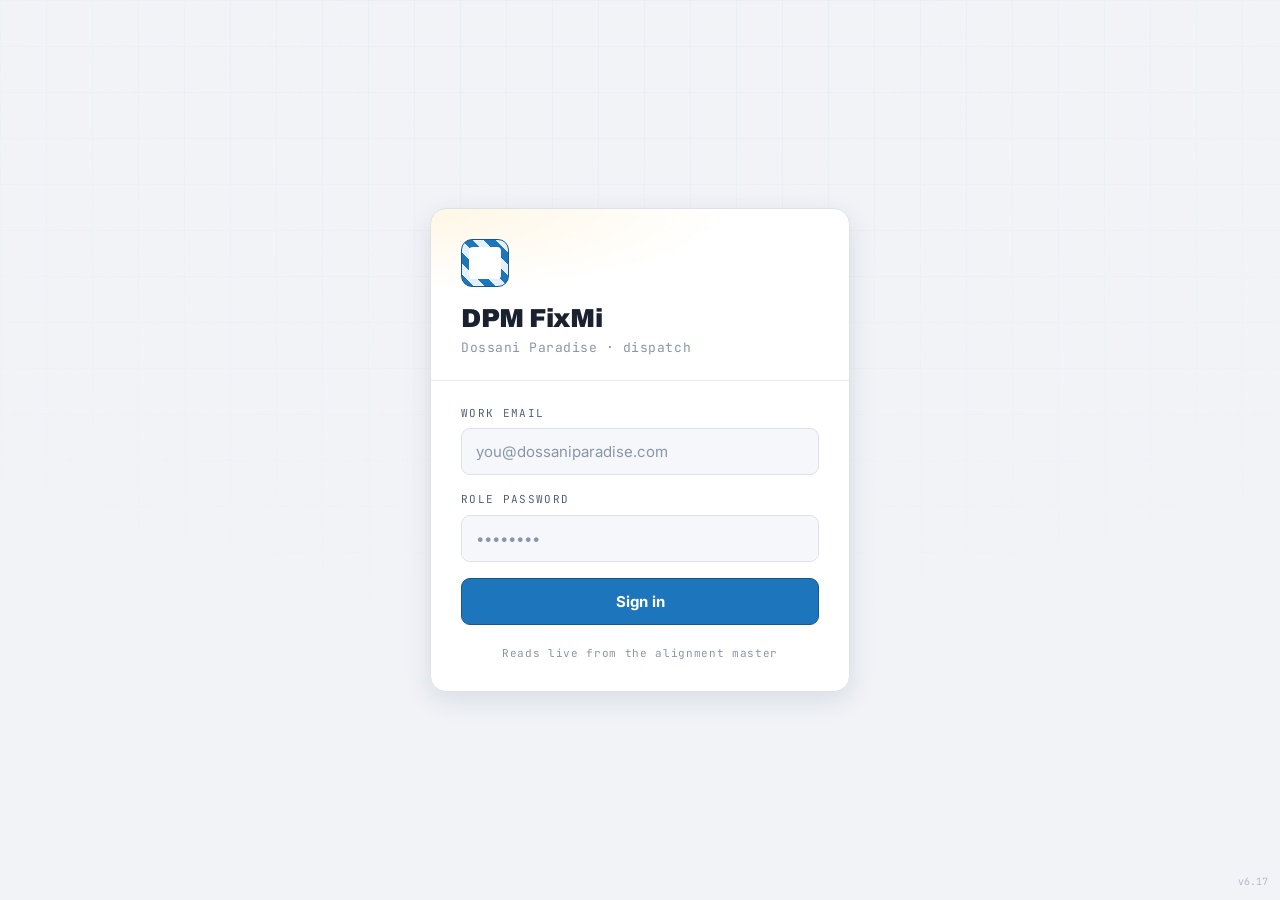
<file: index.html>
<!DOCTYPE html>
<html lang="en">
<head>
<meta charset="UTF-8">
<meta name="viewport" content="width=device-width, initial-scale=1.0, maximum-scale=1.0, user-scalable=no">
<!-- Discourage HTML caching so devices don't get stuck on old app versions.
     (The in-app version check below is the hard guarantee; these are hints.) -->
<meta http-equiv="Cache-Control" content="no-cache, no-store, must-revalidate">
<meta http-equiv="Pragma" content="no-cache">
<meta http-equiv="Expires" content="0">
<title>DPM FixMi</title>
<link rel="icon" type="image/png" href="favicon-96x96.png" sizes="96x96" />
<link rel="icon" type="image/svg+xml" href="favicon.svg" />
<link rel="shortcut icon" href="favicon.ico" />
<link rel="apple-touch-icon" sizes="180x180" href="apple-touch-icon.png" />
<meta name="apple-mobile-web-app-title" content="FixMi" />
<link rel="manifest" href="site.webmanifest" />
<link rel="preconnect" href="https://fonts.googleapis.com">
<link rel="preconnect" href="https://fonts.gstatic.com" crossorigin>
<!-- SheetJS is pulled on demand by the import tool, not on every page load -->
<link href="https://fonts.googleapis.com/css2?family=Archivo:wght@500;600;700;800;900&family=Inter:wght@400;500;600;700&family=JetBrains+Mono:wght@500;700&display=swap" rel="stylesheet">
<style>
:root{
  /* LIGHT MODE — slate/charcoal ink on light surfaces, amber accent preserved */
  --ground:#f1f3f7; --panel:#ffffff; --panel-2:#f5f7fa;
  --line:#dde2ea; --line-soft:#e8ecf2;
  --ink:#1a2230; --ink-mid:#51607a; --ink-dim:#8a96a8;
  --amber:#1d76bb; --amber-deep:#15588e; /* brand blue (wrench icon); var names kept for compatibility */
  --blue:#2563eb; --green:#059669; --red:#dc2626; --violet:#7c3aed; --cyan:#0891b2;
  --s-open:#dc2626; --s-assigned:#7c3aed; --s-progress:#1e3a8a; --s-waiting:#ea7317;
  --s-finished:#059669; --s-resolved:#047857; --s-closed:#8a96a8;
  --radius:10px; --radius-sm:7px; --shadow:0 8px 26px rgba(40,55,80,.12);
  --mono:'JetBrains Mono',ui-monospace,monospace;
  --disp:'Archivo',system-ui,sans-serif; --body:'Inter',system-ui,sans-serif;
}
*{box-sizing:border-box;-webkit-tap-highlight-color:transparent}
html,body{margin:0;padding:0}
body{background:var(--ground);color:var(--ink);font-family:var(--body);font-size:15px;line-height:1.5;-webkit-font-smoothing:antialiased;min-height:100vh}
body::before{content:"";position:fixed;inset:0;z-index:0;pointer-events:none;
  background-image:linear-gradient(var(--line-soft) 1px,transparent 1px),linear-gradient(90deg,var(--line-soft) 1px,transparent 1px);
  background-size:46px 46px;opacity:.6;mask-image:radial-gradient(ellipse 90% 70% at 50% 0%,#000 25%,transparent 100%)}
button{font-family:inherit;cursor:pointer}
input,select,textarea{font-family:inherit}
.hidden{display:none!important}
.mono{font-family:var(--mono)}

/* ===== REFERENCE BADGE SYSTEM (remove later: set SHOW_REF_TAGS=false) ===== */
.reftag{
  position:absolute;top:-7px;left:-7px;z-index:5;
  background:#ff2d7e;color:#fff;font-family:var(--mono);font-weight:700;
  font-size:9px;line-height:1;padding:2px 4px;border-radius:4px;
  pointer-events:none;letter-spacing:.02em;box-shadow:0 1px 3px rgba(0,0,0,.5);
  opacity:.92;white-space:nowrap;
}
[data-reftagged]{position:relative}
body.no-reftags .reftag{display:none}

/* ===== TOPBAR ===== */
.topbar{position:sticky;top:0;z-index:40;display:flex;align-items:center;gap:14px;padding:12px 18px;
  background:rgba(255,255,255,.85);backdrop-filter:blur(12px);border-bottom:1px solid var(--line)}
.brand{display:flex;align-items:center;gap:11px;min-width:0}
.brand-mark{width:34px;height:34px;border-radius:8px;flex-shrink:0;
  background:repeating-linear-gradient(45deg,var(--amber) 0 6px,#e3f0fa 6px 12px);border:1px solid var(--amber-deep);position:relative}
.brand-mark::after{content:"";position:absolute;inset:5px;border-radius:3px;background:var(--ground)}
.brand-name{font-family:var(--disp);font-weight:800;font-size:16px;letter-spacing:.02em;line-height:1.05}
.brand-sub{font-family:var(--mono);font-size:10px;color:var(--ink-dim);letter-spacing:.14em;text-transform:uppercase}
.topbar-spacer{flex:1}
.who{display:flex;flex-direction:column;align-items:flex-end;line-height:1.2;text-align:right;min-width:0}
.who-name{font-weight:600;font-size:13px;white-space:nowrap;overflow:hidden;text-overflow:ellipsis;max-width:42vw}
.who-role{font-family:var(--mono);font-size:10px;letter-spacing:.1em;text-transform:uppercase;color:var(--amber)}
.icon-btn{background:var(--panel-2);border:1px solid var(--line);color:var(--ink-mid);width:38px;height:38px;border-radius:9px;font-size:15px;display:grid;place-items:center;transition:.15s}
.icon-btn:hover{border-color:var(--amber);color:var(--amber)}

.wrap{position:relative;z-index:1;max-width:1180px;margin:0 auto;padding:22px 18px 90px}

/* ===== LOGIN ===== */
.login-stage{position:relative;z-index:1;min-height:100vh;display:grid;place-items:center;padding:24px}
.login-card{width:100%;max-width:420px;background:var(--panel);border:1px solid var(--line);border-radius:16px;box-shadow:var(--shadow);overflow:hidden}
.login-head{padding:30px 30px 22px;border-bottom:1px solid var(--line-soft);background:radial-gradient(120% 80% at 0% 0%,rgba(255,176,0,.10),transparent 60%)}
.login-mark{width:48px;height:48px;border-radius:11px;margin-bottom:18px;background:repeating-linear-gradient(45deg,var(--amber) 0 8px,#e3f0fa 8px 16px);border:1px solid var(--amber-deep);position:relative}
.login-mark::after{content:"";position:absolute;inset:7px;border-radius:4px;background:var(--panel)}
.login-title{font-family:var(--disp);font-weight:900;font-size:26px;letter-spacing:-.01em;line-height:1.05}
.login-tag{color:var(--ink-dim);font-size:13px;margin-top:6px;font-family:var(--mono);letter-spacing:.04em}
.login-body{padding:24px 30px 30px;display:flex;flex-direction:column;gap:16px}
.field{display:flex;flex-direction:column;gap:7px}
.label{font-family:var(--mono);font-size:11px;letter-spacing:.12em;text-transform:uppercase;color:var(--ink-mid)}
.input{background:var(--panel-2);border:1px solid var(--line);border-radius:9px;padding:13px 14px;color:var(--ink);font-size:15px;width:100%;transition:.15s}
.input:focus{outline:none;border-color:var(--amber);box-shadow:0 0 0 3px rgba(29,118,187,.14)}
.input::placeholder{color:var(--ink-dim)}
.btn{border:1px solid transparent;border-radius:9px;padding:13px 18px;font-weight:600;font-size:15px;display:inline-flex;align-items:center;justify-content:center;gap:8px;transition:.15s;white-space:nowrap;text-decoration:none}
.btn-primary{background:var(--amber);color:#fff;border-color:var(--amber-deep);font-weight:700}
.btn-primary:hover{background:#ffbe2e}
.btn-primary:disabled{opacity:.55;cursor:not-allowed}
.btn-ghost{background:var(--panel-2);color:var(--ink);border-color:var(--line)}
.btn-ghost:hover{border-color:var(--amber);color:var(--amber)}
.btn-danger{background:transparent;color:var(--red);border-color:rgba(248,113,113,.4)}
.btn-danger:hover{background:rgba(248,113,113,.12)}
.btn-sm{padding:8px 12px;font-size:13px;border-radius:7px}
.btn-block{width:100%}
.btn-block.fin{background:var(--green);border-color:#047857;color:#fff}
.btn-block.fin:hover{background:#047857}
.login-err{background:rgba(248,113,113,.1);border:1px solid rgba(248,113,113,.35);color:#fca5a5;border-radius:8px;padding:11px 13px;font-size:13px}
.login-foot{font-size:11px;color:var(--ink-dim);text-align:center;font-family:var(--mono);letter-spacing:.06em;padding-top:4px}

/* ===== PAGE HEAD / STATS / FILTERS ===== */
.page-head{display:flex;align-items:flex-end;justify-content:space-between;gap:16px;margin-bottom:20px;flex-wrap:wrap}
.page-title{font-family:var(--disp);font-weight:900;font-size:26px;letter-spacing:-.01em;line-height:1.05}
.page-meta{font-family:var(--mono);font-size:11px;color:var(--ink-dim);letter-spacing:.1em;text-transform:uppercase;margin-top:5px}
.head-actions{display:flex;gap:10px;flex-wrap:wrap}
/* ===== STATUS TILES (Open + Closed always; middle 6 expand) ===== */
.tiles-wrap{display:flex;align-items:stretch;gap:8px;margin-bottom:16px}
.tiles-wrap>.tile{flex:1 1 0;min-width:120px}
.tiles-exp{flex:0 0 auto;width:40px;border:2px dashed var(--line);background:var(--panel);border-radius:11px;display:flex;flex-direction:column;align-items:center;justify-content:center;gap:4px;cursor:pointer;transition:.15s;color:var(--ink-dim)}
.tiles-exp:hover{border-color:var(--amber);color:var(--amber)}
.exp-chevs{font-size:15px;font-weight:700;letter-spacing:-1px}
.exp-hint{font-family:var(--mono);font-size:8px;letter-spacing:.1em;text-transform:uppercase;writing-mode:vertical-rl}
.tiles-wrap.expanded .tiles-exp{display:none}
.tiles-mid{display:flex;gap:8px;overflow:hidden;max-width:0;opacity:0;transition:max-width .35s ease,opacity .25s ease}
.tiles-mid>.tile{flex:1 1 0;min-width:118px}
.tiles-wrap.expanded .tiles-mid{max-width:1400px;opacity:1}
.tile{background:var(--panel);border:2px solid var(--line);border-radius:11px;padding:11px 12px;text-align:center;transition:.13s;font-family:inherit;cursor:pointer;border-top:3px solid var(--tc)}
.tile:hover{border-color:var(--tc);transform:translateY(-1px)}
.tile.on{background:var(--tc);border-color:var(--tc)}
.tile-l{font-family:var(--mono);font-size:10px;font-weight:700;letter-spacing:.08em;color:var(--tc)}
.tile.on .tile-l{color:#fff}
.tile-n{font-family:var(--disp);font-weight:900;font-size:26px;line-height:1.1;color:var(--ink)}
.tile.on .tile-n{color:#fff}
.tile-s{font-size:9.5px;color:var(--ink-dim);margin-top:2px;line-height:1.25}
.tile.on .tile-s{color:rgba(255,255,255,.85)}
.tile.big{transform:scale(1.06);box-shadow:0 6px 20px rgba(40,55,80,.2);z-index:2}
.tile.big .tile-n{font-size:30px}
.board-controls{display:flex;gap:10px;flex-wrap:wrap;margin-bottom:14px;align-items:center}
.sort-select{max-width:210px}
@media(max-width:600px){.sort-select{max-width:none}}
.loc-select{max-width:300px;flex:0 1 auto}
.sp{position:relative;flex:1 1 220px;min-width:0}
.sp-native{position:absolute;opacity:0;pointer-events:none;width:1px;height:1px}
.sp-input{width:100%;padding-right:34px}
.sp-caret{position:absolute;right:8px;top:50%;transform:translateY(-50%);background:none;border:none;
  color:var(--ink-dim);font-size:13px;cursor:pointer;padding:4px 6px;line-height:1}
.sp-menu{display:none;position:absolute;z-index:70;left:0;right:0;top:calc(100% + 4px);max-height:260px;
  overflow-y:auto;-webkit-overflow-scrolling:touch;background:var(--panel);border:1px solid var(--line);
  border-radius:10px;box-shadow:0 10px 28px rgba(20,30,45,.18)}
.sp-menu.on{display:block}
.sp-opt{display:block;width:100%;text-align:left;background:none;border:none;padding:11px 13px;
  font-size:13.5px;color:var(--ink);cursor:pointer;border-bottom:1px solid var(--line)}
.sp-opt:last-child{border-bottom:none}
.sp-opt:hover{background:var(--panel-2)}
.sp-opt.cur{background:rgba(29,118,187,.10);font-weight:700}
.sp-none{padding:14px 13px;font-size:12.5px;color:var(--ink-dim)}
@media(max-width:600px){.sp{flex:1 1 100%}.sp-menu{max-height:min(320px,52vh)}.sp-opt{padding:13px;font-size:14px}}
.search{flex:1;min-width:160px}
.list-head{font-family:var(--disp);font-weight:800;font-size:18px;margin:0 0 12px}
.list-head .lh-n{color:var(--ink-dim);font-weight:600}
.bulk-bar{display:flex;align-items:center;gap:10px;flex-wrap:wrap;margin-bottom:14px;padding:10px 12px;background:var(--panel);border:1px solid var(--line);border-radius:10px}
.bulk-bar.active{background:#eaf3fb;border-color:var(--amber)}
.bulk-all{display:flex;align-items:center;gap:6px;font-size:13px;font-weight:600;cursor:pointer}
.bulk-count{font-family:var(--mono);font-size:12px;color:var(--ink-mid);margin-right:auto}
.row-chk{display:flex;align-items:center;padding-right:4px;cursor:pointer}
.row-chk input{width:18px;height:18px;cursor:pointer}
.row.row-selected{border-color:var(--amber);background:#eaf3fb}

/* ===== HORIZONTAL TICKET ROWS ===== */
.rows{display:flex;flex-direction:column;gap:8px}
.row{display:flex;align-items:center;gap:14px;background:var(--panel);border:1px solid var(--line);border-radius:10px;padding:12px 15px;cursor:pointer;transition:.12s}
.row:hover{border-color:var(--ink-dim);box-shadow:var(--shadow)}
.row.tinted{background:color-mix(in srgb,var(--rt) 7%,var(--panel));border-left:3px solid var(--rt)}
.row.tinted:hover{background:color-mix(in srgb,var(--rt) 12%,var(--panel))}
.row.row-prog{background:color-mix(in srgb,var(--blue) 10%,var(--panel));border-color:var(--blue);border-left:4px solid var(--blue)}
.row.row-prog:hover{background:color-mix(in srgb,var(--blue) 16%,var(--panel))}
.row.row-emerg{background:color-mix(in srgb,var(--red) 8%,var(--panel));border-color:var(--red);border-left:4px solid var(--red)}
.row.row-emerg:hover{background:color-mix(in srgb,var(--red) 14%,var(--panel))}
.r-dist{font-weight:600;color:var(--ink-mid)}
.loc-note{display:block;width:100%;text-align:left;font-size:12.5px;border-radius:9px;padding:9px 12px;margin:-4px 0 14px;border:1px solid var(--line)}
.loc-note.ok{background:color-mix(in srgb,var(--green) 8%,var(--panel));color:var(--green);border-color:color-mix(in srgb,var(--green) 30%,var(--line))}
.loc-note.ask{background:var(--panel-2);color:var(--amber-deep);border-color:color-mix(in srgb,var(--amber) 40%,var(--line));font-weight:600;cursor:pointer}
.loc-note.ask:hover{border-color:var(--amber);background:#eaf3fb}
.tl-card{background:var(--panel-2);border:1px solid var(--line);border-radius:12px;padding:14px;margin-bottom:12px}
.rp-empty{color:var(--ink-dim);font-size:13px;padding:18px;text-align:center;background:var(--panel-2);border-radius:10px}
.rp-head{font-weight:800;font-size:16px;margin-bottom:12px}
.rp-summary{display:flex;gap:8px;flex-wrap:wrap;margin-bottom:16px}
.rp-stat{flex:1;min-width:64px;background:var(--panel-2);border:1px solid var(--line);border-radius:10px;padding:10px 8px;text-align:center}
.rp-stat .rp-n{font-family:var(--disp);font-weight:800;font-size:22px;color:var(--amber-deep)}
.rp-stat .rp-l{font-size:10px;color:var(--ink-dim);text-transform:uppercase;letter-spacing:.05em;margin-top:2px}
.rp-map-wrap{border:1px solid var(--line);border-radius:12px;overflow:hidden;background:var(--panel-2)}
.rp-map{display:block;width:100%;height:auto}
.rp-stop:hover circle{fill:var(--amber)}
.rp-legend{display:flex;gap:14px;flex-wrap:wrap;padding:9px 12px;font-size:11px;color:var(--ink-mid);border-top:1px solid var(--line)}
.rp-legend i{display:inline-block;width:11px;height:11px;border-radius:50%;vertical-align:middle;margin-right:4px}
.rp-legend .lg-store{background:var(--amber-deep)}
.rp-legend .lg-ping{background:var(--blue);opacity:.55}
.rp-legend .lg-route{border-radius:0;height:3px;width:14px;background:var(--amber)}
.rp-timeline{display:flex;flex-direction:column;gap:2px}
.rp-row{display:flex;gap:12px;padding:10px 8px;border-radius:8px;align-items:flex-start}
.rp-row:hover{background:var(--panel-2)}
.rp-time{font-size:12px;color:var(--ink-dim);min-width:62px;padding-top:2px}
.rp-act{font-weight:700;font-size:13.5px}
.rp-store{font-size:12.5px;color:var(--ink-mid);margin-top:1px}
.rp-note{font-size:12.5px;color:var(--ink-dim);margin-top:3px;font-style:italic}
.tl-name{font-weight:700;font-size:15px;margin-bottom:9px}
.tl-none{color:var(--ink-dim);font-size:13px}
.tl-last{display:flex;align-items:center;justify-content:space-between;gap:10px;text-decoration:none;color:inherit;
  background:color-mix(in srgb,var(--blue) 8%,var(--panel));border:1px solid color-mix(in srgb,var(--blue) 30%,var(--line));border-radius:10px;padding:11px 13px}
.tl-last:hover{background:color-mix(in srgb,var(--blue) 14%,var(--panel))}
.tl-last-label{font-weight:700;font-size:13.5px;color:var(--blue)}
.tl-co{font-size:12px;color:var(--ink-mid);margin-top:3px}
.tl-when{font-size:11px;color:var(--ink-dim);margin-top:2px}
.tl-open{font-weight:700;color:var(--blue);white-space:nowrap}
.tl-hist-label{font-size:10px;letter-spacing:.08em;text-transform:uppercase;color:var(--ink-dim);margin:12px 0 6px;font-family:var(--mono)}
.tl-hist{display:flex;flex-direction:column;gap:2px}
.tl-ping{display:flex;align-items:center;gap:9px;text-decoration:none;color:inherit;padding:7px 4px;border-radius:7px}
.tl-ping:hover{background:var(--panel)}
.tl-dot2{width:7px;height:7px;border-radius:50%;background:var(--ink-dim);flex-shrink:0}
.tl-ping .tl-co{margin:0;flex:1}
.tl-ago{font-size:11px;color:var(--ink-dim);white-space:nowrap}
.loc-consent{text-align:center;padding:6px 4px}
.loc-consent .lc-ic{font-size:40px;margin-bottom:8px}
.loc-consent p{margin:6px 0;font-size:15px}
.loc-consent .lc-sub{font-size:13px;color:var(--ink-mid);line-height:1.5}
.row-main{flex:1;min-width:0}
.row-top{display:flex;align-items:center;gap:8px;margin-bottom:2px}
.row-store{font-weight:700;font-size:14px;white-space:nowrap;overflow:hidden;text-overflow:ellipsis}
.row-desc{color:var(--ink-mid);font-size:13.5px;white-space:nowrap;overflow:hidden;text-overflow:ellipsis;margin-bottom:4px}
.row-meta{display:flex;align-items:center;gap:7px;font-size:11px;color:var(--ink-dim);flex-wrap:wrap}
.r-id{color:var(--ink-dim);letter-spacing:.03em}
.r-sep{opacity:.5}
.r-pri{font-weight:700;text-transform:uppercase;font-size:10px;letter-spacing:.04em}
.r-pri.n{color:var(--green)}
.r-pri.u{color:#7a5b00;background:#ffd84d;padding:2px 7px;border-radius:4px;font-weight:700}
.r-pri.e{color:#fff;background:var(--red);padding:2px 7px;border-radius:4px;font-weight:700}
.row-right{flex:0 0 auto;display:flex;align-items:center}
.row-assign{display:flex;gap:8px;align-items:center}
.row-sel{padding:9px 11px;font-size:13px;min-width:150px}
.row-status{text-align:right;min-width:90px}
.rs-label{font-family:var(--mono);font-size:11px;font-weight:700;letter-spacing:.06em;text-transform:uppercase;color:var(--tc)}
.rs-who{font-size:12px;color:var(--ink);font-weight:600;margin-top:2px}
.rs-meta{font-size:11px;margin-top:3px;color:var(--ink-dim)}
.rs-meta.wait{color:var(--s-waiting);font-weight:600}
.rs-meta.prog{color:var(--s-progress);font-weight:700;font-family:var(--mono)}
/* below-row action bars (assigned/waiting/in-progress) */
.row-wrap{display:flex;flex-direction:column}
.row-bar{display:flex;align-items:center;justify-content:space-between;gap:12px;flex-wrap:wrap;
  background:#eef4ff;border:1px solid #d6e4ff;border-top:none;border-radius:0 0 10px 10px;
  margin-top:-1px;padding:9px 15px;font-size:13px;color:var(--ink-mid)}
.row-bar b{color:var(--ink)}
/* Long store names / descriptions must wrap, never widen the page. */
.row-main,.row-desc,.row-store,.rs-who,.v-name,.v-meta,.imp-desc{min-width:0;overflow-wrap:anywhere}
.row{min-width:0}
html,body{max-width:100%;overflow-x:hidden}
.rb-btns{display:flex;gap:7px;flex-wrap:wrap;align-items:center;justify-content:flex-end;flex:1 1 auto;min-width:0}
.row-bar>span:first-child{flex:0 1 auto;min-width:0}
/* the assign dropdown inside a row bar shouldn't hog the line or collapse */
.rb-btns .row-sel{flex:0 1 190px;min-width:130px}
.rb-btns .btn.tk-cur{opacity:1;border-color:var(--amber);background:rgba(29,118,187,.12);color:var(--amber-deep);font-weight:700;cursor:default}
.rb-none{font-size:12px;color:var(--ink-dim);font-style:italic}
.row-wrap .row{position:relative;z-index:1}
.row-wrap:has(.row-bar) .row{border-radius:10px 10px 0 0}
.contact-choose{display:flex;flex-direction:column;gap:10px}
.contact-note{font-size:12px;color:var(--ink-dim);background:var(--panel-2);border:1px solid var(--line-soft);border-radius:8px;padding:10px 12px;margin-top:14px}
.sbadge{font-family:var(--mono);font-size:10px;font-weight:700;letter-spacing:.08em;text-transform:uppercase;padding:4px 9px;border-radius:6px;display:inline-flex;align-items:center;gap:5px;white-space:nowrap}
.sbadge .dot{width:6px;height:6px;border-radius:50%;background:currentColor}

.empty{text-align:center;padding:54px 20px;color:var(--ink-dim);border:1px dashed var(--line);border-radius:14px;background:rgba(255,255,255,.01)}
.empty-mark{font-size:34px;margin-bottom:12px;opacity:.5}
.empty h3{font-family:var(--disp);font-weight:700;color:var(--ink-mid);margin:0 0 6px;font-size:18px}
.empty p{margin:0;font-size:14px}

/* manager hub */
.hub{display:grid;grid-template-columns:1fr 1fr;gap:14px;margin-bottom:24px}
.hub-btn{background:var(--panel);border:1px solid var(--line);border-radius:14px;padding:26px 22px;text-align:left;transition:.15s;display:flex;flex-direction:column;gap:8px}
.hub-btn:hover{border-color:var(--amber);transform:translateY(-2px);box-shadow:var(--shadow)}
.hub-btn .hb-ic{font-size:26px;margin-bottom:4px}
.hub-btn .hb-t{font-family:var(--disp);font-weight:800;font-size:17px}
.hub-btn .hb-d{font-size:13px;color:var(--ink-dim);line-height:1.4}
.hub-btn.accent{background:linear-gradient(135deg,rgba(29,118,187,.14),transparent 70%);border-color:var(--amber-deep)}
.inv-btn{background:linear-gradient(135deg,rgba(29,118,187,.10),transparent 70%);border-color:var(--amber-deep)}
.inv-frac{font-family:var(--mono);font-size:13px;color:var(--amber-deep);margin-left:6px}
.inv-bar{height:6px;border-radius:99px;background:var(--panel-2);border:1px solid var(--line);overflow:hidden;margin-top:8px}
.inv-bar.sm{height:5px;margin-top:6px}
.inv-fill{height:100%;background:linear-gradient(90deg,var(--amber),var(--amber-deep));border-radius:99px;transition:width .25s}
.inv-row{display:flex;align-items:center;gap:12px;width:100%;text-align:left;background:var(--panel);border:1px solid var(--line);
  border-radius:11px;padding:12px 13px;margin-bottom:8px;cursor:pointer}
.inv-row:hover{border-color:var(--amber)}
.inv-name{font-weight:700;font-size:14px}
.inv-count{font-family:var(--mono);font-size:12px;color:var(--ink-dim);white-space:nowrap}
.inv-count.full{color:var(--green,#16a34a);font-weight:700}
.inv-head{background:var(--panel-2);border:1px solid var(--line);border-radius:10px;padding:11px 13px;margin-bottom:12px;font-size:13.5px}
.inv-item{display:flex;align-items:center;gap:11px;padding:9px 4px;border-bottom:1px solid var(--line)}
.inv-thumb{width:52px;height:52px;border-radius:9px;border:1px solid var(--line);background:var(--panel-2);position:relative;
  display:grid;place-items:center;overflow:hidden;flex-shrink:0}
.inv-thumb img{width:100%;height:100%;object-fit:cover;cursor:pointer}
.inv-thumbs{display:flex;gap:5px;flex-shrink:0;flex-wrap:wrap;max-width:172px}
/* The remove badge sits INSIDE the photo's corner — .inv-thumb clips its
   overflow (rounded corners), so anything poking outside gets cut off.
   The ::after pseudo expands the touch target to ~36px without growing the
   visible button. */
.inv-ph-x{position:absolute;top:3px;right:3px;width:22px;height:22px;border:none;border-radius:6px;
  background:rgba(12,18,28,.62);color:#fff;font-size:11px;font-weight:700;line-height:1;
  display:grid;place-items:center;padding:0;z-index:2;cursor:pointer}
.inv-ph-x::after{content:"";position:absolute;inset:-7px}
.inv-ph-x:active{background:var(--red)}
.inv-na{font-size:11px;font-weight:800;color:var(--ink-dim);letter-spacing:.04em}
.inv-todo{color:var(--ink-dim)}
.inv-label{font-weight:600;font-size:13.5px}
.inv-by{font-size:11px;color:var(--ink-dim);margin-top:2px}
.inv-acts{display:flex;gap:6px;flex-shrink:0;flex-wrap:wrap;justify-content:flex-end}
.inv-item.done .inv-thumb{border-color:var(--green,#16a34a)}
.inv-item.na .inv-thumb{background:var(--panel);border-style:dashed}
.inv-item.rej .inv-thumb{border-color:var(--red);background:rgba(248,113,113,.08)}
.inv-item.rej .inv-todo{color:var(--red);font-weight:800}
.inv-rej{font-size:11.5px;color:var(--red);background:rgba(248,113,113,.08);border-left:3px solid var(--red);
  border-radius:5px;padding:6px 9px;margin-top:5px;line-height:1.45}
.inv-rej b{display:block;font-size:10px;text-transform:uppercase;letter-spacing:.05em;margin-bottom:2px}
.inv-row.full{border-color:var(--green)}
/* Slim inventory strip on the Overwatch panel (map/list views) */
.inv-ow{display:flex;align-items:center;gap:10px;width:100%;margin:0 0 14px;padding:10px 14px;background:var(--panel);
  border:1px solid var(--line);border-radius:var(--radius-sm);font-size:13px;font-weight:700;color:var(--ink);text-align:left;transition:.13s}
.inv-ow:hover{border-color:var(--amber)}
/* Completed state: the inventory message shrinks to one green success line */
.inv-success{display:flex;align-items:center;justify-content:center;gap:8px;width:100%;padding:9px 13px;font-size:13px;font-weight:700;
  color:var(--green);background:rgba(5,150,105,.08);border:1px solid var(--green);border-radius:var(--radius-sm);text-align:center}
button.inv-success:hover{background:rgba(5,150,105,.14)}
@media(max-width:600px){
  .inv-item{flex-wrap:wrap}
  .inv-acts{width:100%;justify-content:stretch}
  .inv-acts .btn{flex:1;min-height:42px}
  /* Bigger touch surfaces on phones */
  .inv-thumb{width:60px;height:60px}
  .inv-thumbs{max-width:200px}
  .inv-ph-x{width:26px;height:26px;font-size:12px}
  .preview-strip img{width:64px;height:64px}
  .preview-strip .pv-x{width:27px;height:27px;font-size:12px}
  .preview-strip .pv-retry{height:34px;font-size:13px}
  .x-btn{width:40px;height:40px}
  .btn-sm{min-height:40px}
  .cmt-actions .btn{min-height:42px}
  .cmt-actions .btn-primary{flex:1}
  .ow-tab{min-height:40px}
  .inv-ow{min-height:44px}
  .inv-success{min-height:42px}
  .thumb{width:80px;height:80px}
  .cmt-photos .thumb{width:64px;height:64px}
}
.store-grid{display:grid;grid-template-columns:repeat(auto-fill,minmax(150px,1fr));gap:12px}
.store-tile{display:flex;flex-direction:column;justify-content:space-between;gap:14px;min-height:120px;text-align:left;
  background:var(--panel);border:1px solid var(--line);border-radius:14px;padding:16px;transition:.15s;cursor:pointer}
.store-tile:hover{border-color:var(--amber);transform:translateY(-2px);box-shadow:var(--shadow)}
.store-tile.has-open{border-left:4px solid var(--amber)}
.store-tile .st-top{display:flex;flex-direction:column;gap:3px}
.store-tile .st-name{font-weight:700;font-size:15px;line-height:1.25}
.store-tile .st-num{font-size:11px;color:var(--ink-dim)}
.store-tile .st-foot{display:flex;align-items:baseline;gap:9px}
.store-tile .st-count{font-family:var(--disp);font-weight:800;font-size:30px;line-height:1;color:var(--ink-dim)}
.store-tile.has-open .st-count{color:var(--amber-deep)}
.store-tile .st-sub{font-size:12px;color:var(--ink-dim)}
.back-link{background:none;border:none;color:var(--ink-dim);font-size:13px;font-weight:600;padding:0 0 6px;cursor:pointer}
.back-link:hover{color:var(--amber-deep)}

/* ===== MODAL ===== */
.overlay{position:fixed;inset:0;z-index:60;background:rgba(26,34,48,.45);backdrop-filter:blur(4px);display:flex;align-items:flex-end;justify-content:center;opacity:0;pointer-events:none;transition:.2s;padding:48px 14px 14px}
.overlay.on{opacity:1;pointer-events:auto}
@media(min-width:640px){.overlay{align-items:center;padding:40px 24px}}
.overlay.wide .sheet{max-width:min(900px,100%)}
/* Tall mode — for long forms like the import reviewer. Fills the viewport and
   keeps the action row pinned so you never scroll or zoom to find the buttons. */
.overlay.tall{padding:14px}
.overlay.tall .sheet{max-width:820px;height:calc(100vh - 28px);max-height:none;display:flex;flex-direction:column;overflow:hidden}
.overlay.tall .sheet-head{flex:0 0 auto}
.overlay.tall .sheet-body{flex:1 1 auto;overflow-y:auto;-webkit-overflow-scrolling:touch}
.imp-actions{position:sticky;bottom:0;background:var(--panel);border-top:1px solid var(--line);
  padding:12px 0 4px;margin-top:16px;display:flex;gap:9px;z-index:3}
@media(max-width:639px){
  .overlay.tall{padding:0}
  .overlay.tall .sheet{height:100vh;border-radius:0}
  .imp-fields{grid-template-columns:1fr}
}
/* two-column field grid so the form fits without endless scrolling */
.imp-fields{display:grid;grid-template-columns:1fr 1fr;gap:12px;margin-top:12px}
.imp-fields .full{grid-column:1/-1}
.sheet{position:relative;background:var(--panel);border:1px solid var(--line);width:100%;max-width:520px;max-height:calc(100vh - 96px);overflow-y:auto;border-radius:18px;transform:translateY(20px);transition:.25s;box-shadow:var(--shadow)}
@media(max-width:639px){.sheet{max-height:calc(100vh - 62px)}}
.overlay.on .sheet{transform:translateY(0)}
.x-float{position:absolute;top:14px;right:14px;z-index:5}
.sheet-head:has(.x-btn){padding-right:20px}
.sheet-head{position:sticky;top:0;z-index:2;background:var(--panel);display:flex;align-items:center;gap:12px;padding:18px 20px;border-bottom:1px solid var(--line-soft)}
.sheet-head h2{font-family:var(--disp);font-weight:800;font-size:19px;margin:0;flex:1}
.sheet-body{padding:20px}
.sheet-foot{position:sticky;bottom:0;background:var(--panel);border-top:1px solid var(--line-soft);padding:14px 20px;display:flex;gap:10px}
.x-btn{background:var(--panel-2);border:1px solid var(--line);color:var(--ink-mid);width:34px;height:34px;border-radius:8px;font-size:16px;display:grid;place-items:center}
.x-btn:hover{color:var(--ink)}
.detail-row{display:flex;justify-content:space-between;gap:14px;padding:11px 0;border-bottom:1px solid var(--line-soft);font-size:14px}
.detail-row .k{color:var(--ink-dim);font-family:var(--mono);font-size:11px;letter-spacing:.08em;text-transform:uppercase;white-space:nowrap;padding-top:2px}
.detail-row .v{text-align:right;color:var(--ink)}
.close-note{background:var(--panel-2);border-left:3px solid var(--ink-dim);border-radius:6px;padding:9px 12px;
  margin:0 0 16px;font-size:13px;color:var(--ink-mid);line-height:1.5;white-space:pre-wrap}
.close-note b{display:block;font-size:10px;text-transform:uppercase;letter-spacing:.05em;color:var(--ink-dim);margin-bottom:3px}
.detail-desc{background:var(--panel-2);border:1px solid var(--line-soft);border-radius:9px;padding:13px 15px;font-size:14px;color:var(--ink-mid);line-height:1.55;margin:4px 0 16px}
.photo-grid{display:flex;gap:8px;flex-wrap:wrap;margin:6px 0 18px}
.photo-grid img{width:84px;height:84px;border-radius:9px;object-fit:cover;border:1px solid var(--line);cursor:pointer}
.detail-store{display:flex;align-items:center;justify-content:space-between;gap:10px;flex-wrap:wrap}
.gps-btn{flex-shrink:0;text-decoration:none}
.thumb-grid{display:flex;gap:8px;flex-wrap:wrap;margin:8px 0 16px}
.thumb{width:72px;height:72px;border-radius:9px;overflow:hidden;border:1px solid var(--line);background:var(--panel-2);display:block;flex-shrink:0;padding:0;cursor:pointer}
.thumb img{width:100%;height:100%;object-fit:cover;display:block}
.photo-overlay{z-index:80;align-items:center;padding:32px 16px;background:rgba(15,20,30,.82)}
@media(min-width:640px){.photo-overlay{padding:48px}}
.photo-lightbox{position:relative;max-width:min(960px,96vw);max-height:90vh;display:flex}
.photo-lightbox img{max-width:100%;max-height:90vh;width:auto;height:auto;object-fit:contain;border-radius:12px;box-shadow:0 12px 48px rgba(0,0,0,.5)}
.photo-lightbox .x-float{top:-6px;right:-6px;background:var(--panel);border:1px solid var(--line)}
.bulk-prog{padding:6px 2px 2px}
.bp-count{font-family:var(--disp,var(--mono));font-weight:800;font-size:26px;text-align:center;margin-bottom:12px}
.bp-track{height:12px;border-radius:99px;background:var(--panel-2);border:1px solid var(--line);overflow:hidden}
.bp-fill{height:100%;background:linear-gradient(90deg,var(--amber),var(--amber-deep));border-radius:99px;transition:width .25s ease}
.bp-note{font-size:12.5px;color:var(--ink-dim);text-align:center;margin-top:10px}
.timeline{margin:6px 0 4px;padding-left:4px}
.tl-item{display:flex;gap:11px;padding:8px 0;font-size:13px}
.tl-dot{width:9px;height:9px;border-radius:50%;background:var(--amber);margin-top:5px;flex-shrink:0;box-shadow:0 0 0 3px rgba(255,176,0,.15)}
.tl-c .tl-act{font-weight:600;color:var(--ink)}
.tl-c .tl-meta{color:var(--ink-dim);font-size:11px;font-family:var(--mono);margin-top:2px}
.tl-c .tl-note{color:var(--ink-mid);font-size:13px;margin-top:3px}
.comments{display:flex;flex-direction:column;gap:9px;margin:4px 0 12px}
.cmt{background:var(--panel-2);border:1px solid var(--line-soft);border-radius:9px;padding:10px 12px}
.cmt-head{display:flex;align-items:baseline;gap:8px;margin-bottom:4px;flex-wrap:wrap}
.cmt-who{font-weight:700;font-size:13px}
.cmt-role{font-family:var(--mono);font-size:9px;letter-spacing:.08em;text-transform:uppercase;color:var(--amber);background:rgba(29,118,187,.12);padding:2px 6px;border-radius:4px}
.cmt-time{font-size:10px;color:var(--ink-dim);margin-left:auto}
.cmt-body{font-size:13.5px;color:var(--ink-mid);line-height:1.5;white-space:pre-wrap;word-break:break-word}
.comment-add{display:flex;flex-direction:column;gap:8px;margin-bottom:8px}
.cmt-actions{display:flex;justify-content:flex-end;gap:8px}
.cmt-photos{display:flex;gap:6px;flex-wrap:wrap;margin-top:8px}
.cmt-photos .thumb{width:54px;height:54px;border-radius:8px;overflow:hidden;border:1px solid var(--line);padding:0;background:none}
.cmt-photos .thumb img{width:100%;height:100%;object-fit:cover;display:block}
.section-label{font-family:var(--mono);font-size:11px;letter-spacing:.12em;text-transform:uppercase;color:var(--ink-dim);margin:20px 0 10px;display:flex;align-items:center;gap:8px}
.section-label .ln{flex:1;height:1px;background:var(--line-soft)}
.status-grid{display:grid;grid-template-columns:repeat(auto-fill,minmax(120px,1fr));gap:8px;margin-bottom:6px}
.status-opt{border:1px solid var(--line);background:var(--panel-2);border-radius:8px;padding:10px;font-size:12px;font-weight:600;display:flex;align-items:center;gap:7px;transition:.13s;text-align:left}
.status-opt:hover{border-color:var(--ink-dim)}
.status-opt.cur{border-color:var(--amber);background:rgba(29,118,187,.08)}
.status-opt .dot{width:8px;height:8px;border-radius:50%;flex-shrink:0}
.upload-zone{border:1.5px dashed var(--line);border-radius:11px;padding:18px;text-align:center;color:var(--ink-dim);transition:.15s;cursor:pointer;background:var(--panel-2)}
.other-job{background:var(--panel-2);border:1px solid var(--line);border-radius:10px;padding:12px 14px;border-left:3px solid var(--s-progress)}
.other-job .oj-store{font-weight:700;font-size:14px}
.other-job .oj-desc{font-size:13px;color:var(--ink-mid);margin-top:2px}
.other-job .oj-meta{font-size:11px;color:var(--s-progress);margin-top:6px}
.wait-chips{display:flex;flex-wrap:wrap;gap:8px}
.wait-chip{border:1px solid var(--line);background:var(--panel-2);color:var(--ink-mid);border-radius:999px;padding:9px 14px;font-size:13px;font-weight:600;transition:.13s;min-height:40px}
.wait-chip:hover{border-color:var(--ink-dim)}
.wait-chip.on{border-color:var(--amber);background:rgba(29,118,187,.12);color:var(--amber-deep)}
.ow-toggle{display:flex;gap:6px;background:var(--panel-2);border:1px solid var(--line);border-radius:10px;padding:4px;margin-bottom:16px;width:fit-content}
.ow-tab{border:none;background:none;color:var(--ink-mid);font-size:13px;font-weight:600;padding:8px 16px;border-radius:7px;cursor:pointer;min-height:38px}
.ow-tab:hover{color:var(--ink)}
.ow-tab.on{background:var(--amber);color:#fff}
.ow-tip{position:absolute;z-index:5;pointer-events:none;opacity:0;transition:opacity .12s;
  background:var(--panel);border:1px solid var(--line);border-radius:9px;padding:9px 11px;
  box-shadow:0 6px 20px rgba(20,30,45,.16);max-width:230px}
.ow-tip.on{opacity:1;pointer-events:auto}
.ow-tip .owt-name{font-weight:700;font-size:13px;line-height:1.25}
.ow-tip .owt-sub{font-size:12px;color:var(--ink-mid);margin-top:2px}
.ow-dot{cursor:pointer}
.ow-dot.on circle{transition:r .12s}
.ow-dot:hover circle{stroke:var(--ink);stroke-width:2.2}
.v-area{font-size:11.5px;color:var(--amber-deep);margin-top:4px;font-weight:600}
.v-area.none{color:var(--ink-dim);font-weight:400}
.v-notes{font-size:12px;color:var(--ink-mid);margin-top:5px;white-space:pre-wrap;
  background:var(--panel-2);border-left:3px solid var(--line);border-radius:5px;padding:6px 9px}
.ow-leaflet{display:none;width:100%;height:460px;border-radius:14px 14px 0 0;z-index:1}
.zm-wrap{background:none;border:none}
.zm-pin{border-radius:50%;border:2px solid #fff;box-shadow:0 1px 4px rgba(0,0,0,.4);display:grid;place-items:center;cursor:pointer}
.zm-pin.on span{color:#fff;font-weight:800;font-size:12px;text-shadow:0 1px 2px rgba(0,0,0,.45)}
.leaflet-container{font:inherit}
@media(max-width:600px){.ow-leaflet{height:380px}}
.ow-map-wrap{position:relative;border:1px solid var(--line);border-radius:14px;overflow:hidden;background:var(--panel-2)}
.ow-map{display:block;width:100%;height:auto}
.ow-dot{cursor:pointer}
.ow-dot:hover circle{stroke:var(--ink);stroke-width:2.5}
.ow-legend{display:flex;flex-direction:column;gap:1px;padding:10px 12px;border-top:1px solid var(--line);background:var(--panel)}
.ow-leg-row{display:flex;align-items:center;gap:9px;font-size:12.5px;padding:4px 2px}
.ow-leg-row i{width:11px;height:11px;border-radius:50%;flex-shrink:0}
.ow-leg-name{font-weight:600;flex:1;min-width:0;overflow:hidden;text-overflow:ellipsis;white-space:nowrap}
.ow-leg-n{font-weight:700;color:var(--ink)}
.ow-leg-s{color:var(--ink-dim);font-size:11px;min-width:64px;text-align:right}
.ow-unmapped{margin-top:14px;font-size:12.5px;color:var(--ink-mid);background:var(--panel-2);border:1px solid var(--line);border-radius:10px;padding:12px}
.ow-um{background:var(--panel);border:1px solid var(--line);border-radius:999px;padding:5px 11px;margin:5px 5px 0 0;font-size:12px;cursor:pointer}
.ow-um:hover{border-color:var(--amber);color:var(--amber-deep)}
@media(max-width:600px){.ow-toggle{width:100%}.ow-tab{flex:1;padding:8px 6px}.ow-leg-s{display:none}}
.v-dot{width:12px;height:12px;border-radius:50%;flex-shrink:0;margin-right:2px;box-shadow:0 0 0 1px rgba(0,0,0,.12)}
.v-tag{font-size:9.5px;letter-spacing:.06em;text-transform:uppercase;background:var(--panel-2);border:1px solid var(--line);
  color:var(--ink-dim);border-radius:99px;padding:2px 7px;font-weight:700;vertical-align:middle;margin-left:5px}
.sw-row{display:flex;gap:8px;flex-wrap:wrap}
.sw{width:32px;height:32px;border-radius:50%;border:3px solid transparent;cursor:pointer;padding:0;box-shadow:0 0 0 1px rgba(0,0,0,.15)}
.sw.on{border-color:var(--ink);transform:scale(1.08)}
.imp-summary{display:flex;gap:8px;flex-wrap:wrap;margin-bottom:4px}
.imp-err{background:rgba(248,113,113,.1);border:1px solid var(--red);color:var(--red);border-radius:9px;padding:12px 14px;font-size:13.5px}
.imp-warnbox{background:#fff7e6;border:1px solid var(--amber);border-radius:9px;padding:10px 13px;font-size:13px;margin-top:12px;color:var(--amber-deep);font-weight:600}
.imp-map{display:flex;align-items:center;gap:10px;margin-bottom:8px}
.imp-map .imp-owl{font-family:var(--mono);font-size:12.5px;background:var(--panel-2);border:1px solid var(--line);border-radius:6px;padding:6px 10px;white-space:nowrap}
.imp-map .imp-arrow{color:var(--ink-dim)}
.imp-map select{flex:1}
.imp-list{display:flex;flex-direction:column;gap:8px;max-height:46vh;overflow-y:auto;padding-right:2px}
.imp-card{display:flex;gap:10px;border:1px solid var(--line);border-radius:10px;padding:11px 12px;background:var(--panel)}
.imp-card.off{opacity:.45;background:var(--panel-2)}
.imp-chk input{width:18px;height:18px;cursor:pointer}
.imp-body{flex:1;min-width:0}
.imp-top{display:flex;align-items:center;gap:8px;flex-wrap:wrap;margin-bottom:3px}
.imp-desc{font-size:13.5px;color:var(--ink);line-height:1.4}
.imp-meta{font-size:11px;color:var(--ink-dim);margin-top:5px}
.imp-note{font-size:12px;color:var(--ink-mid);margin-top:6px;background:var(--panel-2);border-left:3px solid var(--line);border-radius:5px;padding:6px 9px}
.imp-ok{font-size:10px;font-weight:700;text-transform:uppercase;letter-spacing:.05em;background:rgba(22,163,74,.14);color:var(--green,#16a34a);border-radius:99px;padding:3px 8px}
.imp-extra{background:var(--panel-2);border:1px solid var(--line);border-radius:9px;padding:9px 11px;margin-top:12px;font-size:11.5px;color:var(--ink-mid);display:flex;flex-wrap:wrap;gap:4px 12px}
.imp-extra b{width:100%;color:var(--ink);font-size:11px;text-transform:uppercase;letter-spacing:.05em}
.imp-step-head{background:var(--panel-2);border:1px solid var(--line);border-radius:10px;padding:12px 14px}
.imp-done{text-align:center;padding:26px 16px}
.imp-done-ic{font-size:42px;color:var(--green,#16a34a)}
.imp-done h3{margin:6px 0 4px}
.imp-done p{color:var(--ink-dim);font-size:13px;margin:0}
.imp-bad{font-size:10px;font-weight:700;text-transform:uppercase;letter-spacing:.05em;background:rgba(248,113,113,.14);color:var(--red);border-radius:99px;padding:3px 8px}
.imp-warn{font-size:10px;font-weight:700;text-transform:uppercase;letter-spacing:.05em;background:rgba(245,158,11,.16);color:var(--amber-deep);border-radius:99px;padding:3px 8px}
.cr-hero{display:flex;align-items:center;gap:16px;background:var(--panel-2);border:1px solid var(--line);border-radius:12px;padding:16px 18px}
.cr-big{font-family:var(--disp);font-weight:800;font-size:52px;line-height:1;color:var(--amber-deep)}
.cr-sub{font-size:13.5px;color:var(--ink-mid);line-height:1.5}
.cr-sub .mono{font-size:11.5px;color:var(--ink-dim)}
.cr-click{width:100%;text-align:left;background:none;border:none;padding:0;cursor:pointer}
.cr-click:hover .cr-bar{filter:brightness(1.12)}
.cr-click:hover .cr-label{color:var(--amber-deep);font-weight:600}
.cr-back{background:none;border:none;color:var(--ink-dim);font-size:12.5px;font-weight:600;cursor:pointer;padding:0 0 8px}
.cr-back:hover{color:var(--amber-deep)}
.cr-top{font-size:12.5px;color:var(--ink-mid);background:var(--panel-2);border:1px solid var(--line);
  border-radius:8px;padding:7px 11px;margin:10px 0 4px}
.cr-of{font-size:26px;color:var(--ink-dim);font-weight:700;margin-left:4px}
.cr-ratio{margin-top:10px}
.cr-ratio-bar{height:8px;border-radius:99px;background:var(--panel-2);border:1px solid var(--line);overflow:hidden}
.cr-ratio-fill{height:100%;background:linear-gradient(90deg,var(--amber),var(--amber-deep));border-radius:99px;transition:width .3s}
.cr-ratio-txt{font-size:12px;color:var(--ink-mid);margin-top:6px}
.cr-tix{display:flex;flex-direction:column;gap:8px}
.cr-tix-row{background:var(--panel-2);border:1px solid var(--line);border-radius:9px;padding:10px 12px}
.cr-tix-top{display:flex;align-items:center;gap:8px;flex-wrap:wrap;margin-bottom:4px}
.cr-tix-store{font-weight:700;font-size:12.5px}
.cr-tix-when{font-size:11px;color:var(--ink-dim);margin-left:auto}
.cr-tix-desc{font-size:13.5px;color:var(--ink);line-height:1.45;overflow-wrap:anywhere}
.cr-tix-meta{font-size:10.5px;color:var(--ink-dim);margin-top:4px}
.cr-tix-note{font-size:12px;color:var(--ink-mid);font-style:italic;margin-top:6px;
  border-left:3px solid var(--line);padding-left:8px;overflow-wrap:anywhere}
.cr-click{width:100%;text-align:left;background:none;border:none;padding:0;cursor:pointer}
.cr-click:hover .cr-bar{filter:brightness(1.12)}
.cr-click:hover .cr-label{color:var(--amber-deep);font-weight:600}
.cr-back{background:none;border:none;color:var(--ink-dim);font-size:12.5px;font-weight:600;cursor:pointer;padding:0 0 8px}
.cr-back:hover{color:var(--amber-deep)}
.cr-hint{font-size:11.5px;color:var(--ink-dim);margin:6px 0 8px}
.cr-chart{display:flex;flex-direction:column;gap:7px}
.cr-row{display:grid;grid-template-columns:120px 1fr 34px;align-items:center;gap:10px}
.cr-label{font-size:12.5px;color:var(--ink);text-align:right;overflow-wrap:anywhere}
.cr-track{height:22px;background:var(--panel-2);border:1px solid var(--line);border-radius:6px;overflow:hidden}
.cr-bar{height:100%;background:linear-gradient(90deg,var(--amber),var(--amber-deep));border-radius:5px;transition:width .3s}
.cr-n{font-family:var(--mono);font-size:12.5px;font-weight:700;color:var(--ink-mid)}
@media(max-width:600px){.cr-row{grid-template-columns:92px 1fr 30px;gap:7px}.cr-big{font-size:44px}}
.ce-tabs{display:flex;gap:6px;flex-wrap:wrap}
.ce-tab{border:1px solid var(--line);background:var(--panel-2);border-radius:99px;padding:7px 13px;font-size:12.5px;font-weight:600;cursor:pointer;color:var(--ink-mid)}
.ce-tab.on{background:var(--amber);border-color:var(--amber-deep);color:#fff}
.ce-cat{border:1px solid var(--line);border-radius:10px;margin-bottom:8px;background:var(--panel)}
.ce-head{display:flex;align-items:center;gap:8px;padding:9px 10px}
.ce-toggle{background:none;border:none;font-size:15px;color:var(--ink-dim);cursor:pointer;width:22px;flex-shrink:0}
.ce-count{font-family:var(--mono);font-size:11px;color:var(--ink-dim);background:var(--panel-2);border-radius:99px;padding:3px 8px;flex-shrink:0}
.ce-subs{border-top:1px solid var(--line);padding:10px 10px 10px 34px;background:var(--panel-2)}
.ce-sub{display:flex;gap:7px;align-items:center;margin-bottom:6px}
.ce-none{font-size:12px;color:var(--ink-dim);margin-bottom:8px}
.vmap{width:100%;height:400px;border-radius:12px;border:1px solid var(--line);z-index:1}
.vm-row{display:flex;align-items:center;gap:10px;padding:9px 4px;border-bottom:1px solid var(--line);cursor:pointer}
.vm-row:hover{background:var(--panel-2)}
@media(max-width:600px){.vmap{height:300px}}
.vd-row{display:flex;align-items:center;gap:10px;margin-bottom:7px}
.vd-row .vd-name{flex:1;font-size:13.5px}
.vd-row select{width:130px}
.cat-row{display:flex;gap:8px;align-items:center;margin-bottom:7px}
.cat-row .cat-label{flex:1}
.tech-pick{display:flex;align-items:center;gap:11px;text-align:left;padding:12px 13px}
.tech-pick .tp-dot{width:13px;height:13px;border-radius:50%;flex-shrink:0;box-shadow:0 0 0 1px rgba(0,0,0,.12)}
.tech-pick .tp-body{display:flex;flex-direction:column;gap:2px;min-width:0}
.tech-pick .tp-body span{font-size:12px;color:var(--ink-dim);font-weight:400}
.div-group{margin-bottom:14px}
.div-head{font-size:10px;font-weight:800;letter-spacing:.08em;text-transform:uppercase;color:var(--ink-dim);
  margin-bottom:7px;padding-bottom:4px;border-bottom:1px solid var(--line)}
.vcat-block{border:1px solid var(--line);border-radius:9px;padding:8px 9px;background:var(--panel)}
.vcat-more{background:none;border:none;color:var(--amber-deep);font-size:11.5px;font-weight:600;cursor:pointer;padding:4px 0 0 26px;display:block}
.vcat-subs{display:none;padding:6px 0 2px 22px;gap:5px;flex-direction:column}
.vcat-subs.open{display:flex}
.cat-chk.sub{padding:6px 9px;font-size:12.5px;min-height:32px}
.cat-grid{display:grid;grid-template-columns:repeat(auto-fill,minmax(118px,1fr));gap:7px}
.cat-chk{display:flex;align-items:center;gap:7px;padding:9px 10px;border:1px solid var(--line);border-radius:8px;background:var(--panel-2);font-size:13px;cursor:pointer;min-height:40px}
.cat-chk:hover{border-color:var(--amber)}
.cat-chk input{width:17px;height:17px;flex-shrink:0;cursor:pointer}
.cat-chk:has(input:checked){border-color:var(--amber);background:rgba(29,118,187,.10);font-weight:600}
.cat-legacy{margin-top:9px;font-size:12px;color:var(--ink-mid);background:var(--panel-2);border-left:3px solid var(--amber);border-radius:6px;padding:8px 10px}
.upload-zone:hover{border-color:var(--amber);color:var(--amber)}
.upload-zone .uz-ic{font-size:24px;margin-bottom:6px}
.upload-zone .uz-t{font-size:13px;font-weight:600}
.upload-zone .uz-h{font-size:11px;margin-top:3px;font-family:var(--mono)}
.preview-strip{display:flex;gap:9px;flex-wrap:wrap;margin-top:11px;padding-top:6px}
.preview-strip .pv{position:relative}
.preview-strip img{width:56px;height:56px;border-radius:8px;object-fit:cover;border:1px solid var(--line)}
.preview-strip .pv-x{position:absolute;top:-7px;right:-7px;background:var(--red);color:#fff;border:2px solid var(--panel);border-radius:50%;
  width:24px;height:24px;font-size:11px;font-weight:700;line-height:1;display:grid;place-items:center;padding:0;z-index:2}
.preview-strip .pv-x::after{content:"";position:absolute;inset:-8px}
.preview-strip .pv-spin{position:absolute;inset:0;display:grid;place-items:center;background:rgba(255,255,255,.6);border-radius:8px}
.preview-strip .pv-failed img{opacity:.4}
.preview-strip .pv-failed{outline:2px solid var(--red);border-radius:9px}
.preview-strip .pv-retry{position:absolute;inset:0;margin:auto;height:30px;padding:0 10px;background:var(--red);color:#fff;border:none;border-radius:7px;font-size:12px;font-weight:700;cursor:pointer;white-space:nowrap}
textarea.input{resize:vertical;min-height:90px;line-height:1.5}
select.input{appearance:none;background-image:url("data:image/svg+xml,%3Csvg xmlns='http://www.w3.org/2000/svg' width='12' height='12' fill='%236b7686' viewBox='0 0 16 16'%3E%3Cpath d='M8 11L3 6h10z'/%3E%3C/svg%3E");background-repeat:no-repeat;background-position:right 14px center;padding-right:36px}
.vrow{display:flex;align-items:center;gap:12px;padding:13px 0;border-bottom:1px solid var(--line-soft)}
.vrow:last-child{border:none}
.vrow .v-name{font-weight:600;flex:1;min-width:0}
.vrow .v-meta{font-size:11px;color:var(--ink-dim);font-family:var(--mono)}

/* ===== VIEW AS ===== */
.va-list{display:flex;flex-direction:column;gap:6px;max-height:48vh;overflow-y:auto}
.va-row{display:flex;align-items:center;gap:12px;padding:11px 13px;background:var(--panel-2);border:1px solid var(--line-soft);border-radius:9px;text-align:left;transition:.12s;font-family:inherit}
.va-row:hover{border-color:var(--amber);background:#fff}
.va-main{display:flex;flex-direction:column;gap:2px;min-width:0}
.va-name{font-weight:600;font-size:14px;color:var(--ink)}
.va-sub{font-size:11px;color:var(--ink-dim);font-family:var(--mono)}
/* simulation frame: shrink the app into a centered, bordered window */
body.simulating{padding-top:54px}
body.simulating #app{
  max-width:880px;margin:14px auto 40px;border:2px solid var(--amber);
  border-radius:16px;overflow:hidden;box-shadow:0 12px 50px rgba(180,83,9,.25);
  position:relative;background:var(--ground);
}
body.simulating .topbar{position:static}
body.simulating .wrap{padding-bottom:40px}
.sim-banner{
  position:fixed;top:0;left:0;right:0;z-index:70;height:46px;
  background:var(--amber);color:#0d2c47;display:flex;align-items:center;gap:14px;
  padding:0 16px;box-shadow:0 2px 10px rgba(0,0,0,.15);
}
.sim-tag{font-family:var(--mono);font-size:10px;font-weight:800;letter-spacing:.14em;background:#0d2c47;color:var(--amber);padding:4px 8px;border-radius:5px}
/* PayMi cross-app notice (invoice approvals waiting) */
.paymi-note{display:flex;align-items:flex-start;gap:10px;background:#fff7ed;border:1px solid #fdba74;
  border-radius:12px;padding:12px 14px;margin:0 0 18px}
.paymi-note .pn-ic{font-size:18px;line-height:1.2}
.paymi-note .pn-t{font-size:14px;color:#7c2d12;line-height:1.45}
.paymi-note a{color:#c2410c;font-weight:700;text-decoration:underline}
.paymi-note a:hover{color:#9a3412}
@media (max-width:480px){.paymi-note{padding:10px 12px}.paymi-note .pn-t{font-size:13px}}

.sim-who{display:flex;flex-direction:column;line-height:1.15;flex:1;min-width:0}
.sim-who b{font-size:14px;font-weight:800;white-space:nowrap;overflow:hidden;text-overflow:ellipsis}
.sim-who span{font-size:10px;font-family:var(--mono);text-transform:uppercase;letter-spacing:.08em;opacity:.8}
.sim-return{background:#0d2c47!important;color:var(--amber)!important;border-color:#0d2c47!important;flex-shrink:0}
.sim-return:hover{background:#1f1400!important}
@media(max-width:560px){body.simulating #app{margin:10px;border-radius:12px}.sim-who b{font-size:13px}}

.toast{position:fixed;left:50%;bottom:26px;transform:translate(-50%,30px);z-index:80;background:var(--panel-2);border:1px solid var(--line);color:var(--ink);padding:12px 18px;border-radius:10px;font-size:14px;font-weight:500;box-shadow:var(--shadow);opacity:0;transition:.25s;max-width:90vw;display:flex;align-items:center;gap:9px}
.toast.show{opacity:1;transform:translate(-50%,0)}
.toast.ok{border-color:rgba(52,211,153,.4)}
.toast.err{border-color:rgba(248,113,113,.4)}
.fab{position:fixed;right:20px;bottom:22px;z-index:50;background:var(--amber);color:#fff;border:1px solid var(--amber-deep);border-radius:14px;padding:14px 18px;font-weight:700;font-size:15px;display:flex;align-items:center;gap:9px;box-shadow:var(--shadow)}
.fab:hover{background:#ffbe2e}
.loader{position:fixed;inset:0;z-index:90;display:grid;place-items:center;background:var(--ground)}
.spin{width:30px;height:30px;border:3px solid var(--line);border-top-color:var(--amber);border-radius:50%;animation:sp .7s linear infinite}
@keyframes sp{to{transform:rotate(360deg)}}
.inline-spin{width:15px;height:15px;border:2px solid rgba(0,0,0,.15);border-top-color:currentColor;border-radius:50%;animation:sp .7s linear infinite;display:inline-block}
.poll-dot{position:fixed;left:14px;bottom:14px;z-index:50;font-family:var(--mono);font-size:10px;color:var(--ink-dim);display:flex;align-items:center;gap:6px}
.app-version{position:fixed;right:12px;bottom:11px;z-index:50;font-family:var(--mono);font-size:10px;color:var(--ink-dim);opacity:.6;pointer-events:none;user-select:none}
.poll-dot .d{width:6px;height:6px;border-radius:50%;background:var(--green)}
.poll-dot.busy .d{background:var(--amber)}
@media(max-width:600px){
  .wrap{padding:16px 12px 88px}
  .page-title{font-size:21px}
  .page-head{gap:10px}
  .hub{grid-template-columns:1fr}
  .detail-row{gap:10px}
  .detail-row .v{max-width:52vw}
  .topbar{gap:6px;padding:10px 10px;flex-wrap:nowrap}
  .topbar .icon-btn{flex:0 0 auto}
  /* Overwatch has six icons; on a narrow phone let the bar scroll sideways
     rather than squashing the brand or pushing icons off-screen. */
  .topbar{overflow-x:auto;-webkit-overflow-scrolling:touch;scrollbar-width:none}
  .topbar::-webkit-scrollbar{display:none}
  .topbar .brand{flex:0 0 auto}
  .topbar .who{flex:0 0 auto}
  .topbar-spacer{flex:1 1 auto;min-width:6px}
  .brand-sub{display:none}
  .brand-name{font-size:15px}
  .who-name{max-width:30vw;font-size:12px}
  .icon-btn{width:40px;height:40px}
  /* tiles: Open + expander + Closed on top row; middle 6 drop below when expanded */
  .tiles-wrap{flex-wrap:wrap}
  .tiles-wrap>.tile{flex:1 1 38%;min-width:0}
  .tiles-exp{width:auto;flex:1 1 100%;flex-direction:row;padding:8px;order:3}
  .exp-hint{writing-mode:horizontal-tb}
  .tiles-mid{flex:1 1 100%;order:4;max-width:none;max-height:0;flex-wrap:wrap;transition:max-height .35s ease,opacity .25s ease}
  .tiles-mid>.tile{flex:1 1 30%;min-width:0}
  .tiles-wrap.expanded .tiles-mid{max-height:400px}
  .tile-n{font-size:22px}
  /* controls stack */
  .board-controls{flex-direction:column;align-items:stretch}
  .sort-select{max-width:210px}
@media(max-width:600px){.sort-select{max-width:none}}
.loc-select{max-width:none}
  .search{width:100%}
  /* rows: stack the right side under the main content */
  .row{flex-direction:column;align-items:stretch;gap:9px;padding:12px 13px}
  /* clearer separation between jobs on a phone: more air + a heavier card edge */
  .rows{gap:16px}
  .row{border-width:1.5px;border-radius:13px;box-shadow:0 2px 8px rgba(40,55,80,.07)}
  .row-wrap+.row-wrap{position:relative}
  .row-wrap+.row-wrap::before{content:"";position:absolute;top:-9px;left:14%;right:14%;height:2px;border-radius:2px;
    background:linear-gradient(90deg,transparent,var(--line),transparent)}
  .row-store{font-size:16px;font-weight:800}
  .row-desc{white-space:normal;display:-webkit-box;-webkit-line-clamp:2;-webkit-box-orient:vertical}
  .row-right{width:100%}
  .row-assign{width:100%}
  .row-sel{flex:1;min-width:0}
  .row-status{text-align:left;min-width:0}
  /* modal full-width */
  .sheet{max-width:100%}
  .sheet-body{padding:16px}
  .sheet-head{padding:15px 16px}
  .sheet-foot{padding:12px 16px}
  .status-grid{grid-template-columns:1fr 1fr}
  .photo-grid img{width:72px;height:72px}
  .cmt-time{margin-left:0;flex-basis:100%}
  .va-list{max-height:54vh}
  .fab{right:14px;bottom:16px;padding:13px 16px}
  .poll-dot{left:10px;bottom:10px}
  .app-version{right:10px;bottom:8px}
  .login-card{max-width:100%}
  /* --- Overwatch management on mobile --- */
  .board-controls{flex-direction:column;align-items:stretch;gap:8px}
  .board-controls>*{width:100%}
  .row-assign{flex-direction:column;align-items:stretch;width:100%;gap:7px}
  .row-sel{width:100%;min-width:0}
  .row-bar{flex-direction:column;align-items:stretch;gap:9px}
  .row-bar .rb-btns{flex-wrap:wrap;justify-content:stretch}
  .row-bar .rb-btns .btn,.row-bar .rb-btns a.btn{flex:1 1 130px;justify-content:center;min-height:42px}
  .rb-btns .row-sel{flex:1 1 100%;min-width:0}
  .bulk-bar{position:sticky;top:60px;z-index:20}
  .bulk-bar .btn{flex:1 1 auto;min-height:40px}
  .bulk-count{margin-right:0;flex-basis:100%}
  .row-chk input{width:22px;height:22px}
  .rs-label,.rs-who,.rs-meta{text-align:left}
}
@media(max-width:380px){
  .tiles-mid>.tile{flex:1 1 45%}
  .tile-s{display:none}
}
@media(max-width:600px){.input,textarea.input,select.input{font-size:16px}}
@media(prefers-reduced-motion:reduce){*{transition:none!important;animation:none!important}}

/* ===== JOB COSTS (PayMi invoice ↔ ticket matching) ===== */
.cost-btn{font-family:var(--mono);font-weight:700;font-size:17px}
.r-cost{color:var(--green);font-weight:700;font-size:11px}
.jc-tabs{display:flex;gap:6px;flex-wrap:wrap;align-items:center}
.jc-tabs .jc-right{margin-left:auto;display:flex;gap:6px;align-items:center}
.jc-src{font-family:var(--mono);font-size:10.5px;color:var(--ink-dim);letter-spacing:.06em;text-transform:uppercase}
.jc-src b{color:var(--green)}
.jc-src.err b{color:var(--red)}

/* ===== JOB COSTS — workspace layout =====
   Jobs on the left, the invoice itself on the right, filters up top, arrows
   at the bottom. The sheet takes the whole viewport so the PDF is readable. */
.overlay.jc .sheet{max-width:min(1560px,100%);height:calc(100vh - 20px)}
.overlay.jc .sheet-head{flex-wrap:wrap;gap:10px 14px;padding:14px 20px}
.overlay.jc .sheet-head h2{flex:0 0 auto}
.overlay.jc .jc-tabs{flex:1}
.jc-right-src{display:flex;align-items:center;gap:8px;margin-left:auto}
.sheet-body.jc-match{display:flex;flex-direction:column;overflow:hidden;padding:14px 20px 10px;gap:12px}
.jc-filters{display:flex;gap:8px;flex-wrap:wrap;align-items:center}
.jc-filters .input{padding:9px 11px;font-size:13px;flex:1 1 160px;min-width:0;width:auto}
.jc-filters select.input{flex:0 1 220px;width:auto}
.jc-filters.top{margin:0}
.jc-filters.top .input{flex:1 1 220px}
.jc-filters.top select.input{flex:0 1 220px;max-width:260px}
.jc-focus-chip{display:inline-flex;align-items:center;gap:8px;font-size:12.5px;font-weight:600;color:var(--amber-deep);background:rgba(29,118,187,.1);border-radius:99px;padding:6px 12px;white-space:nowrap}
.jc-focus-chip button{background:none;border:none;color:inherit;cursor:pointer;font-size:13px;padding:0}
.jc-work{flex:1 1 auto;min-height:0;display:grid;grid-template-columns:minmax(340px,5fr) minmax(0,7fr);gap:16px}
.jc-left{min-height:0;overflow-y:auto;-webkit-overflow-scrolling:touch;padding-right:4px;display:flex;flex-direction:column;gap:10px}
.jc-left .jc-filters{margin:0;position:sticky;top:0;background:var(--panel);z-index:1;padding-bottom:2px}
.jc-chk{display:flex;align-items:center;gap:6px;font-size:12.5px;color:var(--ink-mid);white-space:nowrap;cursor:pointer}
.jc-cands{display:flex;flex-direction:column;gap:8px}
.jc-pool{font-family:var(--mono);font-size:10.5px;color:var(--ink-dim);letter-spacing:.04em}
.jc-pool.err{font-family:var(--body);font-size:12.5px;color:var(--red);background:rgba(220,38,38,.07);border:1px solid rgba(220,38,38,.25);border-radius:8px;padding:8px 10px;letter-spacing:0}
.jc-retry{background:var(--panel);border:1px solid var(--line);border-radius:6px;padding:3px 9px;font-size:12px;font-weight:600;cursor:pointer;color:var(--ink);margin-left:6px}
.jc-right{min-height:0;display:flex;flex-direction:column;gap:8px}
.jc-inv-head{display:flex;align-items:center;gap:14px;flex-wrap:wrap}
.jc-inv-amt{font-family:var(--disp);font-weight:800;font-size:30px;color:var(--amber-deep);line-height:1;white-space:nowrap}
.jc-inv-who{flex:1;min-width:180px;font-size:14px;line-height:1.4;overflow-wrap:anywhere}
.jc-inv-who .mono{color:var(--ink-mid);font-size:12.5px}
.jc-inv-sub{font-size:12.5px;color:var(--ink-mid)}
.jc-inv-pills{display:flex;align-items:center;gap:6px}
.jc-inv-state{display:flex;align-items:center;justify-content:space-between;gap:10px;flex-wrap:wrap}
.jc-inv-state .jc-remain{margin:0}
.jc-pdf{flex:1 1 auto;min-height:0;border:1px solid var(--line);border-radius:12px;overflow:hidden;background:var(--panel-2)}
.jc-pdf iframe{width:100%;height:100%;border:0;display:block;background:#fff}
.jc-pdf-img{width:100%;height:100%;overflow:auto;display:flex;align-items:flex-start;justify-content:center;padding:10px}
.jc-pdf-img img{max-width:100%;height:auto;border-radius:6px;box-shadow:var(--shadow)}
.jc-pdf-empty{height:100%;display:flex;flex-direction:column;align-items:center;justify-content:center;gap:8px;color:var(--ink-dim);font-size:13.5px;text-align:center;padding:20px}
.jc-foot{align-items:center;gap:10px}
.jc-foot .jc-arrow{width:52px;padding:10px 0;font-size:22px;line-height:1}
.jc-foot .jc-pos{flex:1;text-align:center;font-size:13.5px;color:var(--ink-mid)}
.jc-foot .jc-pos b{color:var(--ink);font-family:var(--mono)}
.cand-act .input{width:120px}
@media(max-width:900px){
  .sheet-body.jc-match{overflow-y:auto;display:block}
  .jc-work{display:flex;flex-direction:column;margin-top:12px}
  .jc-left{overflow:visible;order:2;flex:0 0 auto}
  .jc-left .jc-filters{position:static}
  .jc-right{order:1;flex:0 0 auto;margin-bottom:14px}
  .jc-pdf{flex:0 0 auto;height:62vh}
  .jc-inv-amt{font-size:24px}
}
@media(max-width:639px){
  .overlay.jc .sheet-head{padding:12px 14px}
  .overlay.jc .jc-tabs{order:5;flex:1 1 100%}
  .overlay.jc .sheet-head h2{font-size:17px}
  .jc-foot .jc-pos{font-size:12.5px}
}
/* invoice stub */
.inv{background:var(--panel);border:1px solid var(--line);border-radius:10px;padding:11px 13px;cursor:pointer;transition:.12s;position:relative}
.inv:hover{border-color:var(--amber)}
.inv.sel{border-color:var(--amber-deep);box-shadow:0 0 0 3px rgba(29,118,187,.14);background:#f7fbff}
.inv.done{opacity:.72}
.inv-top{display:flex;align-items:baseline;gap:10px}
.inv-vendor{font-weight:700;font-size:14px;flex:1;min-width:0;overflow-wrap:anywhere}
.inv-amt{font-family:var(--mono);font-weight:700;font-size:15px;color:var(--ink);white-space:nowrap}
.inv-meta{display:flex;gap:6px;flex-wrap:wrap;align-items:center;font-size:11.5px;color:var(--ink-dim);margin-top:4px}
.inv-meta .mono{font-size:11px}
.inv-store{font-size:12.5px;color:var(--ink-mid);margin-top:3px;overflow-wrap:anywhere}
.ipill{font-family:var(--mono);font-size:9.5px;font-weight:700;letter-spacing:.08em;text-transform:uppercase;padding:3px 7px;border-radius:5px;white-space:nowrap}
.ipill.PAID{color:var(--green);background:rgba(5,150,105,.12)}
.ipill.APPROVED{color:var(--blue);background:rgba(37,99,235,.1)}
.ipill.PENDING{color:var(--s-waiting);background:rgba(234,115,23,.12)}
.ipill.REJECTED{color:var(--red);background:rgba(220,38,38,.1)}
.ipill.MATCHED{color:var(--green);background:rgba(5,150,105,.12)}
.ipill.PART{color:var(--s-waiting);background:rgba(234,115,23,.12)}
.ipill.SKIP{color:var(--ink-dim);background:var(--panel-2)}
/* allocation meter: how much of the invoice has been placed on jobs */
.inv-meter{height:4px;background:var(--panel-2);border-radius:3px;margin-top:8px;overflow:hidden}
.inv-meter i{display:block;height:100%;background:var(--green);border-radius:3px}
.inv-meter i.part{background:var(--s-waiting)}
/* selected-invoice header on the right */
.jc-focus{background:var(--panel-2);border:1px solid var(--line);border-radius:12px;padding:13px 15px;margin-bottom:10px}
.jc-focus-row{display:flex;align-items:center;gap:10px;flex-wrap:wrap}
.jc-focus-big{font-family:var(--disp);font-weight:800;font-size:22px;color:var(--amber-deep)}
.jc-focus-sub{font-size:12.5px;color:var(--ink-mid);flex:1;min-width:0;overflow-wrap:anywhere}
.jc-remain{font-family:var(--mono);font-size:12px;color:var(--ink-mid);margin-top:6px}
.jc-remain b{color:var(--ink)}
.jc-links{margin-top:8px;display:flex;flex-direction:column;gap:5px}
.jc-link{display:flex;align-items:center;gap:8px;font-size:12.5px;background:var(--panel);border:1px solid var(--line-soft);border-radius:8px;padding:7px 10px}
.jc-link .amt{font-family:var(--mono);font-weight:700;color:var(--green);white-space:nowrap}
.jc-link .t{flex:1;min-width:0;overflow-wrap:anywhere}
.jc-link .t .mono{color:var(--amber-deep);font-weight:700}
.jc-unlink{background:none;border:none;color:var(--ink-dim);cursor:pointer;font-size:14px;padding:2px 4px}
.jc-unlink:hover{color:var(--red)}
/* candidate job */
.cand{background:var(--panel);border:1px solid var(--line);border-radius:10px;padding:11px 13px;transition:.12s}
.cand.best{border-color:var(--amber);background:#f7fbff}
.cand-top{display:flex;align-items:center;gap:8px}
.cand-id{font-family:var(--mono);font-weight:700;font-size:12px;color:var(--amber-deep)}
.cand-why{font-size:10.5px;color:var(--amber-deep);background:rgba(29,118,187,.1);border-radius:5px;padding:2px 7px;font-weight:600}
.cand-desc{font-size:13px;margin-top:4px;overflow-wrap:anywhere}
.cand-meta{font-size:11.5px;color:var(--ink-dim);margin-top:3px;display:flex;gap:6px;flex-wrap:wrap}
.cand-act{display:flex;gap:6px;margin-top:9px;align-items:center}
.cand-act .input{padding:8px 10px;font-size:13px;font-family:var(--mono);width:110px;flex:0 0 auto}
.cand-act .btn{flex:1}
.cand-has{font-family:var(--mono);font-size:11px;color:var(--green);font-weight:700}
.jc-empty{color:var(--ink-dim);font-size:13px;padding:22px 14px;text-align:center;background:var(--panel-2);border:1px dashed var(--line);border-radius:10px;line-height:1.5}
.jc-more{background:none;border:1px dashed var(--line);border-radius:9px;color:var(--ink-mid);font-size:12.5px;font-weight:600;padding:9px;cursor:pointer;width:100%}
.jc-more:hover{border-color:var(--amber);color:var(--amber-deep)}
/* By job / By store */
.jc-job{display:grid;grid-template-columns:1fr auto;gap:10px;align-items:center;background:var(--panel);border:1px solid var(--line);border-radius:10px;padding:10px 13px;cursor:pointer}
.jc-job:hover{border-color:var(--amber)}
.jc-job .amt{font-family:var(--mono);font-weight:800;font-size:15px;color:var(--green);white-space:nowrap}
.jc-job .d{font-size:13px;overflow-wrap:anywhere}
.jc-job .m{font-size:11.5px;color:var(--ink-dim);margin-top:2px}
.jc-job .m .mono{color:var(--amber-deep);font-weight:700}
.jc-total{display:flex;align-items:baseline;gap:10px;margin:12px 0 10px}
.jc-total .n{font-family:var(--disp);font-weight:800;font-size:34px;color:var(--amber-deep);line-height:1}
.jc-total .l{font-size:12.5px;color:var(--ink-mid)}
.cost-links{display:flex;flex-direction:column;gap:5px;margin:6px 0 4px}
</style>
</head>
<body>

<!-- ===================== LOGIN ===================== -->
<div class="login-stage" id="loginStage">
  <div class="login-card">
    <div class="login-head">
      <div class="login-mark"></div>
      <div class="login-title">DPM FixMi</div>
      <div class="login-tag">Dossani Paradise · dispatch</div>
    </div>
    <div class="login-body">
      <div class="login-err hidden" id="loginErr"></div>
      <div class="field">
        <label class="label" for="emailIn">Work email</label>
        <input class="input" id="emailIn" type="email" autocomplete="username" placeholder="you@dossaniparadise.com" autocapitalize="off" spellcheck="false">
      </div>
      <div class="field">
        <label class="label" for="pwIn">Role password</label>
        <input class="input" id="pwIn" type="password" autocomplete="current-password" placeholder="••••••••">
      </div>
      <button class="btn btn-primary btn-block" id="loginBtn" onclick="doLogin()">Sign in</button>
      <div class="login-foot">Reads live from the alignment master</div>
    </div>
  </div>
</div>

<!-- ===================== APP ===================== -->
<div id="app" class="hidden">
  <div class="topbar" id="topbar">
    <div class="brand">
      <div class="brand-mark"></div>
      <div>
        <div class="brand-name">DPM FixMi</div>
        <div class="brand-sub" id="brandSub">Dispatch Console</div>
      </div>
    </div>
    <div class="topbar-spacer"></div>
    <div class="who">
      <div class="who-name" id="whoName">—</div>
      <div class="who-role" id="whoRole">—</div>
    </div>
    <button class="icon-btn" id="refreshBtn" title="Refresh now" onclick="manualRefresh()">⟳</button>
    <button class="icon-btn hidden" id="viewAsBtn" title="View as another person" onclick="openViewAs()">👁</button>
    <button class="icon-btn hidden" id="techReportBtn" title="Tech day report" onclick="openTechReport()">📊</button>
    <button class="icon-btn hidden" id="closedRptBtn" title="Closed ticket report" onclick="openClosedReport()">📈</button>
    <button class="icon-btn hidden cost-btn" id="costBtn" title="Job costs — match PayMi invoices to jobs" onclick="openJobCosts()">$</button>
    <button class="icon-btn hidden" id="vendorTopBtn" title="Techs &amp; vendors" onclick="openVendors()">🏢</button>
    <button class="icon-btn hidden" id="settingsBtn" title="Settings" onclick="openSettings()">⚙</button>
    <button class="icon-btn" title="Sign out" onclick="logout()">⏻</button>
  </div>
  <div class="wrap" id="mainView"></div>
</div>

<div class="poll-dot hidden" id="pollDot"><span class="d"></span><span id="pollTxt">live</span></div>
<div class="toast" id="toast"></div>
<div class="loader hidden" id="loader"><div class="spin"></div></div>
<div class="app-version" id="appVersion"></div>

<script>
/* ============================================================
   CONFIG — satellite app. No Firebase SDK. Reads/writes via the
   alignment API. The store location is the immutable anchor for a
   ticket; coach/director/tech are resolved LIVE from the master.
   ============================================================ */
const API_BASE_URL = "https://alignment-api-khaki.vercel.app/api/dpm-alignment";
const APP_WRITE_PASSWORD = "rm123"; // must match ROLES.MAINTENANCE on the API
const IMGBB_API_KEY = "b733862d15744e2bfaa4329d122f4ba0";
const POLL_MS = 20000;
const APP_VERSION = "6.17";
let   SHOW_REF_TAGS = false; // default OFF — toggle with the # button in the top bar

const ROLE_PASSWORDS = {
  admin:"Overwatch@76051", director:"DO@76051", coach:"DM@76051", manager:"Dossani@76051", tech:"Repair@76051",
};
const ADMIN_EMAILS = ["itsupport@dossaniparadise.com","rahim@dossaniparadise.com"];
const TICKETS_NODE = "maintenanceTickets";
const VENDORS_NODE = "maintenanceVendors";

const STATUSES = {
  unassigned:{label:"Unassigned",color:"var(--s-open)"},
  assigned:{label:"Assigned",color:"var(--s-assigned)"},
  dispatched:{label:"Dispatched",color:"var(--blue)"},
  waiting:{label:"Waiting",color:"var(--s-waiting)"},
  in_progress:{label:"In Progress",color:"var(--s-progress)"},
  finished:{label:"Finished",color:"var(--s-finished)"},
  closed:{label:"Closed",color:"var(--s-closed)"},
};
const STATUS_ORDER = ["unassigned","assigned","dispatched","waiting","in_progress","finished","closed"];
// statuses that count as "still active" (not closed)
const ACTIVE_STATUSES = ["unassigned","assigned","dispatched","waiting","in_progress","finished"];
/* Ticket categories are SHARED CONFIG, not code. They live at
   admins/ticketCategories so DPM FindMi reads the identical list, and they are
   editable from Settings here. DEFAULT_CATEGORIES is only the seed used when
   that node doesn't exist yet. Key order = dropdown order. */
/* ---- CATEGORIES ARE PER-DIVISION -------------------------------------------
   Burger King uses a two-level tree (category -> subcategory, both required).
   C-Store, Car Wash and Subway keep the original flat list until their own
   trees are built in Settings. Stored at admins/divisionCategories so DPM
   FindMi reads the same config. Division comes from the store record. */
const FLAT_CATEGORIES = [
  {key:"cooling",label:"Cooling",subs:[]},{key:"electrical",label:"Electrical",subs:[]},
  {key:"equipment",label:"Equipment",subs:[]},{key:"heating",label:"Heating",subs:[]},
  {key:"it",label:"IT",subs:[]},{key:"lighting",label:"Lighting",subs:[]},
  {key:"marketing",label:"Marketing",subs:[]},{key:"plumbing",label:"Plumbing",subs:[]},
  {key:"safety",label:"Safety",subs:[]},{key:"structural",label:"Structural",subs:[]},
  {key:"other",label:"Other",subs:[]}
];
const BK_CATEGORIES = [{"key":"equipment","label":"Equipment","subs":[{"key":"equipment_broiler","label":"Broiler"},{"key":"equipment_chef","label":"Chef"},{"key":"equipment_coffee_brewer","label":"Coffee Brewer"},{"key":"equipment_coke_machine","label":"Coke Machine"},{"key":"equipment_fry_dump","label":"Fry Dump"},{"key":"equipment_fry_freezer","label":"Fry Freezer"},{"key":"equipment_fryer","label":"Fryer"},{"key":"equipment_heat_chute","label":"Heat Chute"},{"key":"equipment_ice_machine","label":"Ice Machine"},{"key":"equipment_lobby_drink_machine","label":"Lobby Drink Machine"},{"key":"equipment_meat_well","label":"Meat Well"},{"key":"equipment_microwave_hopper","label":"Microwave / Hopper"},{"key":"equipment_oven","label":"Oven"},{"key":"equipment_phus","label":"PHUs"},{"key":"equipment_reach_in_cooler","label":"Reach-In Cooler"},{"key":"equipment_reach_in_freezer","label":"Reach-In Freezer"},{"key":"equipment_shake_machine","label":"Shake Machine"},{"key":"equipment_toaster","label":"Toaster"},{"key":"equipment_under_counter_cooler","label":"Under-Counter Cooler"},{"key":"equipment_vegetable_slicer","label":"Vegetable Slicer"},{"key":"equipment_walk_in_cooler","label":"Walk-In Cooler"},{"key":"equipment_walk_in_freezer","label":"Walk-In Freezer"},{"key":"equipment_other","label":"Other"}]},{"key":"facilities","label":"Facilities","subs":[{"key":"facilities_bathrooms","label":"Bathrooms"},{"key":"facilities_broiler_hood","label":"Broiler Hood"},{"key":"facilities_building","label":"Building"},{"key":"facilities_ceiling_tile","label":"Ceiling Tile"},{"key":"facilities_electrical","label":"Electrical"},{"key":"facilities_fire_alarm","label":"Fire Alarm"},{"key":"facilities_flooring_tile","label":"Flooring/Tile"},{"key":"facilities_fryer_hood","label":"Fryer Hood"},{"key":"facilities_glass_window_door","label":"Glass/Window/Door"},{"key":"facilities_hvac_heat_ac","label":"HVAC (Heat/AC)"},{"key":"facilities_lighting_exterior","label":"Lighting - Exterior"},{"key":"facilities_lighting_interior","label":"Lighting - Interior"},{"key":"facilities_plumbing","label":"Plumbing"},{"key":"facilities_preventative_maintenance","label":"Preventative Maintenance"},{"key":"facilities_roof","label":"Roof"},{"key":"facilities_safe_locksmith","label":"Safe / Locksmith"},{"key":"facilities_signage","label":"Signage"},{"key":"facilities_other","label":"Other"}]},{"key":"it","label":"IT","subs":[{"key":"it_alarm","label":"Alarm"},{"key":"it_camera","label":"Camera"},{"key":"it_headset_intercom","label":"Headset/Intercom"},{"key":"it_internet","label":"Internet"},{"key":"it_lobby_atmosphere_safety_tv","label":"Lobby Atmosphere/Safety TV"},{"key":"it_music","label":"Music"},{"key":"it_network_issues","label":"Network Issues"},{"key":"it_new_user","label":"New User"},{"key":"it_office_printers","label":"Office Printers"},{"key":"it_phone","label":"Phone"},{"key":"it_other","label":"Other"}]},{"key":"ops_support","label":"OPS Support","subs":[{"key":"ops_support_bitrix","label":"Bitrix"},{"key":"ops_support_bku","label":"BKU"},{"key":"ops_support_onedrive","label":"OneDrive"},{"key":"ops_support_password_resets","label":"Password Resets"},{"key":"ops_support_paycom","label":"Paycom"},{"key":"ops_support_rsi","label":"RSI"},{"key":"ops_support_training_computer_tablet","label":"Training Computer/Tablet"},{"key":"ops_support_zenput","label":"Zenput"}]},{"key":"pos","label":"POS","subs":[{"key":"pos_credit_cards_pin_pad","label":"Credit Cards / Pin Pad"},{"key":"pos_drive_thru_director","label":"Drive Thru Director"},{"key":"pos_indoor_dmbs","label":"Indoor DMBs"},{"key":"pos_kitchen_screen","label":"Kitchen Screen"},{"key":"pos_kitchen_sticky_printer","label":"Kitchen Sticky Printer"},{"key":"pos_odmb_warranty_issues","label":"ODMB Warranty Issues"},{"key":"pos_outdoor_dmbs","label":"Outdoor DMBs"},{"key":"pos_rti","label":"RTI"},{"key":"pos_rti_labor","label":"RTI Labor"},{"key":"pos_sicom","label":"Sicom"},{"key":"pos_terminals","label":"Terminals"},{"key":"pos_thermal_printer","label":"Thermal Printer"},{"key":"pos_other","label":"Other"}]}];
const DEFAULT_DIVISION_CATEGORIES = {
  bk: BK_CATEGORIES,
  cstore: FLAT_CATEGORIES, carwash: FLAT_CATEGORIES,
  subway: FLAT_CATEGORIES, other: FLAT_CATEGORIES
};
let DIVISION_CATEGORIES = {...DEFAULT_DIVISION_CATEGORIES};
/* Division lives on the store record; mirror FindMi's fallback so untagged
   stores still behave sensibly. */
const DIVISIONS=[{key:"bk",label:"Burger King"},{key:"cstore",label:"C-Store"},
  {key:"carwash",label:"Car Wash"},{key:"subway",label:"Subway"},{key:"other",label:"Other"}];
function divisionLabel(k){const d=DIVISIONS.find(x=>x.key===k);return d?d.label:"Other"}
function guessDivision(st){
  const n=(st&&st.storeName||"").trim();
  if(/burger\s*king|\bbk\b/i.test(n))return "bk";
  if(/subway/i.test(n))return "subway";
  if(/car\s*wash|\bwash\b/i.test(n))return "carwash";
  if(/\bstop\b|quick\s*stop|travel\s*stop|truck\s*stop/i.test(n))return "cstore";
  return "other";
}
function storeDivision(rid){
  const st=store(rid), d=(st&&st.division||"").trim();
  return (d&&DIVISIONS.some(x=>x.key===d))?d:guessDivision(st);
}
function catsForDivision(div){return DIVISION_CATEGORIES[div]||DIVISION_CATEGORIES.other||FLAT_CATEGORIES}
function catsForStore(rid){return catsForDivision(storeDivision(rid))}
function divisionUsesSubs(div){return catsForDivision(div).some(c=>c.subs&&c.subs.length)}
/* Flat label lookups so any ticket (old or new, any division) renders. */
let CATEGORIES={}, SUBCATEGORIES={};
function loadCategories(){
  const stored=(MASTER.admins||{}).divisionCategories;
  DIVISION_CATEGORIES={...DEFAULT_DIVISION_CATEGORIES};
  if(stored&&typeof stored==="object"){
    Object.entries(stored).forEach(([d,list])=>{
      if(Array.isArray(list)&&list.length)
        DIVISION_CATEGORIES[d]=list.map(c=>({key:c.key,label:c.label||c.key,subs:Array.isArray(c.subs)?c.subs:[]}));
    });
  }
  CATEGORIES={};SUBCATEGORIES={};
  Object.values(DIVISION_CATEGORIES).forEach(list=>list.forEach(c=>{
    CATEGORIES[c.key]=c.label;
    (c.subs||[]).forEach(sb=>{SUBCATEGORIES[sb.key]={label:sb.label,parent:c.key}});
  }));
  ALL_CATEGORIES={...CATEGORIES,...LEGACY_CATEGORIES};
}
/* CATEGORIES is a flat union of every division — correct for looking up a
   label, wrong as a picker. This returns the categories grouped by division,
   collapsing divisions that share an identical list (C-Store / Car Wash /
   Subway / Other all use the same flat list) so nothing is shown four times. */
function categoryGroupsByDivision(){
  const byShape={};
  DIVISIONS.forEach(d=>{
    const list=catsForDivision(d.key);
    const shape=list.map(c=>c.key).join("|");
    if(!byShape[shape])byShape[shape]={divs:[],cats:list};
    byShape[shape].divs.push(d.label);
  });
  return Object.values(byShape).map(g=>({label:g.divs.join(" · "),cats:g.cats}));
}
function subLabel(k){return (SUBCATEGORIES[k]||{}).label||""}
/* "Equipment → Fryer" for display. */
function catPath(t){
  const c=ALL_CATEGORIES[t.category]||t.category||"Other";
  const sb=t.subcategory?subLabel(t.subcategory):"";
  return sb?`${c} → ${sb}`:c;
}
function catKeyFrom(label){
  return String(label||"").toLowerCase().replace(/[^a-z0-9]+/g,"_").replace(/^_+|_+$/g,"")||("cat"+Date.now().toString(36));
}
/* Retired categories. Existing tickets still display these correctly, but they
   are never offered when creating a ticket or tagging a vendor.
   HVAC was split into Heating + Cooling. Building/Facility were folded back
   into Structural, which is a live category again. */
const LEGACY_CATEGORIES = { hvac:"HVAC", building:"Building", facility:"Facility" };
/* Use for any LOOKUP/display of a stored category (old or new). */
let ALL_CATEGORIES={...LEGACY_CATEGORIES};
/* Short-ID segment per category, e.g. 23086-PLM-0004. Legacy kept so old IDs
   stay reproducible. */
const CAT_PREFIX = {
  building:"BLD", cooling:"COL", electrical:"ELE", equipment:"EQP",
  facility:"FAC", heating:"HTG", it:"IT", lighting:"LGT",
  marketing:"MKT", plumbing:"PLM", safety:"SAF", other:"GEN",
  hvac:"HVC", structural:"STR"
};
/* Does this vendor cover a given category key? Uses the new multi-select array
   when present; falls back to a loose text match for vendors still carrying the
   old free-text specialty so they still sort sensibly. */
/* ---- VENDOR SERVICE AREAS -------------------------------------------------
   A third-party vendor can be given a home ZIP and a mile radius. Once set,
   that vendor is only offered for stores inside the circle — in-house techs are
   unaffected, since FindMi defines their coverage explicitly.
   ZIP -> lat/lng uses Zippopotam (free, no key). Coordinates are cached on the
   vendor record so the lookup happens once, not on every render. */
async function geocodeZip(zip){
  const z=String(zip||"").trim().slice(0,5);
  if(!/^\d{5}$/.test(z))throw new Error("Enter a 5-digit ZIP code");
  const r=await fetchWithTimeout("https://api.zippopotam.us/us/"+z,{},15000);
  if(!r.ok)throw new Error("That ZIP wasn't found");
  const j=await r.json();
  const pl=(j.places||[])[0];
  if(!pl)throw new Error("That ZIP wasn't found");
  return {lat:parseFloat(pl.latitude),lng:parseFloat(pl.longitude),
          place:(pl["place name"]||"")+", "+(pl["state abbreviation"]||"")};
}
function vendorArea(v){
  const lat=parseFloat(v&&v.svcLat), lng=parseFloat(v&&v.svcLng), r=parseFloat(v&&v.svcRadius);
  return (isFinite(lat)&&isFinite(lng)&&isFinite(r)&&r>0)?{lat,lng,radius:r,zip:v.svcZip||"",place:v.svcPlace||""}:null;
}
/* No area set = available everywhere (so existing vendors keep working). */
function vendorCoversStore(v,sid){
  const a=vendorArea(v); if(!a)return true;
  const c=storeCoords(sid); if(!c)return true;      // store has no GPS — don't hide the vendor
  const d=distanceMiles({lat:a.lat,lng:a.lng},c);
  return d!=null && d<=a.radius;
}
function vendorMatchesCategory(v,catKey,subKey){
  if(!catKey)return false;
  if(Array.isArray(v.categories)&&v.categories.length){
    if(v.categories.includes(catKey))return true;            // covers the whole category
    if(subKey&&v.categories.includes(subKey))return true;    // covers this specific item
    return false;
  }
  const label=(ALL_CATEGORIES[catKey]||"").toLowerCase();
  const txt=(v.category||"").toLowerCase();
  return !!(label&&txt&&txt.includes(label));
}
/* Vendors split into "covers this ticket's category" and "everything else",
   each alphabetical. DMs/DOs sometimes file under the wrong category, so we
   never HIDE a vendor — we only push the less likely ones to the bottom. */
function vendorGroupsFor(t){
  const all=Object.entries(VENDORS)
    .filter(([,v])=>vendorCoversStore(v,t.storeId))     // out-of-range vendors aren't offered
    .sort((a,b)=>(a[1].name||"").localeCompare(b[1].name||""));
  const match=all.filter(([,v])=>vendorMatchesCategory(v,t.category,t.subcategory));
  const rest =all.filter(([,v])=>!vendorMatchesCategory(v,t.category,t.subcategory));
  return {match,rest};
}
/* Label for a vendor's categories: new multi-select array, else legacy text. */
function vendorCatLabel(v){
  if(Array.isArray(v.categories)&&v.categories.length)
    return v.categories.map(k=>ALL_CATEGORIES[k]||subLabel(k)||k).join(" · ");
  return v.category||"";
}
const PRIORITIES = {normal:"Normal",urgent:"Urgent",emergency:"Emergency"};
const WAITING_REASONS = ["Awaiting parts","Awaiting third-party tech","Awaiting approval","Awaiting access","Scheduled — future date","Other"];
const ROLE_LABEL = {admin:"Overwatch",director:"Director",coach:"Area Coach",manager:"Store Manager",tech:"Repair Tech"};
const ROLE_PREFIX = {admin:"o",director:"d",coach:"a",tech:"r",manager:"m"};

/* ============================================================ STATE */
let MASTER=null, SESSION=null;

/* ============================================================
   PayMi (invoice tracker) cross-app notice.
   Reads the PayMi Firestore over REST — no SDK, read-only, and a
   failure only means no banner. Counts invoices where a chain is
   PENDING and its current step lists this person (SESSION.refId).
   ============================================================ */
const PAYMI_URL="https://dossaniparadise.github.io/DPM-Paymi/";
const PAYMI_FS="https://firestore.googleapis.com/v1/projects/gen-lang-client-0357067758/databases/(default)/documents/invoices?pageSize=300&key=AIzaSyAxW6wajL9PH1Wlw3_QuBXgAMFgYWjkJp8";
let PAYMI_COUNT=null;   // null = unknown/not fetched; number once known
let PAYMI_COMMENTS=null; // unread finance/discussion comments for this person

/* Which PayMi ids this RM session answers to. Coaches/directors: their
   directory id (chains embed it). Rahim + ITSupport sign PayMi's Rate
   Verification step, but they log into THIS app as admins — map by email. */
function paymiIdsFor(sess){
  if(!sess)return[];
  if(sess.role==="coach"||sess.role==="director")return sess.refId?[sess.refId]:[];
  if(sess.role==="admin"){
    const e=(sess.email||"").toLowerCase();
    if(e==="rahim@dossaniparadise.com")return["rate:rahim"];
    if(e==="itsupport@dossaniparadise.com")return["rate:it","admin:itsupport@dossaniparadise.com"];
  }
  return[];
}

/* Firestore REST returns typed JSON ({stringValue:..},{arrayValue:{values:[..]}}).
   Decode just enough of it into plain JS. */
function fsVal(v){
  if(v==null)return null;
  if("stringValue"in v)return v.stringValue;
  if("integerValue"in v)return Number(v.integerValue);
  if("doubleValue"in v)return v.doubleValue;
  if("booleanValue"in v)return v.booleanValue;
  if("nullValue"in v)return null;
  if("mapValue"in v){const o={};const f=(v.mapValue&&v.mapValue.fields)||{};
    for(const k in f)o[k]=fsVal(f[k]);return o}
  if("arrayValue"in v)return ((v.arrayValue&&v.arrayValue.values)||[]).map(fsVal);
  return null;
}

function paymiCountFor(myIds,docs){
  const ids=Array.isArray(myIds)?myIds:[myIds];
  let n=0;
  docs.forEach(d=>{
    const f=d.fields||{};
    const chains=fsVal(f.chains)||[];
    const hit=chains.some(c=>{
      if(!c||c.status!=="PENDING")return false;
      const step=(c.steps||[]).find(st=>st&&st.role===c.currentStage);
      return !!step&&(step.userIds||[]).some(u=>ids.includes(u));
    });
    if(hit)n++;
  });
  return n;
}

function paymiCommentsFor(myIds,docs){
  const ids=Array.isArray(myIds)?myIds:[myIds];
  let n=0;
  docs.forEach(d=>{
    const f=d.fields||{};
    const chains=fsVal(f.chains)||[];
    const inAudience=chains.some(c=>c&&(c.status==="PENDING"||c.status==="REJECTED")&&
      (c.steps||[]).some(st=>st&&(st.userIds||[]).some(u=>ids.includes(u))));
    if(!inAudience)return;
    const reads=fsVal(f.commentReads)||{};
    // Mark-read from ANY of my identities counts.
    const readAt=Math.max(0,...ids.map(id=>reads[id]||0));
    const log=fsVal(f.commentLog)||[];
    n+=log.filter(e=>e&&!ids.includes(e.by)&&(e.ts||0)>readAt).length;
  });
  return n;
}

async function refreshPaymiCount(){
  try{
    const myIds=paymiIdsFor(SESSION);
    if(!myIds.length){
      PAYMI_COUNT=null;
      if(SESSION)console.log("[PayMi] skipped — this account has no PayMi approver identity");
      return;
    }
    const res=await fetch(PAYMI_FS);
    if(!res.ok){
      PAYMI_COUNT=null;PAYMI_COMMENTS=null;
      console.warn("[PayMi] Firestore read failed: HTTP "+res.status+
        " — check PayMi database rules / network. No banner will show.");
      return;
    }
    const data=await res.json();
    const prevC=PAYMI_COUNT, prevM=PAYMI_COMMENTS;
    const docs=data.documents||[];
    PAYMI_COUNT=paymiCountFor(myIds,docs);
    PAYMI_COMMENTS=paymiCommentsFor(myIds,docs);
    const withLog=docs.filter(d=>d.fields&&d.fields.commentLog).length;
    console.log("[PayMi] "+docs.length+" invoices in DB · pending on me: "+PAYMI_COUNT+
      " · unread comments: "+PAYMI_COMMENTS+" · docs with commentLog: "+withLog+
      " · me="+myIds.join("|")+
      (docs.length&&!withLog?"  (0 commentLog docs = comments predate PayMi v2.5, or PayMi deploy is old — fresh comments will count)":""));
    // Re-render only when a number changed, so the banner appears without
    // stomping on anything mid-interaction.
    if(PAYMI_COUNT!==prevC||PAYMI_COMMENTS!==prevM)render();
  }catch(e){
    PAYMI_COUNT=null;PAYMI_COMMENTS=null;
    console.warn("[PayMi] check crashed: "+(e&&e.message||e));
  }
}

function paymiBanner(){
  if(!PAYMI_COUNT&&!PAYMI_COMMENTS)return"";   // nothing to say
  // Deep-link each line to the right place in PayMi. A bare link dropped you on
  // the home screen, where comments are invisible — they can sit on invoices
  // that aren't in your approval queue at all.
  const go=(view,label)=>`<a href="${PAYMI_URL}?view=${view}" target="_blank" rel="noopener noreferrer">${label}</a>`;
  const lines=[];
  if(PAYMI_COUNT)lines.push(PAYMI_COUNT===1
    ?`You have an invoice to review — ${go("pending","open it in PayMi")} to approve or deny.`
    :`You have ${PAYMI_COUNT} invoices to approve — ${go("pending","open them in PayMi")} to approve or deny.`);
  if(PAYMI_COMMENTS)lines.push(PAYMI_COMMENTS===1
    ?`You have 1 unread comment — ${go("comments","read it in PayMi")}.`
    :`You have ${PAYMI_COMMENTS} unread comments — ${go("comments","read them in PayMi")}.`);
  return `<div class="paymi-note"><div class="pn-ic">🧾</div><div class="pn-t">${
    lines.map(l=>`<div>${l}</div>`).join("")}</div></div>`;
}
let REPLY_NUMBERS={}; // email(lowercased) -> reply phone number, stored in master
let TICKETS={}, VENDORS={}, RESTAURANTS={};
let curFilter="active", curSearch="", curStore="all", tilesExpanded=false, curAssignee="all", curCategory="all";
/* List sort. Priority is the default everywhere so emergencies surface first. */
let curSort="priority";
const PRI_RANK={emergency:0,urgent:1,normal:2};
function priRankOf(t){const r=PRI_RANK[t.priority];return r===undefined?2:r}
function sortRows(rows){
  const out=rows.slice();
  if(curSort==="store"){
    out.sort((a,b)=>storeName(a.storeId).localeCompare(storeName(b.storeId))
      || priRankOf(a)-priRankOf(b) || (b.createdAt||0)-(a.createdAt||0));
  }else if(curSort==="category"){
    out.sort((a,b)=>(catPath(a)||"").localeCompare(catPath(b)||"")
      || priRankOf(a)-priRankOf(b) || (b.createdAt||0)-(a.createdAt||0));
  }else if(curSort==="newest"){
    out.sort((a,b)=>(b.createdAt||0)-(a.createdAt||0));
  }else if(curSort==="oldest"){
    out.sort((a,b)=>(a.createdAt||0)-(b.createdAt||0));
  }else{ // priority — emergencies on top, then oldest first within a band
    out.sort((a,b)=>priRankOf(a)-priRankOf(b) || (a.createdAt||0)-(b.createdAt||0));
  }
  return out;
}
function sortSelect(){
  const opts=[["priority","Priority (emergencies first)"],["store","Store"],["category","Category"],
              ["newest","Newest first"],["oldest","Oldest first"]];
  return `<select class="input sort-select" onchange="curSort=this.value;render()" title="Sort">
    ${opts.map(([k,l])=>`<option value="${k}"${curSort===k?" selected":""}>↕ ${l}</option>`).join("")}</select>`;
}
/* bulk select removed */
let openGroups={};          // storeId -> bool (expanded)
let managerScreen="hub";
let coachScreen="hub";   // "hub" (store tiles) or a storeId (drilled into one store)
/* Overwatch-only 3-way home view: minimalist map (default) | ticket list | store tiles. */
/* Every role now gets the same three views. The default per role is a shared
   setting (admins/viewDefaults) that Overwatch can change; these are the
   fallbacks. Tech deliberately defaults to LIST because their list is already
   sorted by priority then distance. */
const DEFAULT_VIEW_BY_ROLE={admin:"map",tech:"list",director:"tiles",coach:"tiles",manager:"tiles"};
let VIEW_DEFAULTS={...DEFAULT_VIEW_BY_ROLE};
let owView=null;                 // resolved on entry from the role default
function loadViewDefaults(){
  const st=(MASTER.admins||{}).viewDefaults;
  VIEW_DEFAULTS={...DEFAULT_VIEW_BY_ROLE};
  if(st&&typeof st==="object")
    Object.entries(st).forEach(([k,v])=>{if(["map","list","tiles"].includes(v))VIEW_DEFAULTS[k]=v});
}
function defaultViewFor(role){return VIEW_DEFAULTS[role]||DEFAULT_VIEW_BY_ROLE[role]||"list"}
let pollTimer=null;
/* ---- lazy closed-ticket cache (v2.7.6) ----------------------------------
   The API no longer sends closed tickets by default (they were ~72% of the
   payload). Instead every normal GET carries a tiny `closedTicketCount`, and
   the full closed set is fetched with ?closed=only ONLY when the Closed tab
   is actually opened, then cached for the session (re-fetched if older than
   CLOSED_TTL_MS). Tickets closed locally are added to the cache immediately
   so the Closed tab is instantly correct even while the CDN copy lags. */
let CLOSED_TICKETS={};      // id -> ticket (fetched on demand + locally closed)
let CLOSED_COUNT=0;         // server-reported count; drives the tile number
let CLOSED_LOADED=false;    // has ?closed=only been fetched this session?
let CLOSED_FETCHED_AT=0;    // ms timestamp of that fetch
const CLOSED_TTL_MS=60000;  // matches the API's CDN s-maxage
/* ---- local write-echo (v2.7.7) -------------------------------------------
   The API's GET is CDN-cached (~60s), so a re-read right after a write returns
   PRE-write data — users stopped seeing their own actions for up to a minute.
   Fix: every successful write is echoed into local state immediately and kept
   in these overlays; refresh() merges them over the server payload with
   newest-updatedAt-wins, and evicts each entry once the server copy catches
   up. UI feedback is instant; the CDN lag becomes invisible to the writer. */
let LOCAL_ECHO={};          // ticketId -> full ticket we just wrote
let VENDOR_ECHO={};         // vendorId -> rec we just wrote, or {__deleted,updatedAt}
let INV_ECHO={};            // "storeId/itemKey" -> equipInv rec we just wrote.
                            // Same CDN-lag shield as above: without it, the next
                            // refresh() replaced MASTER with the <=60s-stale
                            // payload and a just-saved inventory photo vanished.

/* ============================================================ API */
async function apiGet(){
  const r=await fetchWithTimeout(API_BASE_URL,{cache:"no-store"},25000);
  if(!r.ok) throw new Error("Could not reach the alignment master");
  return await r.json();
}
async function apiWrite(path,payload){
  const updates={}; updates[path]=payload;
  const r=await fetchWithTimeout(API_BASE_URL,{method:"POST",headers:{"Content-Type":"application/json"},body:JSON.stringify({password:APP_WRITE_PASSWORD,updates})},25000);
  if(!r.ok){let m="Write failed";try{m=(await r.json()).error||m}catch(e){}throw new Error(m)}
}
// Batched multi-path write — one request updates many ticket nodes at once.
// `updates` is a map of "maintenanceTickets/<id>" -> full ticket object.
async function apiWriteMulti(updates){
  const r=await fetchWithTimeout(API_BASE_URL,{method:"POST",headers:{"Content-Type":"application/json"},body:JSON.stringify({password:APP_WRITE_PASSWORD,updates})},25000);
  if(!r.ok){let m="Write failed";try{m=(await r.json()).error||m}catch(e){}throw new Error(m)}
}
async function refresh(){
  MASTER=await apiGet();
  RESTAURANTS=MASTER.restaurants||{};
  // Merge the lazy closed-cache over the server payload. Per ticket, the copy
  // with the newer updatedAt wins: a ticket just closed here keeps its closed
  // state even if the CDN serves a <=60s-stale "open" copy, while a ticket
  // reopened by someone else evicts our stale closed copy.
  const serverTickets=MASTER[TICKETS_NODE]||{};
  const merged={...serverTickets};
  for(const [id,t] of Object.entries(CLOSED_TICKETS)){
    const s=serverTickets[id];
    if(!s || (t.updatedAt||0)>=(s.updatedAt||0)) merged[id]=t;
    else delete CLOSED_TICKETS[id];
  }
  TICKETS=merged;
  // Merge the general write-echo the same way: our copy wins while it's newer
  // than the (possibly CDN-stale) server copy; once the server catches up
  // (its updatedAt >= ours), the echo entry is evicted.
  for(const [id,t] of Object.entries(LOCAL_ECHO)){
    const s=serverTickets[id];
    if(!s || (t.updatedAt||0)>(s.updatedAt||0)) TICKETS[id]=t;
    else delete LOCAL_ECHO[id];
  }
  if(typeof MASTER.closedTicketCount==="number") CLOSED_COUNT=MASTER.closedTicketCount;
  // Vendors get the same treatment (their list is in the same cached payload).
  const serverVendors=MASTER[VENDORS_NODE]||{};
  VENDORS={...serverVendors};
  for(const [id,v] of Object.entries(VENDOR_ECHO)){
    const s=serverVendors[id];
    if(v.__deleted){
      if(!s) delete VENDOR_ECHO[id];                       // server caught up with the delete
      else if((v.updatedAt||0)>(s.updatedAt||0)) delete VENDORS[id]; // hide stale copy
      else delete VENDOR_ECHO[id];                          // vendor was re-added elsewhere
    }else{
      if(!s || (v.updatedAt||0)>(s.updatedAt||0)) VENDORS[id]=v;
      else delete VENDOR_ECHO[id];
    }
  }
  // Equipment inventory gets the same write-echo treatment: our copy wins while
  // it's newer than the (possibly CDN-stale) server copy; once the server's
  // `at` catches up, the echo entry is evicted.
  MASTER.admins=MASTER.admins||{};
  MASTER.admins.equipInv=MASTER.admins.equipInv||{};
  for(const [pk,rec] of Object.entries(INV_ECHO)){
    const slash=pk.indexOf("/"), sid=pk.slice(0,slash), key=pk.slice(slash+1);
    const node=MASTER.admins.equipInv[sid]=MASTER.admins.equipInv[sid]||{};
    const s=node[key];
    if(!s || (rec.at||0)>(s.at||0)) node[key]=rec;
    else delete INV_ECHO[pk];
  }
  // Job-cost links (PayMi invoice -> ticket) live under admins/jobCosts. Same
  // write-echo shield: a link we just wrote/removed stays that way locally until
  // the server copy reflects it.
  MASTER.admins.jobCosts=MASTER.admins.jobCosts||{};
  for(const [id,rec] of Object.entries(COST_ECHO)){
    const s=MASTER.admins.jobCosts[id];
    if(rec.__deleted){
      if(!s) delete COST_ECHO[id];                 // server caught up with the delete
      else delete MASTER.admins.jobCosts[id];      // hide the stale copy
    }else{
      if(!s) MASTER.admins.jobCosts[id]=rec;       // server hasn't shown it yet
      else delete COST_ECHO[id];                   // server has it — echo done
    }
  }
  // reply numbers are stored as contact info on each Overwatch admin record
  REPLY_NUMBERS={};
  Object.values(MASTER.admins||{}).forEach(a=>{
    if(a.email&&a.replyNumber)REPLY_NUMBERS[a.email.toLowerCase()]=a.replyNumber;
  });
  loadCategories();
  loadViewDefaults();
  checkAppVersion();
}
/* ---- single source of truth for the APP CODE itself ----
   The DB was always shared, but browsers cache the HTML, so different devices
   could run different app versions (that's how a tech ends up seeing different
   numbers than overwatch). Fix: the newest client publishes its version to
   admins/appMeta; every client compares on load + every poll, and a stale
   client force-reloads itself with a cache-busting URL. */
let _versionPublished=false;
function cmpVer(a,b){ // 1 if a>b, -1 if a<b, 0 equal
  const pa=String(a||"0").split(".").map(Number), pb=String(b||"0").split(".").map(Number);
  for(let i=0;i<Math.max(pa.length,pb.length);i++){const x=pa[i]||0,y=pb[i]||0;if(x!==y)return x>y?1:-1;}
  return 0;
}
function checkAppVersion(){
  const server=((MASTER.admins||{}).appMeta||{}).version;
  if(!server || cmpVer(APP_VERSION,server)>0){
    // I'm the newest build seen so far — publish (once per session).
    if(!_versionPublished){
      _versionPublished=true;
      apiWrite("admins/appMeta",{version:APP_VERSION,updatedAt:now()}).catch(()=>{_versionPublished=false;});
    }
  }else if(cmpVer(server,APP_VERSION)>0){
    // A newer build exists — pull it. Guard against reload loops: only try once
    // per server version per tab.
    let done=null;try{done=sessionStorage.getItem("reloadedFor");}catch(e){}
    if(done!==server){
      try{sessionStorage.setItem("reloadedFor",server);}catch(e){}
      toast("Updating app to v"+server+"…");
      setTimeout(()=>{location.replace(location.pathname+"?v="+encodeURIComponent(server));},900);
    }
  }
}

/* ============================================================ IMGBB */
// Hard timeout on every network call so a stalled connection can never hang the
// app forever (the #1 cause of "stuck / won't load" on a tech's phone).
function fetchWithTimeout(url,opts={},ms=30000){
  const ctrl=new AbortController();
  const timer=setTimeout(()=>ctrl.abort(),ms);
  return fetch(url,{...opts,signal:ctrl.signal}).finally(()=>clearTimeout(timer));
}
// Downscale + re-encode a photo to a reasonable size BEFORE upload. A modern
// phone camera makes 5–12MB images; on cellular those stall or fail. We shrink
// to <=1600px and ~0.7 JPEG quality (usually a few hundred KB) which uploads
// fast and reliably. Falls back to the original file if anything goes wrong.
function compressImage(file,maxDim=1600,quality=0.7){
  return new Promise(resolve=>{
    if(!file.type||!file.type.startsWith("image/")||file.type==="image/gif"){resolve(file);return}
    const img=new Image();
    const url=URL.createObjectURL(file);
    const done=(out)=>{URL.revokeObjectURL(url);resolve(out)};
    img.onload=()=>{
      try{
        let{width:w,height:h}=img;
        if(w>maxDim||h>maxDim){const s=Math.min(maxDim/w,maxDim/h);w=Math.round(w*s);h=Math.round(h*s);}
        const canvas=document.createElement("canvas");canvas.width=w;canvas.height=h;
        const ctx=canvas.getContext("2d");ctx.drawImage(img,0,0,w,h);
        canvas.toBlob(b=>{
          if(b && b.size<file.size){done(new File([b],(file.name||"photo").replace(/\.\w+$/,"")+".jpg",{type:"image/jpeg"}));}
          else{done(file);}  // compression didn't help — keep original
        },"image/jpeg",quality);
      }catch(e){done(file);}
    };
    img.onerror=()=>done(file);
    img.src=url;
  });
}
// Upload one photo with compression, a timeout, and a couple of retries on
// flaky networks. Throws only after all attempts fail.
let _uploadsInFlight=0;
async function uploadPhoto(file){
  _uploadsInFlight++;
  try{
    const small=await compressImage(file);
    let lastErr;
    for(let attempt=0;attempt<3;attempt++){
      try{
        const fd=new FormData();fd.append("image",small);
        const r=await fetchWithTimeout(`https://api.imgbb.com/1/upload?key=${IMGBB_API_KEY}`,{method:"POST",body:fd},40000);
        const j=await r.json();
        if(!j.success)throw new Error(j.error?.message||"Photo upload failed");
        return j.data.url;
      }catch(e){
        lastErr=e;
        if(attempt<2) await new Promise(res=>setTimeout(res,800*(attempt+1))); // backoff then retry
      }
    }
    throw lastErr||new Error("Photo upload failed");
  }finally{ _uploadsInFlight=Math.max(0,_uploadsInFlight-1); }
}

/* ============================================================ HELPERS */
const $=id=>document.getElementById(id);
// true on phones/tablets where tel:/sms: open native apps
const IS_MOBILE = /Android|iPhone|iPad|iPod|Mobile/i.test(navigator.userAgent) || (navigator.maxTouchPoints>1 && /Mac/.test(navigator.platform));
function telLink(num){return "tel:"+String(num).replace(/[^0-9+]/g,"");}
function smsLink(num,body){return "sms:"+String(num).replace(/[^0-9+]/g,"")+(body?("?&body="+encodeURIComponent(body)):"");}
// Format a phone for DISPLAY only as (XXX) XXX - XXXX. Links/storage keep raw
// digits. Falls back to the original string if it isn't a standard 10-digit (or
// 11-digit leading-1) US number.
function fmtPhone(num){
  if(!num)return "";
  const d=String(num).replace(/\D/g,"");
  const ten = d.length===11&&d[0]==="1" ? d.slice(1) : d;
  if(ten.length===10) return `(${ten.slice(0,3)}) ${ten.slice(3,6)} - ${ten.slice(6)}`;
  return String(num); // non-standard — show as-is
}
function mailtoLink(to,subject,body,replyTo){
  // mailto can't set true Reply-To, so we surface it in the body for now
  const params=[]; if(subject)params.push("subject="+encodeURIComponent(subject)); if(body)params.push("body="+encodeURIComponent(body));
  return "mailto:"+to+(params.length?("?"+params.join("&")):"");
}
function esc(s){return String(s??"").replace(/[&<>"']/g,c=>({"&":"&amp;","<":"&lt;",">":"&gt;",'"':"&quot;","'":"&#39;"}[c]))}
function escA(s){return String(s??"").replace(/"/g,"&quot;")}
function uid(){return Date.now().toString(36)+Math.random().toString(36).slice(2,7)}
// Readable per-store, per-category sequential ID, e.g. 23086-PLM-0004.
// No transactions on the API, so we scan existing tickets for the max sequence
// and bump. Caller re-reads fresh right before this to minimize collision window.
function nextShortId(sid,category){
  const digits=String(storeNum(sid)).replace(/\D/g,"")||"00000";
  const pfx=CAT_PREFIX[category]||String(category||"GEN").slice(0,3).toUpperCase();
  const stem=`${digits}-${pfx}-`;
  let max=0;
  Object.values(TICKETS).forEach(t=>{
    if(typeof t.shortId==="string" && t.shortId.startsWith(stem)){
      const n=parseInt(t.shortId.slice(stem.length),10);
      if(!isNaN(n)&&n>max)max=n;
    }
  });
  return stem+String(max+1).padStart(4,"0");
}
function now(){return Date.now()}
function fmtDate(ts){if(!ts)return"—";const d=new Date(ts);return d.toLocaleDateString("en-US",{month:"short",day:"numeric"})+" · "+d.toLocaleTimeString("en-US",{hour:"numeric",minute:"2-digit"})}
function timeAgo(ts){if(!ts)return"";const s=Math.floor((now()-ts)/1000);if(s<60)return"just now";const m=Math.floor(s/60);if(m<60)return m+"m ago";const h=Math.floor(m/60);if(h<24)return h+"h ago";return Math.floor(h/24)+"d ago"}
function toast(msg,type="ok"){const t=$("toast");t.textContent=msg;t.className="toast "+type+" show";clearTimeout(t._t);t._t=setTimeout(()=>t.className="toast",2800)}
let _loaderTimer=null;
function showLoader(b){
  $("loader").classList.toggle("hidden",!b);
  if(_loaderTimer){clearTimeout(_loaderTimer);_loaderTimer=null;}
  // Failsafe: never let the full-screen loader stay up forever. If something
  // upstream forgets to hide it (or a call hangs past its timeout), force it off.
  if(b)_loaderTimer=setTimeout(()=>{$("loader").classList.add("hidden");},30000);
}

/* ---- store + LIVE relationship lookups (the store is the anchor) ---- */
function store(rid){return RESTAURANTS[rid]||{}}
function storeName(rid){return store(rid).storeName||"Unknown store"}
function storeNum(rid){return store(rid).storeNumber||""}
function storeDirector(rid){const id=store(rid).assignedDirectorId;return (MASTER.directors||{})[id]||null}
/* A store can have SEVERAL area coaches. FindMi stores the full list in
   assignedAreaCoachIds and mirrors only the FIRST into the legacy singular
   field — so reading the singular field hid every coach but the first (the
   same bug class that hid Kyle's stores). Always read through this. */
function storeCoachIds(rid){
  const s=store(rid);
  let ids=[];
  if(Array.isArray(s.assignedAreaCoachIds)) ids=s.assignedAreaCoachIds.slice();
  else if(s.assignedAreaCoachIds&&typeof s.assignedAreaCoachIds==="object") ids=Object.values(s.assignedAreaCoachIds);
  else if(s.assignedAreaCoachId) ids=[s.assignedAreaCoachId];
  const all=MASTER.areaCoaches||{};
  return [...new Set(ids.filter(id=>id&&all[id]))];
}
/* Primary coach, for single-name display. */
function storeCoach(rid){const ids=storeCoachIds(rid);return ids.length?(MASTER.areaCoaches||{})[ids[0]]:null}
function storeTech(rid){const ids=storeTechIds(rid);return ids.length?(MASTER.repairTechnicians||{})[ids[0]]:null}
function techName(tid){return (MASTER.repairTechnicians||{})[tid]?.name||null}
function storeManagerName(rid){return store(rid).storeManager||""}
/* ---- GPS link for a store. Coordinates are most precise; if a store has none
   (a handful don't), fall back to its street address, then its name. Returns a
   universal maps URL that opens the native maps/GPS app on phones (Google Maps
   on Android, Apple Maps on iOS) and a map in any browser. */
function storeGeoUrl(rid){
  const s=store(rid);
  const lat=parseFloat(s.latitude), lng=parseFloat(s.longitude);
  if(isFinite(lat)&&isFinite(lng)) return `https://maps.google.com/?q=${lat},${lng}`;
  const q=(s.address||storeName(rid)||"").trim();
  return q?`https://maps.google.com/?q=${encodeURIComponent(q)}`:"";
}
/* ---- tech location (for nearest-first sorting) ----
   We ask once on load. If granted, we keep the tech's coords and re-render so
   the job list sorts by distance. Everything still works without it — distance
   just drops out of the sort. */
let TECH_LOC=null;          // {lat,lng} once known
let _locAsked=false;
let _lastLocPush=0;
const LOC_CONSENT_KEY="dpm_tech_loc_consent";
function locConsent(){try{return localStorage.getItem(LOC_CONSENT_KEY)}catch(e){return null}}
function setLocConsent(v){try{localStorage.setItem(LOC_CONSENT_KEY,v)}catch(e){}}
// Entry point: ask for consent first (once), then the browser's own prompt.
function requestTechLocation(force){
  if(!("geolocation" in navigator)) return;
  const consent=locConsent();
  if(consent==="no" && !force) return;          // they declined; don't nag
  if(consent==="yes"){ doRequestLocation(force); return; }
  // No decision yet (or re-asking): show our own notice first.
  showLocConsent();
}
function showLocConsent(){
  modal(`<div class="sheet-head"><h2>Share your location?</h2><button class="x-btn" aria-label="Close" onclick="declineLocation()">✕</button></div>
    <div class="sheet-body">
      <div class="loc-consent">
        <div class="lc-ic">📍</div>
        <p><b>Share approximate location with your manager?</b></p>
        <p class="lc-sub">Allows you to sort jobs closest to you, and lets dispatch see roughly where you are. Your location is only an approximate point, updated when you open the app.</p>
      </div>
    </div>
    <div class="sheet-foot">
      <button class="btn btn-ghost" style="flex:1" onclick="declineLocation()">Not now</button>
      <button class="btn btn-primary" style="flex:1" onclick="allowLocation()">Allow</button>
    </div>`);
}
function allowLocation(){setLocConsent("yes");closeModal();doRequestLocation(true);}
function declineLocation(){setLocConsent("no");closeModal();}
function doRequestLocation(force){
  if(_locAsked && !force) return;
  _locAsked=true;
  navigator.geolocation.getCurrentPosition(
    pos=>{
      TECH_LOC={lat:pos.coords.latitude,lng:pos.coords.longitude};
      reportTechLocation(TECH_LOC);
      if(SESSION&&SESSION.role==="tech")render();
    },
    err=>{/* denied at the browser level — fall back to recency sort */},
    {enableHighAccuracy:true,timeout:10000,maximumAge:300000}
  );
}
/* Push an approximate location ping so overwatch can see where techs are. We
   keep only the last 5 pings per tech and throttle to one write every ~5 min to
   avoid hammering the DB from a phone. Stored under admins/ (the only node this
   app may write besides tickets/vendors). Coordinates are rounded to ~100m. */
async function reportTechLocation(loc){
  if(!SESSION||SESSION.role!=="tech"||SESSION._sim||!SESSION.refId)return;
  const t=now();
  if(t-_lastLocPush < 5*60*1000) return;   // throttle
  _lastLocPush=t;
  const round=n=>Math.round(n*1000)/1000;  // ~100m precision
  try{
    const prev=((MASTER.admins||{}).techLocations||{})[SESSION.refId];
    const pings=(prev&&Array.isArray(prev.pings))?prev.pings.slice():[];
    pings.push({lat:round(loc.lat),lng:round(loc.lng),ts:t});
    while(pings.length>5)pings.shift();
    await apiWrite(`admins/techLocations/${SESSION.refId}`,{techId:SESSION.refId,name:SESSION.name,pings});
  }catch(e){/* non-critical; ignore */}
}
function storeCoords(rid){
  const s=store(rid);const lat=parseFloat(s.latitude),lng=parseFloat(s.longitude);
  return (isFinite(lat)&&isFinite(lng))?{lat,lng}:null;
}
// great-circle distance in miles; null if either point is missing
function distanceMiles(a,b){
  if(!a||!b)return null;
  const R=3958.8, toR=x=>x*Math.PI/180;
  const dLat=toR(b.lat-a.lat), dLng=toR(b.lng-a.lng);
  const s=Math.sin(dLat/2)**2+Math.cos(toR(a.lat))*Math.cos(toR(b.lat))*Math.sin(dLng/2)**2;
  return R*2*Math.atan2(Math.sqrt(s),Math.sqrt(1-s));
}
function ticketDistance(t){return TECH_LOC?distanceMiles(TECH_LOC,storeCoords(t.storeId)):null}
/* Friendly label for a coordinate: if it's close to one of our stores, say
   "Near <store #>" — otherwise fall back to the raw coordinates. ~0.4 mi covers
   "at/just outside the store"; beyond that we don't claim proximity. */
function nearestStoreLabel(lat,lng){
  let best=null,bestD=Infinity;
  for(const rid of Object.keys(RESTAURANTS)){
    const c=storeCoords(rid); if(!c)continue;
    const d=distanceMiles({lat,lng},c);
    if(d!=null && d<bestD){bestD=d;best=rid;}
  }
  if(best && bestD<=0.4){
    const tag=storeNum(best)||storeName(best);
    return `Near ${tag}`;
  }
  return `${lat.toFixed(3)}, ${lng.toFixed(3)}`;
}

/* ============================================================ LOGIN */
async function doLogin(){
  const email=$("emailIn").value.trim().toLowerCase(), pw=$("pwIn").value, errEl=$("loginErr");
  errEl.classList.add("hidden");
  if(!email||!pw)return showErr("Enter your email and password.");
  const btn=$("loginBtn");btn.disabled=true;btn.innerHTML='<span class="inline-spin"></span> Checking…';
  try{
    await refresh();
    const sess=resolveSession(email,pw);
    if(sess.error){btn.disabled=false;btn.textContent="Sign in";return showErr(sess.error)}
    SESSION=sess; saveSession(email,pw); enterApp();
  }catch(e){showErr(e.message||"Something went wrong.");btn.disabled=false;btn.textContent="Sign in"}
  function showErr(m){errEl.textContent=m;errEl.classList.remove("hidden")}
}
function resolveSession(email,pw){
  const lc=email.toLowerCase(), me=(o,id)=>(o[id]?.email||"").toLowerCase()===lc;
  const admins=MASTER.admins||{};
  if(ADMIN_EMAILS.includes(lc)||Object.keys(admins).some(id=>me(admins,id))){
    if(pw!==ROLE_PASSWORDS.admin)return{error:"That password doesn't match the admin role."};
    const a=Object.values(admins).find(x=>(x.email||"").toLowerCase()===lc);
    const knownName={"rahim@dossaniparadise.com":"Rahim Virani"}[lc];
    return{email:lc,role:"admin",name:a?.name||knownName||"Administrator",scope:"all"};
  }
  const dirs=MASTER.directors||{}, dId=Object.keys(dirs).find(id=>me(dirs,id));
  if(dId){if(pw!==ROLE_PASSWORDS.director)return{error:"That password doesn't match the director role."};
    return{email:lc,role:"director",name:dirs[dId].name,scope:"director",refId:dId}}
  const co=MASTER.areaCoaches||{}, cId=Object.keys(co).find(id=>me(co,id));
  if(cId){if(pw!==ROLE_PASSWORDS.coach)return{error:"That password doesn't match the area coach role."};
    return{email:lc,role:"coach",name:co[cId].name,scope:"stores",refField:"assignedAreaCoachId",refId:cId}}
  const te=MASTER.repairTechnicians||{}, tId=Object.keys(te).find(id=>me(te,id));
  if(tId){if(pw!==ROLE_PASSWORDS.tech)return{error:"That password doesn't match the technician role."};
    return{email:lc,role:"tech",name:te[tId].name,scope:"stores",refField:"assignedRepairTechnicianId",refId:tId}}
  const sId=Object.keys(RESTAURANTS).find(r=>(RESTAURANTS[r].email||"").toLowerCase()===lc);
  if(sId){if(pw!==ROLE_PASSWORDS.manager)return{error:"That password doesn't match the store role."};
    return{email:lc,role:"manager",name:RESTAURANTS[sId].storeManager||storeName(sId),scope:"single",storeId:sId}}
  return{error:"We couldn't find that email in the alignment master. Check it's the email on file."};
}

/* ============================================================ VIEW AS (overwatch only)
   Builds an impersonated session for any person using the SAME shape resolveSession
   produces, so the simulated view matches exactly what that person would see.
   REAL_SESSION holds the admin's true session while impersonating. */
let REAL_SESSION=null;
function buildImpersonatedSession(kind,id){
  if(kind==="director"){const d=MASTER.directors[id];return{email:(d.email||"").toLowerCase(),role:"director",name:d.name,scope:"director",refId:id,_sim:true}}
  if(kind==="coach"){const c=MASTER.areaCoaches[id];return{email:(c.email||"").toLowerCase(),role:"coach",name:c.name,scope:"stores",refField:"assignedAreaCoachId",refId:id,_sim:true}}
  if(kind==="tech"){const t=MASTER.repairTechnicians[id];return{email:(t.email||"").toLowerCase(),role:"tech",name:t.name,scope:"stores",refField:"assignedRepairTechnicianId",refId:id,_sim:true}}
  if(kind==="manager"){const s=RESTAURANTS[id];return{email:(s.email||"").toLowerCase(),role:"manager",name:s.storeManager||storeName(id),scope:"single",storeId:id,_sim:true}}
  return null;
}
// flat roster of everyone an admin can view as; managers labeled by store
function viewAsRoster(){
  const list=[];
  // Overwatch sees everyone. A director sees only their own patch: the DMs
  // under them, the techs servicing their stores, and their store managers.
  const isDir=SESSION.role==="director";
  const myStores=isDir?new Set(myStoreIds()):null;
  const myCoaches=isDir?new Set(myStoreIds().flatMap(id=>storeCoachIds(id))):null;
  const myTechs=isDir?new Set(myStoreIds().flatMap(id=>storeTechIds(id))):null;
  if(!isDir) Object.entries(MASTER.directors||{}).forEach(([id,d])=>list.push({kind:"director",id,primary:"Director — "+d.name,secondary:"",search:(d.name+" director").toLowerCase(),sortk:"1"+d.name}));
  Object.entries(MASTER.areaCoaches||{}).filter(([id])=>!isDir||myCoaches.has(id)).forEach(([id,c])=>list.push({kind:"coach",id,primary:"District Manager — "+c.name,secondary:"",search:(c.name+" district manager area coach dm").toLowerCase(),sortk:"2"+c.name}));
  Object.entries(MASTER.repairTechnicians||{}).filter(([id])=>!isDir||myTechs.has(id)).forEach(([id,t])=>list.push({kind:"tech",id,primary:"Repair Tech — "+t.name,secondary:"",search:(t.name+" tech").toLowerCase(),sortk:"3"+t.name}));
  Object.keys(RESTAURANTS).filter(id=>!isDir||myStores.has(id)).forEach(id=>{
    const s=RESTAURANTS[id];
    const mgr=s.storeManager||"—";
    list.push({kind:"manager",id,
      primary:"Manager · "+storeNum(id),
      secondary:storeName(id)+(s.storeManager?(" · "+s.storeManager):""),
      search:[storeNum(id),storeName(id),s.storeManager,"manager store"].filter(Boolean).join(" ").toLowerCase(),
      sortk:"4"+(storeNum(id)||"")});
  });
  // default order: directors, coaches, techs, then managers by store number
  return list.sort((a,b)=>a.sortk.localeCompare(b.sortk,undefined,{numeric:true}));
}
function startViewAs(kind,id){
  const sim=buildImpersonatedSession(kind,id);
  if(!sim){toast("Couldn't load that view","err");return}
  if(!REAL_SESSION)REAL_SESSION=SESSION;       // remember the real admin session once
  SESSION=sim;
  managerScreen="hub"; coachScreen="hub"; owView=null;
  openGroups={}; myStoreIds().forEach(s=>openGroups[s]=true);
  document.body.classList.add("simulating");
  enterAppChrome();
  render();
  renderSimBanner();
}
function returnToMyAccount(){
  if(!REAL_SESSION)return;
  SESSION=REAL_SESSION; REAL_SESSION=null;
  document.body.classList.remove("simulating");
  const b=$("simBanner"); if(b)b.remove();
  managerScreen="hub"; coachScreen="hub"; owView=null;
  openGroups={}; myStoreIds().forEach(s=>openGroups[s]=true);
  enterAppChrome();
  render();
  toast("Back to your account");
}
function openViewAs(){
  const roster=viewAsRoster();
  const rowHtml=r=>`
    <button class="va-row" data-search="${escA(r.search)}" onclick="closeModal();startViewAs('${r.kind}','${r.id}')">
      <span class="va-main"><span class="va-name">${esc(r.primary)}</span>${r.secondary?`<span class="va-sub">${esc(r.secondary)}</span>`:""}</span>
    </button>`;
  modal(`
    <div class="sheet-head"><h2>View as…</h2><button class="x-btn" onclick="closeModal()">✕</button></div>
    <div class="sheet-body">
      <p style="color:var(--ink-dim);font-size:13px;margin-top:0">Search by store #, name, or manager.</p>
      <input class="input" id="vaSearch" placeholder="Search store #, store name, or name…" oninput="filterViewAs(this.value)" style="margin-bottom:12px">
      <div class="va-list" id="vaList">${roster.map(rowHtml).join("")}</div>
    </div>
    <div class="sheet-foot"><button class="btn btn-ghost btn-block" onclick="closeModal()">Cancel</button></div>`);
}
function filterViewAs(q){
  q=(q||"").toLowerCase().trim();
  document.querySelectorAll("#vaList .va-row").forEach(row=>{
    row.style.display = row.getAttribute("data-search").includes(q) ? "" : "none";
  });
}
function renderSimBanner(){
  let b=$("simBanner");
  if(!b){b=document.createElement("div");b.id="simBanner";document.body.appendChild(b);}
  b.className="sim-banner";
  b.innerHTML=`
    <div class="sim-tag">VIEWING AS</div>
    <div class="sim-who"><b>${esc(SESSION.name)}</b><span>${esc(ROLE_LABEL[SESSION.role])}</span></div>
    <button class="btn btn-primary btn-sm sim-return" onclick="returnToMyAccount()">↩ Return to my account</button>`;
}

/* ============================================================ SCOPING (store-anchored, computed live) */
function myStoreIds(){
  if(!SESSION) return [];
  if(SESSION.scope==="all") return Object.keys(RESTAURANTS);
  if(SESSION.scope==="single") return [SESSION.storeId];
  if(SESSION.scope==="director"){
    // Director sees: stores stamped directly with their id, PLUS every store
    // under any area coach who reports to them (areaCoaches[].assignedDirectorId).
    const myCoaches=Object.keys(MASTER.areaCoaches||{}).filter(cid=>(MASTER.areaCoaches[cid].assignedDirectorId)===SESSION.refId);
    const coachSet=new Set(myCoaches);
    return Object.keys(RESTAURANTS).filter(r=>{
      const s=RESTAURANTS[r];
      return s.assignedDirectorId===SESSION.refId || storeCoachIds(r).some(cid=>coachSet.has(cid));
    });
  }
  // A tech may be one of SEVERAL techs on a store. FindMi stores the full list
  // in assignedRepairTechnicianIds and mirrors only the FIRST into the legacy
  // single field — so comparing the legacy field hid every tech but the first
  // (this is why Kyle saw no stores while Gino was fine). Always read the array
  // via storeTechIds(), which falls back to the legacy field when needed.
  if(SESSION.role==="tech")
    return Object.keys(RESTAURANTS).filter(r=>storeTechIds(r).includes(SESSION.refId));
  // coach: stores listing me among their area coaches (a store may have several)
  if(SESSION.role==="coach")
    return Object.keys(RESTAURANTS).filter(r=>storeCoachIds(r).includes(SESSION.refId));
  return Object.keys(RESTAURANTS).filter(r=>RESTAURANTS[r][SESSION.refField]===SESSION.refId);
}
// Closed tickets vanish from every view EXCEPT overwatch (kept for stats/reports).
// Statuses a tech is ever allowed to see. To keep their world simple, a tech
// only sees work that's been dispatched to them (dispatched/waiting/in_progress)
// plus what they've finished. No unassigned/assigned/closed.
const TECH_VISIBLE_STATUSES=["dispatched","waiting","in_progress","finished"];
function ticketsForStore(sid){
  return Object.keys(TICKETS).map(k=>({_id:k,...TICKETS[k]}))
    .filter(t=>t.storeId===sid)
    .filter(t=>["admin","director"].includes(SESSION.role) || t.status!=="closed")
    .filter(t=>SESSION.role!=="tech" || TECH_VISIBLE_STATUSES.includes(t.status))
    // A tech sees ONLY tickets dispatched specifically to them — never other
    // tickets at the store, even unassigned ones.
    .filter(t=>SESSION.role!=="tech" || t.assignedTechId===SESSION.refId);
}

/* ---- tech zones, specialties and colours -------------------------------------
   MIRRORS DPM FindMi — keep in sync. All three live on the technician record in
   the directory, so both apps read the identical values:
     tech.color      locked zone colour (falls back to a fixed palette slot)
     tech.categories specialties; EMPTY = general-purpose, handles everything
   The palette is fixed rather than divided by the tech count, so adding a
   technician never re-shuffles anyone else's colour. */
const ZONE_PALETTE=["#e8091b","#16a34a","#2b64c6","#8b5cf6","#ea580c","#0d9488","#db2777","#ca8a04"];
function techMeta(techId){return ((MASTER.admins||{}).techMeta||{})[techId]||{}}
function techColorFor(techId){
  const techs=MASTER.repairTechnicians||{};
  const t=techs[techId];
  const locked=techMeta(techId).color || (t&&t.color);
  if(locked)return locked;                             // locked value wins
  // Identical fallback to FindMi: first palette slot no LOCKED tech owns,
  // walking unlocked techs alphabetically. FindMi locks these on load, so this
  // is only ever a brief transitional state.
  const colOf=id=>techMeta(id).color||((techs[id]||{}).color);
  const taken=new Set(Object.keys(techs).map(id=>colOf(id)).filter(Boolean).map(c=>String(c).toLowerCase()));
  const unlocked=Object.keys(techs).filter(id=>!colOf(id))
    .sort((a,b)=>((techs[a]||{}).name||"").localeCompare((techs[b]||{}).name||"")||a.localeCompare(b));
  const free=ZONE_PALETTE.filter(c=>!taken.has(c.toLowerCase()));
  const pool=free.length?free:ZONE_PALETTE;
  const i=unlocked.indexOf(techId);
  return pool[(i<0?0:i)%pool.length];
}
function techZones(){
  const map={};
  Object.entries(MASTER.repairTechnicians||{}).forEach(([id,t])=>{
    map[id]={id,name:t.name||"Unnamed tech",color:techColorFor(id)};
  });
  return map;
}
/* A store can carry several in-house techs. FindMi stores the canonical array
   plus a legacy single-value mirror; read both so nothing is missed. */
function storeTechIds(rid){
  const s=store(rid);
  let ids=[];
  if(Array.isArray(s.assignedRepairTechnicianIds)) ids=s.assignedRepairTechnicianIds.slice();
  else if(s.assignedRepairTechnicianIds&&typeof s.assignedRepairTechnicianIds==="object") ids=Object.values(s.assignedRepairTechnicianIds);
  else if(s.assignedRepairTechnicianId) ids=[s.assignedRepairTechnicianId];
  const techs=MASTER.repairTechnicians||{};
  return [...new Set(ids.filter(id=>id&&techs[id]))];
}
/* Specialties. An empty list means general-purpose. */
function techCategories(t){
  // Prefer the shared admins/techMeta record (writable by BOTH apps); fall back
  // to anything stored directly on the technician record.
  const id=t&&t.id;
  const m=id?techMeta(id):{};
  if(Array.isArray(m.categories))return m.categories;
  return Array.isArray(t&&t.categories)?t.categories:[];
}
function techHandlesCategory(t,catKey,subKey){
  const c=techCategories(t);
  if(c.length===0) return true;                 // untagged tech = handles everything
  if(catKey&&c.includes(catKey)) return true;   // tagged with the whole category
  if(subKey&&c.includes(subKey)) return true;   // tagged with just this item
  return false;
}
/* Which of a store's in-house techs may take THIS ticket. Matches on the
   ticket's category AND subcategory, so a tech tagged at either level is
   found (previously only the top-level category was compared, so anyone
   tagged with specific items was silently never eligible). */
function eligibleTechsFor(t){
  const techs=MASTER.repairTechnicians||{};
  return storeTechIds(t.storeId)
    .filter(id=>techHandlesCategory({...techs[id],id},t.category,t.subcategory))
    .map(id=>[id,techs[id]]);
}
const NO_TECH_COLOR="#94a3b8";

/* ============================================================ PERMISSIONS */
function canCreate(){return true}   // techs file tickets for issues they find on site
function canManageVendors(){return SESSION.role==="admin"}
function canEditContent(){return ["admin","coach","director"].includes(SESSION.role);}
function canAssign(){return SESSION.role==="admin"}

/* ============================================================ ENTER / POLL */
function enterAppChrome(){
  $("loginStage").classList.add("hidden");
  $("app").classList.remove("hidden");
  $("whoName").textContent=SESSION.name;
  $("whoRole").textContent=ROLE_LABEL[SESSION.role];
  $("brandSub").textContent=ROLE_LABEL[SESSION.role]+" Console";
  $("vendorTopBtn").classList.toggle("hidden",!canManageVendors());
  // View As is available only to a real (non-simulated) admin
  const realRole=(REAL_SESSION?REAL_SESSION:SESSION).role;
  const realAdmin = realRole==="admin" && !SESSION._sim;
  // Directors can also view as their own DMs / techs / store managers.
  const canViewAs = !SESSION._sim && (realRole==="admin"||realRole==="director");
  $("viewAsBtn").classList.toggle("hidden",!canViewAs);
  // Tech-location overwatch: any overwatch/admin (real or simulated) can view.
  $("techReportBtn").classList.toggle("hidden",SESSION.role!=="admin");
  $("closedRptBtn").classList.toggle("hidden",!canSeeClosedReport());
  $("costBtn").classList.toggle("hidden",SESSION.role!=="admin");
  $("settingsBtn").classList.toggle("hidden",!realAdmin);
  document.body.classList.toggle("no-reftags",!SHOW_REF_TAGS);
}
function enterApp(){
  enterAppChrome();
  if(SESSION.role==="tech" && (curFilter==="active"||curFilter==="all")) curFilter="dispatched";
  if(SESSION.role==="tech") requestTechLocation();
  managerScreen="hub"; coachScreen="hub"; owView=null;
  myStoreIds().forEach(id=>openGroups[id]=true);
  render();
  startPoll();
  refreshPaymiCount();
  if(!window.__paymiTimer)window.__paymiTimer=setInterval(refreshPaymiCount,5*60*1000);
}
function logout(){SESSION=null;REAL_SESSION=null;clearSession();stopPoll();location.reload()}
/* ---- session persistence (stay logged in across refresh) ----
   Stores email + role password locally and silently re-resolves against the
   live master on load. We persist the password because identity is verified
   against the master each time; this matches the app's internal-tool model. */
const SESS_KEY="dpm_maint_session";
function saveSession(email,pw){try{localStorage.setItem(SESS_KEY,JSON.stringify({email,pw}))}catch(e){}}
function clearSession(){try{localStorage.removeItem(SESS_KEY)}catch(e){}}
async function tryRestoreSession(){
  let saved;try{saved=JSON.parse(localStorage.getItem(SESS_KEY)||"null")}catch(e){saved=null}
  if(!saved||!saved.email||!saved.pw)return false;
  try{
    await refresh();
    const sess=resolveSession(saved.email,saved.pw);
    if(sess.error){clearSession();return false}
    SESSION=sess;enterApp();return true;
  }catch(e){return false}
}
function startPoll(){stopPoll();pollTimer=setInterval(silentRefresh,POLL_MS);$("pollDot").classList.remove("hidden")}
function stopPoll(){if(pollTimer)clearInterval(pollTimer);pollTimer=null}
async function silentRefresh(){
  // Don't poll mid-upload — on cellular it steals bandwidth from the photo
  // upload and can make it stall. Resume automatically once uploads finish.
  if(_uploadsInFlight>0) return;
  const dot=$("pollDot");dot.classList.add("busy");$("pollTxt").textContent="syncing";
  try{await refresh();if(!$("modalOverlay")||!$("modalOverlay").classList.contains("on"))render()}catch(e){}
  dot.classList.remove("busy");$("pollTxt").textContent="live";
}
async function manualRefresh(){const b=$("refreshBtn");b.style.transform="rotate(360deg)";await silentRefresh();setTimeout(()=>b.style.transform="",300);toast("Refreshed")}

/* ============================================================ RENDER ROOT */
function render(){
  const v=$("mainView");
  const role=SESSION.role;
  if(owView===null)owView=defaultViewFor(role);
  // Managers are single-store; map/tiles add nothing, so they keep their hub.
  if(role==="manager"&&managerScreen==="hub"){v.innerHTML=renderManagerHub();applyTags();return}
  let body;
  if(owView==="map")        body=renderZoneMap();
  else if(owView==="tiles") body=(coachScreen==="hub")?renderCoachHub():renderCoachStore(coachScreen);
  else                      body=renderBoard();
  // Overwatch's Map/List views get the slim inventory strip; Tiles already
  // renders the full inventory card inside the hub itself.
  v.innerHTML=(role==="admin"?paymiBanner():"")+owToggle()+(role==="admin"&&owView!=="tiles"?invOwBar():"")+body;
  applyTags();
  if(owView==="map")setTimeout(initZoneMap,0);
}
/* View switcher — available to every role. */
function owToggle(){
  const b=(k,label,ico)=>`<button class="ow-tab${owView===k?" on":""}" onclick="setOwView('${k}')">${ico} ${label}</button>`;
  return `<div class="ow-toggle">${b("map","Map","🗺")}${b("list","List","☰")}${b("tiles","Tiles","▦")}</div>`;
}
function setOwView(k){owView=k;if(k==="tiles")coachScreen="hub";render();}
/* Typing in a search box re-renders the view, which replaces the <input> node
   and drops focus after the first keystroke. This updates the term, re-renders,
   then restores focus + caret to the freshly-rendered search field. */
function onSearchInput(el){
  curSearch=el.value;
  const caret=el.selectionStart;
  render();
  const next=document.querySelector(".input.search");
  if(next){
    next.focus();
    try{const p=(caret==null?next.value.length:caret);next.setSelectionRange(p,p);}catch(e){}
  }
}

/* ---- manager hub: single action + their open tickets listed below ---- */
function renderManagerHub(){
  const sid=SESSION.storeId, mine=ticketsForStore(sid);
  const open=mine.filter(t=>ACTIVE_STATUSES.includes(t.status)).sort((a,b)=>(b.createdAt||0)-(a.createdAt||0));
  const coach=storeCoach(sid), dir=storeDirector(sid), tech=storeTech(sid);
  const cards=open.length
    ? `<div class="rows">${open.map(ticketRow).join("")}</div>`
    : `<div class="empty" style="padding:40px 20px"><div class="empty-mark">✅</div><h3>No open tickets</h3><p>All clear.</p></div>`;
  return `
    <div class="page-head">
      <div>
        <div class="page-title">${esc(storeName(sid))}</div>
        <div class="page-meta">${esc(SESSION.name)}</div>
      </div>
    </div>
    <div class="sg-people" style="padding:0 0 16px">
      ${dir?`<span><b>Director:</b> ${esc(dir.name)}</span>`:""}
      ${coach?`<span><b>Coach:</b> ${esc(coach.name)}</span>`:""}
      ${tech?`<span><b>Tech:</b> ${esc(tech.name)}</span>`:`<span style="color:var(--ink-dim)">No tech assigned</span>`}
    </div>
    <button class="hub-btn accent" style="width:100%;margin-bottom:22px" onclick="openCreate('${sid}')">
      <div class="hb-ic">📝</div><div class="hb-t">Report new issue</div>
      <div class="hb-d">Open a ticket for your store. Add photos if helpful.</div>
    </button>
    <div class="section-label" style="margin-top:0">Your open tickets · ${open.length}<span class="ln"></span></div>
    ${cards}`;
}

/* ---- area coach hub: a tile per store with its open-ticket count.
   Top button opens a ticket for ANY of their stores; each tile drills into that
   store's ticket list, where they can also open a ticket for just that store. */
function coachStoreList(){
  return myStoreIds().slice().sort((a,b)=>storeName(a).localeCompare(storeName(b)));
}
function renderCoachHub(){
  const ids=coachStoreList();
  const openCount=sid=>ticketsForStore(sid).filter(t=>ACTIVE_STATUSES.includes(t.status)).length;
  const totalOpen=ids.reduce((n,sid)=>n+openCount(sid),0);
  const tiles=ids.map(sid=>{
    const n=openCount(sid);
    const sub=n===0?"All clear":(n+" open ticket"+(n===1?"":"s"));
    return `<button class="store-tile${n>0?" has-open":""}" onclick="openCoachStore('${sid}')">
      <div class="st-top">
        <div class="st-name">${esc(storeName(sid))}</div>
        ${storeNum(sid)?`<div class="st-num mono">${esc(storeNum(sid))}</div>`:""}
      </div>
      <div class="st-foot">
        <div class="st-count">${n}</div>
        <div class="st-sub">${sub}</div>
      </div>
    </button>`;
  }).join("");
  return `
    <div class="page-head">
      <div>
        <div class="page-title">Your stores</div>
        <div class="page-meta">${esc(SESSION.name)} · ${ids.length} store${ids.length===1?"":"s"} · ${totalOpen} open</div>
      </div>
    </div>
    <button class="hub-btn accent" style="width:100%;margin-bottom:20px" onclick="openCreate()">
      <div class="hb-ic">📝</div><div class="hb-t">New ticket</div>
      <div class="hb-d">Open a ticket for any of your stores.</div>
    </button>
    ${invHubButton()}
    ${paymiBanner()}
    ${ids.length?`<div class="store-grid">${tiles}</div>`
      :`<div class="empty"><div class="empty-mark">🏪</div><h3>No stores in your area</h3><p>Managed in the master.</p></div>`}`;
}
function openCoachStore(sid){coachScreen=sid;render();}
function coachBackToHub(){coachScreen="hub";render();}
function renderCoachStore(sid){
  // Guard: if the store isn't theirs (or vanished), bounce to the hub.
  if(!coachStoreList().includes(sid)){coachScreen="hub";return renderCoachHub();}
  const all=ticketsForStore(sid);
  const open=sortRows(all.filter(t=>ACTIVE_STATUSES.includes(t.status)));
  const done=all.filter(t=>!ACTIVE_STATUSES.includes(t.status)).sort((a,b)=>(b.updatedAt||b.createdAt||0)-(a.updatedAt||a.createdAt||0));
  const dir=storeDirector(sid), coach=storeCoach(sid), tech=storeTech(sid);
  const openCards=open.length
    ? `<div class="rows">${open.map(ticketRow).join("")}</div>`
    : `<div class="empty" style="padding:34px 20px"><div class="empty-mark">✅</div><h3>No open tickets</h3><p>All clear at this store.</p></div>`;
  const doneBlock=done.length
    ? `<div class="section-label" style="margin-top:22px">Recently finished · ${done.length}<span class="ln"></span></div><div class="rows">${done.map(ticketRow).join("")}</div>`
    : "";
  return `
    <div class="page-head">
      <div>
        <button class="back-link" onclick="coachBackToHub()">‹ All stores</button>
        <div class="page-title">${esc(storeName(sid))}</div>
        <div class="page-meta">${storeNum(sid)?esc(storeNum(sid))+" · ":""}${open.length} open</div>
      </div>
    </div>
    <div class="sg-people" style="padding:0 0 16px">
      ${dir?`<span><b>Director:</b> ${esc(dir.name)}</span>`:""}
      ${coach?`<span><b>Coach:</b> ${esc(coach.name)}</span>`:""}
      ${tech?`<span><b>Tech:</b> ${esc(tech.name)}</span>`:`<span style="color:var(--ink-dim)">No tech assigned</span>`}
    </div>
    <button class="hub-btn accent" style="width:100%;margin-bottom:20px" onclick="openCreate('${sid}')">
      <div class="hb-ic">📝</div><div class="hb-t">New ticket for this store</div>
      <div class="hb-d">Open a ticket for ${esc(storeName(sid))}.</div>
    </button>
    <div class="board-controls" style="margin-bottom:10px">${sortSelect()}</div>
    <div class="section-label" style="margin-top:0">Open tickets · ${open.length}<span class="ln"></span></div>
    ${openCards}
    ${doneBlock}`;
}

/* ---- board: stores first, then their tickets ---- */
function renderBoard(){
  let storeIds=myStoreIds();
  let allTickets=[];
  if(SESSION.role==="tech"){
    // A tech sees ONLY tickets dispatched specifically to them (assignedTechId
    // === their id) — nothing else at the store. The store list is derived from
    // those tickets so the location filter only shows relevant stores.
    allTickets=Object.keys(TICKETS).map(k=>({_id:k,...TICKETS[k]}))
      .filter(t=>TECH_VISIBLE_STATUSES.includes(t.status))
      .filter(t=>t.assignedTechId===SESSION.refId);
    storeIds=[...new Set(allTickets.map(t=>t.storeId))];
  }else{
    storeIds.forEach(sid=>{allTickets=allTickets.concat(ticketsForStore(sid))});
  }
  const cnt=s=>allTickets.filter(t=>t.status===s).length;
  const activeN=allTickets.filter(t=>ACTIVE_STATUSES.includes(t.status)).length;

  let title,meta;
  if(SESSION.role==="tech"){title="My dispatched jobs";meta=`${esc(SESSION.name)} · ${allTickets.length} job${allTickets.length===1?"":"s"} across ${storeIds.length} store${storeIds.length===1?"":"s"}`}
  else if(SESSION.role==="admin"){title="All stores";meta=`${storeIds.length} locations · overwatch`}
  else if(SESSION.role==="manager"){title=storeName(SESSION.storeId);meta="Your store"}
  else{title=ROLE_LABEL[SESSION.role]+" board";meta=`${storeIds.length} stores in your area`}

  // TECH view: only two buckets. "Dispatched" folds in dispatched + waiting +
  // in_progress (everything actively on their plate); "Finished" is its own tab.
  if(SESSION.role==="tech"){
    const dispN=cnt("dispatched")+cnt("waiting")+cnt("in_progress");
    const finN=cnt("finished");
    const techTiles=`
      <div class="tiles-wrap" id="tilesWrap">
        ${tile("dispatched",dispN,"DISPATCHED","On your plate","var(--blue)")}
        ${tile("finished",finN,"FINISHED","Work done","var(--s-finished)")}
      </div>`;
    const techHead=`
      <div class="page-head">
        <div><div class="page-title">${esc(title)}</div><div class="page-meta">${esc(meta)}</div></div>
      </div>
      ${techTiles}
      <div class="board-controls">
        ${storeIds.length>1?storePicker({id:"boardStore",ids:storeIds,selected:curStore,
          allLabel:`All stores (${storeIds.length})`,onChange:"curStore=this.value;render()"}):""}
        ${sortSelect()}
        <input class="input search" placeholder="Search store, issue, ticket #…" value="${escA(curSearch)}" oninput="onSearchInput(this)">
      </div>
      ${(curFilter==="dispatched"&&curSort==="priority")?(TECH_LOC
        ? `<div class="loc-note ok">📍 Sorted nearest first from your location</div>`
        : `<button class="loc-note ask" onclick="requestTechLocation(true)">📍 Turn on location to sort nearest jobs first</button>`):""}`;
    if(!storeIds.length) return techHead+`<div class="empty"><div class="empty-mark">🏪</div><h3>No stores dispatched to you</h3><p>Managed in the master.</p></div>`;
    let trows=allTickets.slice();
    if(curStore!=="all") trows=trows.filter(t=>t.storeId===curStore);
    trows=applyFilterSearch(trows);
    // Tech list order: in-progress stays pinned on top (the active job), then by
    // priority — emergency, then urgent, then normal — and within the same
    // priority, nearest-to-farthest from the tech's location (if location is
    // granted; otherwise newest first).
    // Techs can re-sort too. On the default priority sort the in-progress job
    // stays pinned and distance breaks ties; other sorts behave as chosen.
    if(curFilter==="dispatched"&&curSort==="priority"){
      const priRank=t=>priRankOf(t);
      trows.sort((a,b)=>{
        const ai=a.status==="in_progress"?0:1, bi=b.status==="in_progress"?0:1;
        if(ai!==bi)return ai-bi;
        const ar=priRank(a), br=priRank(b);
        if(ar!==br)return ar-br;
        const ad=ticketDistance(a), bd=ticketDistance(b);
        if(ad!=null && bd!=null && ad!==bd) return ad-bd;
        if(ad!=null && bd==null) return -1;
        if(ad==null && bd!=null) return 1;
        return (b.updatedAt||b.createdAt||0)-(a.updatedAt||a.createdAt||0);
      });
    }
    const tlabel = curFilter==="finished" ? "Finished" : "Dispatched";
    const tlistHead=`<div class="list-head">${tlabel} tickets <span class="lh-n">(${trows.length})</span></div>`;
    const tbody = trows.length
      ? `<div class="rows">${trows.map(ticketRow).join("")}</div>`
      : `<div class="empty"><div class="empty-mark">🗂️</div><h3>Nothing here</h3><p>${curSearch?"No tickets match your search.":"No tickets in this view."}</p></div>`;
    return techHead+tlistHead+tbody;
  }

  // Open (yellow) = all not-closed; Closed (grey) always visible.
  // The 6 lifecycle tiles in between expand on hover (desktop) / tap (touch).
  const midTiles=[
    tile("unassigned",cnt("unassigned"),"UNASSIGNED","Needs an owner","var(--s-open)"),
    tile("assigned",cnt("assigned"),"ASSIGNED","Tech chosen","var(--s-assigned)"),
    tile("dispatched",cnt("dispatched"),"DISPATCHED","Sent to tech","var(--blue)"),
    tile("waiting",cnt("waiting"),"WAITING","On hold","var(--s-waiting)"),
    tile("in_progress",cnt("in_progress"),"IN PROGRESS","Being worked","var(--s-progress)"),
    tile("finished",cnt("finished"),"FINISHED","Work done","var(--s-finished)"),
  ].join("");
  // If a middle status is the active filter, keep the strip pinned open so the
  // user can hop between sub-pages without re-expanding (sketch: ( . . . ! . )).
  const MID=["unassigned","assigned","dispatched","waiting","in_progress"].concat(["finished"]);
  const midActive=MID.includes(curFilter);
  if(midActive){tilesExpanded=true;_tilePinned=true;}
  const tilesBlock=`
    <div class="tiles-wrap ${tilesExpanded?"expanded":""}" id="tilesWrap"
         onmouseenter="expandTiles(true)" onmouseleave="expandTiles(false)">
      ${tile("active",activeN,"OPEN","All not closed","var(--amber)")}
      <button class="tiles-exp" onclick="toggleTiles()" title="Show all statuses" aria-label="Show all statuses">
        <span class="exp-chevs">⟨ ⟩</span><span class="exp-hint">statuses</span>
      </button>
      <div class="tiles-mid">${midTiles}</div>
      ${tile("closed",(["admin","director"].includes(SESSION.role)&&!CLOSED_LOADED)?CLOSED_COUNT:cnt("closed"),"CLOSED","No follow-up","var(--s-closed)")}
    </div>`;

  const head=`
    <div class="page-head">
      <div><div class="page-title">${esc(title)}</div><div class="page-meta">${esc(meta)}</div></div>
      <div class="head-actions">${canCreate()?`<button class="btn btn-primary btn-sm" onclick="openCreate()">＋ New ticket</button>`:""}</div>
    </div>
    ${tilesBlock}
    <div class="board-controls">
      ${storeIds.length>1?storePicker({id:"boardStore2",ids:storeIds,selected:curStore,
        allLabel:`All stores (${storeIds.length})`,onChange:"curStore=this.value;render()"}):""}
      ${(curFilter==="dispatched"||curFilter==="assigned")?assigneeFilterSelect(allTickets):""}
      ${SESSION.role==="admin"?categoryFilterSelect():""}
      ${sortSelect()}
      <input class="input search" placeholder="Search store, issue, ticket #…" value="${escA(curSearch)}" oninput="onSearchInput(this)">
    </div>`;

  if(!storeIds.length) return head+`<div class="empty"><div class="empty-mark">🏪</div><h3>No stores assigned to you</h3><p>Managed in the master.</p></div>`;

  // flat, sorted list of rows (location-filtered)
  let rows=allTickets.slice();
  if(curStore!=="all") rows=rows.filter(t=>t.storeId===curStore);
  rows=applyFilterSearch(rows);
  const label=({active:"Open",all:"All",unassigned:"Unassigned",assigned:"Assigned",dispatched:"Dispatched",waiting:"Waiting",in_progress:"In Progress",finished:"Finished",closed:"Closed"})[curFilter]||"";
  // bulk-action bar — admin only, on the finished & closed pages
  const listHead=`<div class="list-head">${esc(label)} tickets <span class="lh-n">(${rows.length})</span></div>`;
  const body = rows.length
    ? `<div class="rows">${rows.map(ticketRow).join("")}</div>`
    : `<div class="empty"><div class="empty-mark">🗂️</div><h3>Nothing here</h3><p>${curSearch?"No tickets match your search.":"No tickets in this view."}</p></div>`;

  return head+listHead+body+(canCreate()?`<button class="fab" onclick="openCreate()">＋ New</button>`:"");

  function tile(key,n,label,sub,c){
    const on=curFilter===key;
    const big=on&&["unassigned","assigned","dispatched","waiting","in_progress","finished"].includes(key)?" big":"";
    return `<button class="tile ${on?"on":""}${big}" style="--tc:${c}" onclick="pickStatus('${key}')">
      <div class="tile-l">${label}</div><div class="tile-n">${n}</div><div class="tile-s">${sub}</div></button>`;
  }
}
// choosing OPEN or CLOSED unpins the strip; a middle status keeps it open
function pickStatus(key){
  curFilter=key; curAssignee="all"; curCategory="all";
  if(key==="active"||key==="closed"){_tilePinned=false;tilesExpanded=false;}
  // Closed details are NOT downloaded until this moment (v2.7.6). Admin "All"
  // also includes closed rows, so it triggers the same lazy load.
  if(key==="closed"||(key==="all"&&["admin","director"].includes(SESSION.role))) ensureClosedLoaded();
  render();
}
/* Fetch the closed-ticket details on demand and cache them for the session.
   Only Overwatch ever renders closed rows, so everyone else skips the fetch
   entirely. Re-fetches when the cache is older than CLOSED_TTL_MS so the tab
   stays honest without ever being polled. */
let CLOSED_ERR=null;        // last closed-fetch failure message (job-costs panel shows it)
/* Admins see the whole company; directors and area coaches (district managers)
   get the same report scoped to their own stores. */
function canSeeClosedReport(){return ["admin","director","coach"].includes(SESSION.role)}
async function ensureClosedLoaded(){
  if(!canSeeClosedReport()) return false;
  if(CLOSED_LOADED && (Date.now()-CLOSED_FETCHED_AT)<CLOSED_TTL_MS) return true;
  showLoader(true);
  try{
    // The closed set is the biggest payload this app pulls and the API may be
    // cold-starting — give it well over the usual 25s before giving up.
    const r=await fetchWithTimeout(API_BASE_URL+"?closed=only",{cache:"no-store"},60000);
    if(!r.ok) throw new Error("Could not load closed tickets (HTTP "+r.status+")");
    const data=await r.json();
    CLOSED_TICKETS={...CLOSED_TICKETS,...(data[TICKETS_NODE]||{})};
    if(typeof data.closedTicketCount==="number") CLOSED_COUNT=data.closedTicketCount;
    CLOSED_LOADED=true; CLOSED_FETCHED_AT=Date.now(); CLOSED_ERR=null;
    TICKETS={...TICKETS,...CLOSED_TICKETS};
    console.log("[Closed] "+Object.keys(CLOSED_TICKETS).length+" closed tickets loaded");
    render();
    return true;
  }catch(e){CLOSED_ERR=(e&&e.name==="AbortError")?"Timed out loading closed tickets":(e.message||"Could not load closed tickets");toast(CLOSED_ERR,"err");return false}
  finally{showLoader(false)}
}
// expand the middle status tiles. Hover toggles on desktop; tap (the ⟨ ⟩ button)
// pins it open/closed for touch devices. We avoid re-render to keep the CSS animation.
let _tilePinned=false;
function expandTiles(on){
  if(_tilePinned)return;            // a tap-pin overrides hover
  const w=$("tilesWrap"); if(w)w.classList.toggle("expanded",on);
  tilesExpanded=on;
}
function toggleTiles(){
  _tilePinned=!_tilePinned;
  tilesExpanded=_tilePinned;
  const w=$("tilesWrap"); if(w)w.classList.toggle("expanded",_tilePinned);
}

function applyFilterSearch(list){
  let out=list.slice();
  // Tech "Dispatched" tab is a bucket: dispatched + waiting + in_progress.
  if(SESSION.role==="tech" && curFilter==="dispatched")
    out=out.filter(t=>["dispatched","waiting","in_progress"].includes(t.status));
  else if(curFilter==="active")out=out.filter(t=>ACTIVE_STATUSES.includes(t.status));
  else if(curFilter==="all")out=out.filter(t=>["admin","director"].includes(SESSION.role)?true:t.status!=="closed");
  else out=out.filter(t=>t.status===curFilter);
  if((curFilter==="dispatched"||curFilter==="assigned")&&curAssignee!=="all"){
    out=out.filter(t=>{const w=ticketAssignee(t);return w&&(w.kind+":"+w.id)===curAssignee});
  }
  if(curCategory!=="all")out=out.filter(t=>t.category===curCategory);
  if(curSearch){const q=curSearch.toLowerCase();
    out=out.filter(t=>(t.description||"").toLowerCase().includes(q)||(catPath(t)||"").toLowerCase().includes(q)||(t.shortId||"").toLowerCase().includes(q)||storeName(t.storeId).toLowerCase().includes(q)||storeNum(t.storeId).toLowerCase().includes(q))}
  return sortRows(out);
}
// dropdown of the distinct assignees present in the current status, to filter by
function assigneeFilterSelect(allTickets){
  const inStatus=allTickets.filter(t=>t.status===curFilter);
  const seen={};
  inStatus.forEach(t=>{const w=ticketAssignee(t);if(w)seen[w.kind+":"+w.id]=w.name});
  const opts=Object.entries(seen).sort((a,b)=>a[1].localeCompare(b[1]))
    .map(([k,name])=>`<option value="${k}"${curAssignee===k?" selected":""}>${esc(name)}</option>`).join("");
  const lbl=curFilter==="dispatched"?"dispatched to":"assigned to";
  return `<select class="input loc-select" onchange="curAssignee=this.value;render()">
    <option value="all"${curAssignee==="all"?" selected":""}>All (${lbl})</option>${opts}</select>`;
}

// dropdown to filter by category — auto-populated from CATEGORIES, future additions are free
function categoryFilterSelect(){
  // CATEGORIES is already in the intended order (alphabetical, Other last).
  // Legacy categories are appended only if some ticket still uses them.
  const used=new Set(Object.values(TICKETS).map(t=>t.category));
  const grouped=categoryGroupsByDivision();
  const list=[...Object.entries(CATEGORIES),
              ...Object.entries(LEGACY_CATEGORIES).filter(([k])=>used.has(k))];
  const opts=list
    .map(([k,label])=>`<option value="${k}"${curCategory===k?" selected":""}>${esc(label)}</option>`).join("");
  return `<select class="input loc-select" onchange="curCategory=this.value;render()">
    <option value="all"${curCategory==="all"?" selected":""}>All categories</option>${opts}</select>`;
}

// compact horizontal ticket row
// resolve who a ticket is on, with kind + contact info (for the contact drafts)
function ticketAssignee(t){
  if(t.assignedTechId){const x=(MASTER.repairTechnicians||{})[t.assignedTechId];return x?{kind:"tech",id:t.assignedTechId,name:x.name,email:x.email||"",phone:x.phone||""}:null}
  if(t.assignedVendorId){const x=VENDORS[t.assignedVendorId];return x?{kind:"vendor",id:t.assignedVendorId,name:x.name,email:x.email||"",phone:x.phone||""}:null}
  return null;
}
// elapsed since a timestamp as "Xh Ym" (no seconds)
function elapsedHM(ts){
  if(!ts)return"—";
  let mins=Math.floor((now()-ts)/60000);
  if(mins<1)return"just now";
  const h=Math.floor(mins/60), mm=mins%60;
  return (h?h+"h ":"")+mm+"m";
}
function ticketRow(t){
  const st=STATUSES[t.status]||STATUSES.unassigned;
  const cat=catPath(t);
  const pri=t.priority||"normal";
  const priClass={normal:"n",urgent:"u",emergency:"e"}[pri]||"n";
  const photoN=(t.photos||[]).length;
  const isAdmin=SESSION.role==="admin";
  const who=ticketAssignee(t);
  // ----- right side -----
  let right;
  if(isAdmin && t.status==="unassigned"){
    const sTechs=storeTechIds(t.storeId).map(id=>[id,(MASTER.repairTechnicians||{})[id]]).filter(([,v])=>v);
    const techOpt=sTechs.length
      ? sTechs.map(([id,v])=>`<option value="tech:${id}">🔧 ${esc(v.name)}</option>`).join("")
      : '<option disabled>None assigned to this store</option>';
    // Same 3-tier order as the detail panel: store tech, then category-matched
    // vendors, then the rest.
    const {match,rest}=vendorGroupsFor(t);
    const vOpt=([id,v])=>`<option value="vendor:${id}">🏢 ${esc(v.name)}</option>`;
    const catLabel=ALL_CATEGORIES[t.category]||"category";
    right=`<div class="row-assign" onclick="event.stopPropagation()">
      <select class="input row-sel" id="rsel_${t._id}" onchange="if(this.value==='__add__'){this.value='';openVendors();return}rowAssign('${t._id}')">
        <option value="">Assign to…</option>
        <optgroup label="In-house tech for this store">${techOpt}</optgroup>
        ${match.length?`<optgroup label="Vendors — ${esc(catLabel)}">${match.map(vOpt).join("")}</optgroup>`:""}
        ${rest.length?`<optgroup label="${match.length?"All other vendors":"Third-party vendors"}">${rest.map(vOpt).join("")}</optgroup>`:""}
        <option value="__add__">＋ Add new vendor…</option>
      </select>
    </div>`;
  }else{
    let sub="";
    if(who) sub=who.name;
    // No fallback to the store's default tech — an unassigned ticket shows no
    // assignee, otherwise it would look assigned.
    // status-specific subline
    let extra="";
    if(t.status==="dispatched"&&t.dispatchedAt) extra=`<div class="rs-meta">Dispatched ${fmtDateShort(t.dispatchedAt)}</div>`;
    else if(t.status==="waiting"&&t.waitingReason) extra=`<div class="rs-meta wait">${esc(t.waitingReason)}</div>`;
    else if(t.status==="in_progress"&&t.clockInAt) extra=`<div class="rs-meta prog">⏱ ${elapsedHM(t.clockInAt)}</div>`;
    right=`<div class="row-status" style="--tc:${st.color}">
      <div class="rs-label">${st.label}</div>${sub?`<div class="rs-who">${esc(sub)}</div>`:""}${extra}</div>`;
  }
  // ----- below-row action bars (admin only) -----
  let below="";
  if(isAdmin){
    if(t.status==="assigned" && who){
      below=`<div class="row-bar" onclick="event.stopPropagation()">
        <span>Would you like to contact <b>${esc(who.name)}</b>?</span>
        <div class="rb-btns">${contactBtns(t,who)}
          <button class="btn btn-primary btn-sm" onclick="confirmContact('${t._id}')">Already done</button>
        </div></div>`;
    }else if(t.status==="dispatched" && who){
      // Dispatched jobs used to have no admin bar at all. Now that in-house
      // techs land here directly, keep contact options available.
      below=`<div class="row-bar" onclick="event.stopPropagation()">
        <span>Dispatched to <b>${esc(who.name)}</b>${t.dispatchedAt?` · ${fmtDateShort(t.dispatchedAt)}`:""}</span>
        <div class="rb-btns">${contactBtns(t,who)}</div></div>`;
    }else if(t.status==="waiting" && who){
      below=`<div class="row-bar" onclick="event.stopPropagation()">
        <span><b>Waiting:</b> ${esc(t.waitingReason||"reason not set")}</span>
        <div class="rb-btns">${contactBtns(t,who)}</div></div>`;
    }else if(t.status==="in_progress" && who){
      below=`<div class="row-bar" onclick="event.stopPropagation()">
        <span><b>In progress</b> · ${elapsedHM(t.clockInAt)}</span>
        <div class="rb-btns">${contactBtns(t,who)}</div></div>`;
    }else if(t.status==="finished"){
      below=`<div class="row-bar" onclick="event.stopPropagation()">
        <span><b>Finished</b> — ready to close out?</span>
        <div class="rb-btns">
          <button class="btn btn-ghost btn-sm" onclick="event.stopPropagation();confirmClose('${t._id}')" title="Close and leave a note">✎ Close with note</button>
          <button class="btn btn-primary btn-sm" onclick="event.stopPropagation();closeOutTicket('${t._id}')">✓ Close out</button>
        </div></div>`;
    }else if(t.status==="closed"){
      below=`<div class="row-bar" onclick="event.stopPropagation()">
        <span><b>Closed</b> — reopen to?</span>
        <div class="rb-btns">
          <button class="btn btn-ghost btn-sm" onclick="setStatus('${t._id}','finished')">→ Finished</button>
          <button class="btn btn-ghost btn-sm" onclick="setStatus('${t._id}','unassigned')">→ Unassigned</button>
        </div></div>`;
    }
  }
  // ----- tech per-ticket status bar (Dispatched tab only) -----
  // One tap moves the ticket on our end. Tech only ever toggles between
  // waiting / in progress / finished — current status is shown as active.
  if(SESSION.role==="tech" && curFilter==="dispatched"){
    const b=(target,emoji,labelTxt)=>{
      const isCur=t.status===target;
      const cls=target==="finished"?"btn-primary":"btn-ghost";
      const act=target==="finished"?`openFinish('${t._id}')`:(target==="in_progress"?`techStart('${t._id}')`:`setStatus('${t._id}','${target}')`);
      return `<button class="btn ${cls} btn-sm${isCur?" tk-cur":""}" ${isCur?"disabled":""} onclick="event.stopPropagation();${act}">${emoji} ${labelTxt}${isCur?" ·":""}</button>`;
    };
    below=`<div class="row-bar" onclick="event.stopPropagation()">
      <span><b>Move this job to:</b></span>
      <div class="rb-btns">
        ${b("waiting","⏸","Waiting")}
        ${b("in_progress","▶","In Progress")}
        ${b("finished","✓","Finished")}
      </div></div>`;
  }
  // ----- store-access per-row actions (coach / manager / director) -----
  // Quick access to "Mark in progress" and "Close ticket" right from the list,
  // without opening each ticket. No finish button here (tech/overwatch only).
  if(["coach","manager","director"].includes(SESSION.role) && t.status!=="closed"){
    const canProgress = t.status!=="in_progress" && t.status!=="finished";
    // Coach/director only: one-tap dispatch of an unassigned job to the store's tech.
    let reqBtn="";
    if(SESSION.role==="director"){
      // DOs route to their own in-house techs, or back to the pool. Third-party
      // vendors are Overwatch-only — a DO leaving a job unassigned is the signal
      // that an outside vendor is needed.
      reqBtn=`<select class="input row-sel" id="dosel_${t._id}" onchange="rowDirectorAssign('${t._id}')">${directorAssignOptions(t)}</select>`;
            }else if(SESSION.role==="coach" && t.status==="unassigned"){
      const elig=eligibleTechsFor(t);
      if(elig.length){
        const tip=elig.length===1?`Requests ${esc(elig[0][1].name)}`:`${elig.length} techs cover this store`;
        reqBtn=`<button class="btn btn-primary btn-sm" title="${tip}" onclick="requestInHouse('${t._id}')">🔧 Request In-House Tech</button>`;
      }
    }
    below=`<div class="row-bar" onclick="event.stopPropagation()">
      <span>${t.status==="in_progress"?`<b>In progress</b> · ${elapsedHM(t.clockInAt)}`:"Quick actions"}</span>
      <div class="rb-btns">
        ${reqBtn}
        ${canProgress?`<button class="btn btn-ghost btn-sm" onclick="setStatus('${t._id}','in_progress')">▶ In progress</button>`:""}
        <button class="btn btn-danger btn-sm" onclick="confirmClose('${t._id}')">✕ Mark closed</button>
      </div></div>`;
  }
  const chk = "";
  const rowClick = `openTicket('${t._id}')`;
  // On the OPEN page, tint each row subtly with its status color; sub-pages are mono-status already.
  const tint = (curFilter==="active") ? ` style="--rt:${st.color}"` : "";
  const tintClass = (curFilter==="active") ? " tinted" : "";
  const selClass = "";
  // Tech: an in-progress job is highlighted blue and sits at the top of the list.
  const progClass = (SESSION.role==="tech" && t.status==="in_progress") ? " row-prog" : "";
  // Tech: emergencies get a red treatment (unless the row is already the blue
  // in-progress one, which wins since it's the active job).
  const emergClass = (SESSION.role==="tech" && pri==="emergency" && t.status!=="in_progress") ? " row-emerg" : "";
  // Distance chip (tech, when location is known and the store has coords)
  const dist = (SESSION.role==="tech") ? ticketDistance(t) : null;
  const distChip = (dist!=null) ? `<span class="r-sep">·</span><span class="r-dist">📍 ${dist<10?dist.toFixed(1):Math.round(dist)} mi</span>` : "";
  return `
    <div class="row-wrap">
    <div class="row${tintClass}${selClass}${progClass}${emergClass}"${tint} onclick="${rowClick}">
      ${chk}
      <div class="row-main">
        <div class="row-top"><span class="row-store">${esc(storeName(t.storeId))}</span></div>
        <div class="row-desc">${esc(t.description||"No description")}</div>
        <div class="row-meta">
          <span class="r-id mono">${esc(t.shortId||t._id.slice(0,6).toUpperCase())}</span>
          <span class="r-pri ${priClass}">${PRIORITIES[pri]||"Normal"}</span>
          <span class="r-sep">·</span><span>${cat}</span>
          ${distChip}
          <span class="r-sep">·</span><span>${timeAgo(t.createdAt)}</span>
          ${photoN?`<span class="r-sep">·</span><span>📷 ${photoN}</span>`:""}
          ${isAdmin&&ticketCost(t._id)>0?`<span class="r-sep">·</span><span class="r-cost mono">${fmtMoney(ticketCost(t._id))}</span>`:""}
        </div>
      </div>
      <div class="row-right">${right}</div>
    </div>${below}</div>`;
}
// Email opens a prefilled draft in the native mail client on BOTH desktop and
// mobile (mailto:). Text / Call use sms:/tel:, which only do anything useful on
// a phone, so they stay mobile-only.
function contactBtns(t,who){
  const msg=draftBody(t,who);
  const subj=`Ticket ${t.shortId} · ${storeName(t.storeId)}`;
  let b="";
  if(IS_MOBILE && who.phone){
    b+=`<a class="btn btn-ghost btn-sm" href="${escA(smsLink(who.phone,msg))}">✉ Text</a>`;
    b+=`<a class="btn btn-ghost btn-sm" href="${escA(telLink(who.phone))}">📞 Call</a>`;
  }
  if(who.email){
    const replyTo=SESSION.email;
    // To: vendor/tech + the store's director + area coach, so everyone
    // responsible is on the thread from the first email (deduped).
    const dir=storeDirector(t.storeId), coach=storeCoach(t.storeId);
    const to=[...new Set([who.email,dir&&dir.email,coach&&coach.email]
      .filter(Boolean).map(e=>String(e).trim().toLowerCase()))].join(",");
    b+=`<a class="btn btn-ghost btn-sm" href="${escA(mailtoLink(to,subj,msg+"\n\nReply to: "+replyTo,replyTo))}">@ Email</a>`;
  }
  if(!b){
    // No email on file, and on desktop there's nothing tappable to offer.
    b = who.phone
      ? `<span class="rb-none">${esc(fmtPhone(who.phone))} — call or text from your phone</span>`
      : `<span class="rb-none">No contact info on file</span>`;
  }
  return b;
}
// shared message body (vendor-friendly: store, issue, optional address, optional photos)
function draftBody(t,who){
  const addr=(store(t.storeId).address||"").trim();
  const photos=(t.photos||[]);
  const desc=(t.description||"").trim();
  let msg=`Hi ${who.name}, we have an issue at ${storeName(t.storeId)} that we need your help with.`;
  if(desc){ msg+=` ${desc}`; if(!/[.!?]$/.test(desc)) msg+="."; }
  if(addr) msg+=` The address for the store is ${addr}.`;
  if(photos.length){
    msg+=` Here ${photos.length===1?"is a photo":"are some photos"} for reference:\n`+photos.join("\n");
  }
  msg+=`${photos.length?"\n\n":" "}Please let me know when you can address this. Thank you.`;
  return msg;
}
function fmtDateShort(ts){if(!ts)return"";const d=new Date(ts);return d.toLocaleDateString("en-US",{month:"numeric",day:"numeric"})}
// inline assign from a row (admin)
async function rowAssign(id){
  const sel=$("rsel_"+id); if(!sel||!sel.value){toast("Pick someone first","err");return}
  const val=sel.value; let patch,note;
  if(val.startsWith("tech:")){
    const tid=val.slice(5); const x=(MASTER.repairTechnicians||{})[tid];
    if(!x){toast("That tech no longer exists — left unassigned","err");return}
    // In-house techs see dispatched jobs in their own app, so there is nobody to
    // phone first — skip "assigned" and dispatch immediately. Vendors still go
    // to "assigned" because someone has to actually contact them.
    patch={assignedTechId:tid,assignedVendorId:null,status:"dispatched",dispatchedAt:now()};note="🔧 "+x.name;
  }else if(val.startsWith("vendor:")){
    const vid=val.slice(7); const v=VENDORS[vid];
    if(!v){toast("That vendor no longer exists — left unassigned","err");return}
    patch={assignedVendorId:vid,assignedTechId:null,status:"assigned"};note="🏢 "+v.name;
  }else{toast("Pick a person to assign to","err");return}
  if(await patchTicket(id,patch,{action:"assign",note,toStatus:patch.status}))toast((patch.status==="dispatched"?"Dispatched · ":"Assigned · ")+note);
}
// Yes, contacted → dispatched (with timestamp). A ticket can only be dispatched
// if it actually has a person attached; otherwise it stays put.
async function confirmContact(id){
  const who=ticketAssignee(TICKETS[id]);
  if(!who){toast("Assign a person before dispatching","err");return}
  if(await patchTicket(id,{status:"dispatched",dispatchedAt:now()},{action:"status",toStatus:"dispatched",note:"Contact confirmed: "+who.name}))
    toast("Dispatched");
}
async function rowUnassign(id){
  if(await patchTicket(id,{status:"unassigned",assignedTechId:null,assignedVendorId:null},{action:"assign",note:"unassigned (pool)",toStatus:"unassigned"}))
    toast("Back to unassigned");
}

/* ============================================================ MODAL */
let activeModal=null;
function modal(html){
  let o=$("modalOverlay");
  if(!o){o=document.createElement("div");o.id="modalOverlay";o.className="overlay";document.body.appendChild(o);o.addEventListener("click",e=>{if(e.target===o)closeModal()})}
  // A closeModal() schedules a delayed content wipe (for the fade-out). If a
  // new modal opens before that timer fires, the wipe would erase it — cancel
  // any pending wipe so back-to-back close→open is always safe.
  if(o._wipeTimer){clearTimeout(o._wipeTimer);o._wipeTimer=null;}
  o.classList.remove("wide");o.classList.remove("tall");o.classList.remove("jc");   // only the importer / job-costs change sheet size
  // Guarantee a close affordance: if the modal's own markup doesn't include an
  // X button, inject a floating one in the top-right that dismisses the modal.
  const hasOwnX = /class="x-btn"/.test(html);
  const autoX = hasOwnX ? "" : `<button class="x-btn x-float" aria-label="Close" onclick="closeModal()">✕</button>`;
  o.innerHTML=`<div class="sheet">${autoX}${html}</div>`;
  requestAnimationFrame(()=>{o.classList.add("on");applyTags()});
  activeModal=o;
}
function closeModal(){const o=$("modalOverlay");if(o){o.classList.remove("on");o._wipeTimer=setTimeout(()=>{if(o){o.innerHTML="";o._wipeTimer=null;}},220)}activeModal=null}

/* ============================================================ CREATE */
let draftPhotos=[];
function openCreate(preStore){
  draftPhotos=[];
  let ids = SESSION.role==="manager" ? [SESSION.storeId] : myStoreIds();
  ids.sort((a,b)=>storeName(a).localeCompare(storeName(b)));
  const storeOpts=ids.map(id=>`<option value="${id}"${preStore===id?" selected":""}>${esc(storeName(id))}</option>`).join("");
  const priOpts=Object.entries(PRIORITIES).map(([k,v])=>`<option value="${k}"${k==="normal"?" selected":""}>${v}</option>`).join("");
  modal(`
    <div class="sheet-head"><h2>Report new issue</h2><button class="x-btn" onclick="closeModal()">✕</button></div>
    <div class="sheet-body">
      <div class="field"><label class="label">Store</label>
        ${storePicker({id:"cStore",ids,selected:preStore||(ids.length===1?ids[0]:""),
          disabled:ids.length===1,onChange:"syncCreateCats()"})}</div>
      <div style="display:flex;gap:12px;margin-top:14px">
        <div class="field" style="flex:1"><label class="label">Category</label><select class="input" id="cCat" onchange="syncCreateSubs()"></select></div>
        <div class="field" style="flex:1"><label class="label">Priority</label><select class="input" id="cPri">${priOpts}</select></div>
      </div>
      ${SESSION.role==="tech"?`<label class="cat-chk" style="margin-top:14px">
        <input type="checkbox" id="cMine" checked>
        <span>Assign this job to me<br><span style="font-weight:400;color:var(--ink-dim);font-size:12px">Untick to leave it for dispatch to route.</span></span></label>`:""}
      <div class="field" id="cSubWrap" style="margin-top:14px;display:none">
        <label class="label">Subcategory <span style="font-weight:400;color:var(--ink-dim)">(required)</span></label>
        <select class="input" id="cSub"></select></div>
      <div class="field" style="margin-top:14px"><label class="label">What's the issue?</label>
        <textarea class="input" id="cDesc" placeholder="Describe the problem and location."></textarea></div>
      <div class="field" style="margin-top:14px"><label class="label">Photos (optional)</label>
        <div class="upload-zone" onclick="$('cFile').click()"><div class="uz-ic">📷</div><div class="uz-t">Add photos</div><div class="uz-h mono">tap to choose · up to 5</div></div>
        <input type="file" id="cFile" accept="image/*" multiple style="display:none" onchange="addDraftPhotos(this)">
        <div class="preview-strip" id="cPreview"></div></div>
    </div>
    <div class="sheet-foot">
      <button class="btn btn-ghost" style="flex:1" onclick="closeModal()">Cancel</button>
      <button class="btn btn-primary" style="flex:2" id="cSubmit" onclick="submitTicket()">Create ticket</button>
    </div>`);
  if(preStore&&$("cStore"))$("cStore").value=preStore;
  else if(ids.length===1)$("cStore").value=ids[0];
  // Populate the category list for the store now selected. Without this the
  // dropdown renders EMPTY and only fills once the store is changed — which is
  // why the first click did nothing (and never worked at all for single-store
  // managers, whose store select is disabled so its onchange never fires).
  renderDraftPreview();
  syncCreateCats();
}
function addDraftPhotos(input){
  [...input.files].slice(0,5-draftPhotos.length).forEach(f=>{
    if(f.size>25*1024*1024){toast("That photo is very large and was skipped","err");return}
    draftPhotos.push({file:f,localUrl:URL.createObjectURL(f)})});
  input.value="";renderDraftPreview();
}
function renderDraftPreview(){const el=$("cPreview");if(!el)return;
  el.innerHTML=draftPhotos.map((p,i)=>`<div class="pv"><img src="${p.localUrl}" alt=""><button class="pv-x" onclick="draftPhotos.splice(${i},1);renderDraftPreview()">✕</button></div>`).join("");applyTags()}
/* The picker follows the selected store's division: Burger King gets the
   two-level tree (subcategory required), everyone else the flat list. */
function syncCreateCats(){
  const sid=$("cStore")&&$("cStore").value; if(!sid)return;
  const list=catsForStore(sid), sel=$("cCat");
  sel.innerHTML=list.map(c=>`<option value="${c.key}">${esc(c.label)}</option>`).join("");
  syncCreateSubs();
}
function syncCreateSubs(){
  const sid=$("cStore")&&$("cStore").value, wrap=$("cSubWrap"), sub=$("cSub");
  if(!sid||!wrap||!sub)return;
  const cat=(catsForStore(sid).find(c=>c.key===$("cCat").value))||{subs:[]};
  const subs=cat.subs||[];
  if(!subs.length){wrap.style.display="none";sub.innerHTML="";return}
  wrap.style.display="";
  sub.innerHTML=`<option value="">— choose —</option>`+subs.map(x=>`<option value="${x.key}">${esc(x.label)}</option>`).join("");
}
async function submitTicket(){
  const sid=$("cStore").value, desc=$("cDesc").value.trim();
  if(!desc){toast("Add a short description","err");return}
  const cat=$("cCat").value;
  const subEl=$("cSub"), needSub=$("cSubWrap")&&$("cSubWrap").style.display!=="none";
  const sub=needSub?(subEl.value||""):"";
  if(needSub&&!sub){toast("Pick a subcategory","err");return}
  // A tech filing an on-site issue keeps the job unless they untick the box.
  // Read it BEFORE the awaits below, while the form is still on screen.
  const mine = SESSION.role==="tech" && !!$("cMine") && $("cMine").checked;
  const btn=$("cSubmit");btn.disabled=true;btn.innerHTML='<span class="inline-spin"></span> Creating…';
  try{
    const urls=[];for(const p of draftPhotos)urls.push(await uploadPhoto(p.file));
    const id=uid();
    // Re-read fresh right before assigning the sequence number to shrink the
    // collision window (no server transaction available).
    await refresh();
    let shortId=nextShortId(sid,cat);
    const taken=new Set(Object.values(TICKETS).map(t=>t.shortId));
    let guard=0;
    while(taken.has(shortId)&&guard++<50){
      const m=shortId.match(/-(\d+)$/);
      shortId=shortId.replace(/-\d+$/,"-"+String(parseInt(m[1],10)+1).padStart(4,"0"));
    }
    // NOTE: ticket stores ONLY storeId as its anchor. No coach/director/tech frozen on it.
    const ticket={
      shortId, storeId:sid,
      category:cat, subcategory:sub, priority:$("cPri").value, description:desc, photos:urls,
      status:(mine?"dispatched":"unassigned"), assignedVendorId:null, assignedTechId:(mine?SESSION.refId:null),
      ...(mine?{dispatchedAt:now()}:{}),
      createdBy:SESSION.email, createdByRole:SESSION.role, createdByName:SESSION.name,
      createdAt:now(), updatedAt:now(),
      activity:[{ts:now(),by:SESSION.name,role:SESSION.role,action:"created"},
        ...(mine?[{ts:now(),by:SESSION.name,role:SESSION.role,action:"assign",toStatus:"dispatched",note:"🔧 "+SESSION.name+" (self, found on site)"}]:[])],
      comments:[]
    };
    await apiWrite(`${TICKETS_NODE}/${id}`,ticket);
    // Echo locally: the new ticket must appear NOW, not after the CDN copy catches up.
    TICKETS[id]=ticket; LOCAL_ECHO[id]=ticket;
    refreshInBackground();
    closeModal();toast("Ticket created · "+shortId);
    if(SESSION.role==="manager")managerScreen="list";
    if(SESSION.role==="coach"||SESSION.role==="director")coachScreen=sid;   // drop them onto the store they just filed for
    openGroups[sid]=true;render();
    // Area coach: offer to dispatch straight to the store's in-house tech.
    if((SESSION.role==="coach"||SESSION.role==="director")&&!mine) askDispatchToTech(id,sid);
  }catch(e){toast(e.message||"Could not create ticket","err");btn.disabled=false;btn.textContent="Create ticket"}
}

/* ---- coach post-create prompt: request the store's tech? ----
   Yes → the job goes straight to Dispatched with that tech on it (one patch, so
   the person + status move together per the integrity rule). No → it stays
   Unassigned for overwatch to route. Skipped if the store has no tech. */
function askDispatchToTech(id,sid){
  const t=TICKETS[id]; if(!t)return;
  // Only offer techs whose specialties actually cover the category that was
  // just chosen — and read the full multi-tech list, not the legacy single
  // field. No eligible tech means no prompt: the job stays in the pool for
  // the office team to route.
  const elig=eligibleTechsFor(t);
  if(!elig.length) return;
  const many=elig.length>1;
  const first=esc((elig[0][1].name||"").trim().split(/\s+/)[0]||elig[0][1].name);
  const who=many?`${elig.length} of our technicians`:`our technician <b>${first}</b>`;
  const yes=many?`Choose a technician`:`Yes, request ${first}`;
  const act=many?`closeModal();requestInHouse('${id}')`:`dispatchToStoreTech('${id}','${elig[0][0]}')`;
  modal(`<div class="sheet-head"><h2>Request an in-house technician?</h2><button class="x-btn" onclick="closeModal()">✕</button></div>
    <div class="sheet-body">
      <p style="font-size:15px;margin:0">${who} ${many?"cover":"covers"} <b>${esc(catPath(t))}</b> at this store.</p>
      <p style="color:var(--ink-dim);font-size:13px;margin:12px 0 0">
        Requesting ${many?"one of them":"them"} puts this job on their board straight away.
        Leaving it unassigned sends it to the office team to route on your behalf.</p>
    </div>
    <div class="sheet-foot">
      <button class="btn btn-ghost" style="flex:1" onclick="closeModal()">Leave unassigned</button>
      <button class="btn btn-primary" style="flex:1" id="reqTechBtn" onclick="${act}">${yes}</button>
    </div>`);
}
/* One eligible tech -> dispatch straight through. Two or more -> let them
   choose, since only a human knows which specialist the job really needs. */
function requestInHouse(id){
  const t=TICKETS[id]; if(!t)return;
  const elig=eligibleTechsFor(t);
  if(!elig.length){toast("No in-house tech covers this category","err");return}
  if(elig.length===1){dispatchToStoreTech(id,elig[0][0]);return}
  const catLabel=ALL_CATEGORIES[t.category]||"this job";
  modal(`<div class="sheet-head"><h2>Which technician?</h2><button class="x-btn" onclick="closeModal()">✕</button></div>
    <div class="sheet-body">
      <p style="margin:0 0 12px;color:var(--ink-mid);font-size:14px">${esc(storeName(t.storeId))} has more than one in-house tech. Who should take this <b>${esc(catLabel)}</b> job?</p>
      <div style="display:flex;flex-direction:column;gap:9px">
        ${elig.map(([tid,tech])=>{
          const cats=techCategories(tech);
          const spec=cats.length?cats.map(k=>ALL_CATEGORIES[k]||k).join(" · "):"General — handles everything";
          return `<button class="btn btn-ghost btn-block tech-pick" onclick="dispatchToStoreTech('${id}','${tid}')">
            <span class="tp-dot" style="background:${techColorFor(tid)}"></span>
            <span class="tp-body"><b>${esc(tech.name)}</b><span>${esc(spec)}</span></span></button>`;}).join("")}
      </div>
    </div>
    <div class="sheet-foot"><button class="btn btn-ghost btn-block" onclick="closeModal()">Cancel</button></div>`);
}
/* Director assign — same integrity rules as Overwatch. */
/* Assign straight from a list/tile row. */
/* Options for a Director's assign dropdown.
   A <select> with no matching option silently falls back to displaying its
   FIRST option — which is why a ticket already with a third-party vendor was
   showing "— Unassigned —". Worse, pressing Assign then submitted "" and
   quietly removed that vendor. So when a vendor is on the ticket we include
   them as the selected option; applyDirectorAssign treats re-submitting the
   same vendor as a no-op, and Directors still can't pick a DIFFERENT one. */
function directorAssignOptions(t){
  const techs=storeTechIds(t.storeId).map(id=>[id,(MASTER.repairTechnicians||{})[id]]).filter(([,x])=>x);
  const vend=t.assignedVendorId?VENDORS[t.assignedVendorId]:null;
  const none=!t.assignedTechId&&!t.assignedVendorId;
  let html=`<option value=""${none?" selected":""}>— Unassigned —</option>`;
  if(t.assignedVendorId){
    const nm=vend?vend.name:"Third-party (removed)";
    html+=`<option value="vendor:${t.assignedVendorId}" selected>🏢 ${esc(nm)} — third-party</option>`;
  }
  html+=techs.map(([id,x])=>`<option value="tech:${id}"${t.assignedTechId===id?" selected":""}>🔧 ${esc(x.name)}</option>`).join("");
  return html;
}
/* Who last set this ticket's assignment, and when. Read from the activity
   trail so the warning can name the actual person rather than guessing. */
function lastAssignEvent(t){
  const acts=Array.isArray(t.activity)?t.activity:[];
  for(let i=acts.length-1;i>=0;i--){
    const a=acts[i];
    if(a.action==="assign"||(a.action==="status"&&(a.toStatus==="dispatched"||a.toStatus==="assigned")))
      return a;
  }
  return null;
}
function currentAssigneeName(t){
  if(t.assignedTechId){const x=(MASTER.repairTechnicians||{})[t.assignedTechId];return x?x.name:"a technician"}
  if(t.assignedVendorId){const v=VENDORS[t.assignedVendorId];return v?v.name:"a third-party tech"}
  return null;
}
/* Changing someone else's routing decision is confirmed, never silent. */
let _pendingAssign=null;
function confirmReassign(id,val,fromDetail){
  const t=TICKETS[id];
  const cur=currentAssigneeName(t);
  const ev=lastAssignEvent(t);
  const who=ev&&ev.by?ev.by:"Someone";
  const when=ev&&ev.ts?fmtDate(ev.ts):"earlier";
  const isVendor=!!t.assignedVendorId;
  _pendingAssign={id,val,fromDetail};
  modal(`<div class="sheet-head"><h2>Change this assignment?</h2><button class="x-btn" onclick="closeModal()">✕</button></div>
    <div class="sheet-body">
      <p style="font-size:15px;margin:0"><b>${esc(who)}</b> assigned this ticket to <b>${esc(cur||"someone")}</b> on ${esc(when)}.</p>
      <p style="color:var(--ink-mid);font-size:14px;margin:12px 0 0">Are you sure you want to change this assignment?</p>
      ${isVendor?`<p style="color:var(--ink-dim);font-size:12.5px;margin:10px 0 0">This job is with a third-party tech. Moving it in-house means ${esc(cur||"they")} will no longer be expected.</p>`:""}
    </div>
    <div class="sheet-foot">
      <button class="btn btn-ghost" style="flex:1" onclick="cancelReassign()">Keep as is</button>
      <button class="btn btn-danger" style="flex:1" onclick="proceedReassign()">Yes, change it</button>
    </div>`);
}
/* Cancelling must redraw, or the dropdown keeps showing the option the user
   picked even though nothing changed. */
function cancelReassign(){_pendingAssign=null;closeModal();render();}
async function proceedReassign(){
  const p=_pendingAssign; _pendingAssign=null; closeModal();
  if(p) await applyDirectorAssign(p.id,p.val,p.fromDetail,true);
}
async function rowDirectorAssign(id){
  const sel=$("dosel_"+id); if(!sel){toast("Pick someone first","err");return}
  await applyDirectorAssign(id,sel.value||"");
}
async function doDirectorAssign(id){
  await applyDirectorAssign(id,($("doAssign")||{}).value||"",true);
}
async function applyDirectorAssign(id,val,fromDetail,confirmed){
  const t0=TICKETS[id];
  // If this ticket is already assigned and the change wasn't made by whoever
  // set it, confirm first — naming who assigned it and when.
  if(!confirmed && t0 && (t0.assignedTechId||t0.assignedVendorId)){
    const same=(val==="tech:"+t0.assignedTechId)||(val==="vendor:"+t0.assignedVendorId);
    if(!same){const ev=lastAssignEvent(t0);
      if(!ev||ev.by!==SESSION.name){confirmReassign(id,val,fromDetail);return}}
  }
  let patch,note;
  if(!val){
    // Blank = put it back in the pool.
    if(await patchTicket(id,{assignedTechId:null,assignedVendorId:null,status:"unassigned"},
        {action:"assign",note:"unassigned (pool)",toStatus:"unassigned"}))
      {toast("Back to unassigned");if(fromDetail)openTicket(id)}
    return;
  }
  if(val.startsWith("tech:")){
    const tid=val.slice(5), x=(MASTER.repairTechnicians||{})[tid];
    if(!x){toast("That tech no longer exists","err");return}
    patch={assignedTechId:tid,assignedVendorId:null,status:"dispatched",dispatchedAt:now()};note="🔧 "+x.name;
  }else{
    const vid=val.slice(7);
    if(vid===TICKETS[id].assignedVendorId){toast("No change");return}   // unchanged
    // Directors cannot route TO a third-party vendor — Overwatch only.
    toast("Vendor assignment is handled by Overwatch","err");return;
  }
  if(await patchTicket(id,patch,{action:"assign",note,toStatus:patch.status}))
    toast((patch.status==="dispatched"?"Dispatched · ":"Assigned · ")+note);
}
/* DM asks for an outside vendor: stays unassigned so Overwatch chooses who. */
async function requestThirdParty(id){
  if(await patchTicket(id,{status:"unassigned",assignedTechId:null,assignedVendorId:null},
      {action:"status",toStatus:"unassigned",note:"Third-party tech requested by "+SESSION.name}))
    {toast("Flagged for Overwatch");openTicket(id)}
}
async function dispatchToStoreTech(id,techId,confirmed){
  const t0=TICKETS[id];
  if(!confirmed && t0 && (t0.assignedTechId||t0.assignedVendorId) && t0.assignedTechId!==techId){
    const ev=lastAssignEvent(t0);
    if(!ev||ev.by!==SESSION.name){confirmReassign(id,"tech:"+techId,false);return}
  }
  return _doDispatchToStoreTech(id,techId);
}
async function _doDispatchToStoreTech(id,techId){
  const tech=(MASTER.repairTechnicians||{})[techId];
  if(!tech){toast("That tech no longer exists — left unassigned","err");closeModal();return}
  const btn=$("reqTechBtn");if(btn){btn.disabled=true;btn.innerHTML='<span class="inline-spin"></span>'}
  if(await patchTicket(id,
      {assignedTechId:techId,assignedVendorId:null,status:"dispatched",dispatchedAt:now()},
      {action:"status",toStatus:"dispatched",note:"Coach requested "+tech.name})){
    toast("Dispatched to "+tech.name);closeModal();render();
  }else if(btn){btn.disabled=false;btn.textContent="Yes, request tech"}
}

/* ============================================================ DETAIL */
let editPhotos=null;
/* Lazy, memory-light photo thumbnails. Low-end phones choke on full-res images,
   so we render small thumbs with native lazy-loading + async decoding (the
   browser only fetches one when it scrolls into view) and open full-size in a
   new tab on tap. */
function photoThumbs(t){
  const ph=(t.photos||[]);
  if(!ph.length) return "";
  const imgs=ph.map(u=>`<button type="button" class="thumb" onclick="openPhoto('${escA(u)}')"><img src="${escA(u)}" loading="lazy" decoding="async" alt="job photo"></button>`).join("");
  return `<div class="thumb-grid">${imgs}</div>`;
}
// In-app photo lightbox as its OWN overlay, stacked above the ticket detail so
// closing it (X or click-away) returns you to the ticket, not the board.
function openPhoto(url){
  let o=$("photoOverlay");
  if(!o){
    o=document.createElement("div");o.id="photoOverlay";o.className="overlay photo-overlay";
    document.body.appendChild(o);
    o.addEventListener("click",e=>{if(e.target===o)closePhoto()});
  }
  o.innerHTML=`<div class="photo-lightbox">
    <button class="x-btn x-float" aria-label="Close" onclick="closePhoto()">✕</button>
    <img src="${escA(url)}" alt="job photo" decoding="async">
  </div>`;
  requestAnimationFrame(()=>o.classList.add("on"));
}
function closePhoto(){const o=$("photoOverlay");if(o){o.classList.remove("on");setTimeout(()=>{if(o)o.innerHTML=""},200)}}
function openTicket(id){
  cmtPhotos=[];               // fresh comment-photo draft per ticket sheet
  const t={_id:id,...TICKETS[id]};
  const st=STATUSES[t.status]||STATUSES.open;
  const sid=t.storeId;
  const dir=storeDirector(sid), coach=storeCoach(sid), tech=storeTech(sid);
  // assignee reflects ONLY what's actually on the ticket. An unassigned ticket
  // shows nothing here — we do NOT fall back to the store's default tech, or an
  // unassigned ticket would look assigned.
  let assignee=null;
  if(t.assignedTechId){const n=techName(t.assignedTechId);assignee=n?("🔧 "+n+" (in-house)"):"Tech (removed)"}
  else if(t.assignedVendorId){const v=VENDORS[t.assignedVendorId];assignee=v?("🏢 "+v.name+" (third-party)"):"Tech (removed)"}
  const activity=(t.activity||[]).slice().reverse().map(a=>`
    <div class="tl-item"><div class="tl-dot" style="background:${(STATUSES[a.toStatus]||{}).color||'var(--amber)'}"></div>
      <div class="tl-c"><div class="tl-act">${esc(actionText(a))}</div>
      <div class="tl-meta">${esc(a.by||"")} · ${fmtDate(a.ts)}</div>
      ${a.note?`<div class="tl-note">"${esc(a.note)}"</div>`:""}</div></div>`).join("");
  modal(`
    <div class="sheet-head">
      <h2>#${esc(t.shortId||id.slice(0,6).toUpperCase())}</h2>
      <span class="sbadge" style="color:${st.color};background:${st.color}1a"><span class="dot"></span>${st.label}</span>
      <button class="x-btn" onclick="closeModal()">✕</button>
    </div>
    <div class="sheet-body">
      <div class="detail-store">
        <div style="font-weight:700;font-size:17px">${esc(storeName(sid))}</div>
        ${storeGeoUrl(sid)?`<a class="btn btn-ghost btn-sm gps-btn" href="${escA(storeGeoUrl(sid))}" target="_blank" rel="noopener">📍 Open GPS</a>`:""}
      </div>
      <div class="detail-desc">${esc(t.description||"No description")}</div>
      ${(t.closeNote&&t.closeNote.text)?`<div class="close-note">
        <b>Closing notes — ${esc(t.closeNote.by||"")}${t.closeNote.at?" · "+fmtDateShort(t.closeNote.at):""}</b>
        ${esc(t.closeNote.text)}</div>`:""}
      ${photoThumbs(t)}
      <div class="detail-row"><span class="k">Category</span><span class="v">${esc(catPath(t))}</span></div>
      <div class="detail-row"><span class="k">Priority</span><span class="v">${PRIORITIES[t.priority]||"Normal"}</span></div>
      <div class="detail-row"><span class="k">Assigned</span><span class="v">${assignee?esc(assignee):"<span style='color:var(--ink-dim)'>Unassigned</span>"}</span></div>
      <div class="detail-row"><span class="k">Director</span><span class="v">${dir?esc(dir.name):"—"}</span></div>
      <div class="detail-row"><span class="k">Area coach</span><span class="v">${coach?esc(coach.name):"—"}</span></div>
      <div class="detail-row"><span class="k">Reported by</span><span class="v">${esc(t.createdByName||t.createdBy||"—")}</span></div>
      <div class="detail-row"><span class="k">Opened</span><span class="v">${fmtDate(t.createdAt)}</span></div>
      ${costDetail(id)}
      ${t.waitingReason?`<div class="detail-row"><span class="k">Waiting on</span><span class="v">${esc(t.waitingReason)}</span></div>`:""}
      ${ticketControls(t)}
      <div class="section-label">Comments<span class="ln"></span></div>
      <div class="comments" id="commentList">${renderComments(t)}</div>
      <div class="comment-add">
        <textarea class="input" id="cmtInput" placeholder="Add a comment…" style="min-height:64px"></textarea>
        <input type="file" id="cmtFile" accept="image/*" multiple style="display:none" onchange="addCommentPhotos(this)">
        <div class="preview-strip" id="cmtPreview" style="margin-top:0;display:none"></div>
        <div class="cmt-actions">
          <button type="button" class="btn btn-ghost btn-sm" onclick="$('cmtFile').click()">📷 Add photo</button>
          <button class="btn btn-primary btn-sm" id="cmtSend" onclick="addComment('${id}')">Post comment</button>
        </div>
      </div>
      <div class="section-label">Activity<span class="ln"></span></div>
      <div class="timeline">${activity||'<div style="color:var(--ink-dim);font-size:13px">No activity yet.</div>'}</div>
    </div>
    <div class="sheet-foot"><button class="btn btn-ghost btn-block" onclick="closeModal()">Exit</button></div>`);
}
function actionText(a){
  if(a.action==="created")return"Ticket created";
  if(a.action==="status")return`Status → ${(STATUSES[a.toStatus]||{}).label||a.toStatus}`;
  if(a.action==="assign")return`Assigned to ${a.note||"someone"}`;
  if(a.action==="clockin")return"Tech clocked in";
  if(a.action==="clockout")return"Tech clocked out";
  if(a.action==="edit")return"Ticket details edited";
  return a.action;
}
function renderComments(t){
  const list=Array.isArray(t.comments)?t.comments:[];
  if(!list.length)return '<div style="color:var(--ink-dim);font-size:13px;padding:2px 0 6px">No comments yet.</div>';
  return list.slice().sort((a,b)=>a.ts-b.ts).map(c=>`
    <div class="cmt">
      <div class="cmt-head"><span class="cmt-who">${esc(c.by)}</span>
        <span class="cmt-role">${esc(ROLE_LABEL[c.role]||c.role||"")}</span>
        <span class="cmt-time mono">${fmtDate(c.ts)}</span></div>
      ${c.text?`<div class="cmt-body">${esc(c.text)}</div>`:""}
      ${Array.isArray(c.photos)&&c.photos.length?`<div class="cmt-photos">${c.photos.map(u=>
        `<button type="button" class="thumb" onclick="openPhoto('${escA(u)}')"><img src="${escA(u)}" loading="lazy" decoding="async" alt="comment photo"></button>`).join("")}</div>`:""}
    </div>`).join("");
}
/* ---- comment photos ----
   Same pipeline as ticket photos (compress → imgbb → URL). The URLs are stored
   as `photos:[...]` ON the comment object itself, inside the ticket's
   `comments` array — so they live in the ticket schema and travel with the
   ticket, exactly like the ticket-level photos array. Upload starts as soon as
   a photo is picked; Post is blocked only while an upload is in flight. */
let cmtPhotos=[];
async function addCommentPhotos(input){
  const files=[...input.files].slice(0,5-cmtPhotos.length);input.value="";
  for(const f of files){
    if(f.size>25*1024*1024){toast("That photo is very large and was skipped","err");continue}
    const ph={file:f,localUrl:URL.createObjectURL(f),url:null,uploading:true,failed:false};
    cmtPhotos.push(ph);renderCmtPreview();
    await uploadOneCmt(ph);
  }
}
async function uploadOneCmt(ph){
  ph.uploading=true;ph.failed=false;renderCmtPreview();
  try{ph.url=await uploadPhoto(ph.file);ph.uploading=false;}
  catch(e){ph.uploading=false;ph.failed=true;toast("Photo upload failed: "+(e.message||"network error")+" — tap retry","err");}
  renderCmtPreview();
}
function retryCmtPhoto(i){const ph=cmtPhotos[i];if(ph)uploadOneCmt(ph);}
function renderCmtPreview(){
  const el=$("cmtPreview");if(!el)return;
  el.style.display=cmtPhotos.length?"flex":"none";
  el.innerHTML=cmtPhotos.map((p,i)=>`<div class="pv${p.failed?" pv-failed":""}">
      <img src="${p.localUrl}" alt="">
      ${p.uploading?`<span class="pv-spin"><span class="inline-spin"></span></span>`:""}
      ${p.failed?`<button class="pv-retry" onclick="retryCmtPhoto(${i})">↻ Retry</button>`:""}
      <button class="pv-x" onclick="cmtPhotos.splice(${i},1);renderCmtPreview()">✕</button>
    </div>`).join("");
  const anyUploading=cmtPhotos.some(p=>p.uploading);
  const btn=$("cmtSend");if(btn)btn.disabled=anyUploading;
  applyTags();
}
async function addComment(id){
  const inp=$("cmtInput");if(!inp)return;
  const text=inp.value.trim();
  const photos=cmtPhotos.filter(p=>p.url).map(p=>p.url);
  if(!text&&!photos.length){toast("Write something or add a photo","err");return}
  if(cmtPhotos.some(p=>p.uploading)){toast("Hold on — a photo is still uploading","err");return}
  const btn=$("cmtSend");btn.disabled=true;btn.innerHTML='<span class="inline-spin"></span>';
  const t=TICKETS[id];
  const comments=Array.isArray(t.comments)?t.comments.slice():[];
  comments.push({id:uid(),by:SESSION.name,role:SESSION.role,email:SESSION.email,text,ts:now(),
    ...(photos.length?{photos}:{})});
  const ok=await patchTicket(id,{comments},null); // comment is its own log; no activity entry needed
  if(ok){cmtPhotos=[];toast("Comment posted");openTicket(id)}
  else{btn.disabled=false;btn.textContent="Post comment"}
}
/* ---- who can do what (new lifecycle) ----
   unassigned -> (admin) assign to vendor=assigned, or to in-house tech=dispatched
   waiting     -> rmtech or overwatch
   in_progress -> tech clock-in, or anyone with store access (mgr/coach/dir/admin)
   finished    -> any of those, or tech clock-out
   closed      -> mgr/coach/dir/admin (vanishes from all views except overwatch)
*/
function hasStoreAccess(){return ["manager","coach","director","admin"].includes(SESSION.role)}
function ticketControls(t){
  let h="";const role=SESSION.role, isClosed=t.status==="closed";

  // ADMIN: full assign + status grid + edit + reopen
  if(role==="admin"){
    h+=`<div class="section-label">Assign<span class="ln"></span></div>${assignControls(t)}`;
    h+=`<div class="section-label">Set status<span class="ln"></span></div>${statusGrid(t,STATUS_ORDER)}`;
    h+=`<button class="btn btn-ghost btn-block" style="margin-top:14px" onclick="openEdit('${t._id}')">✎ Edit all details</button>`;
    return h;
  }

  if(isClosed) return `<div class="section-label">Closed<span class="ln"></span></div><div style="color:var(--ink-dim);font-size:13px">Closed. Only Overwatch can reopen.</div>`;

  // TECH actions — keep it to one decision: where does this job go next?
  if(role==="tech"){
    const mv=(target,emoji,labelTxt,cls)=>{
      const isCur=t.status===target;
      const act=target==="finished"?`openFinish('${t._id}')`:(target==="in_progress"?`techStart('${t._id}')`:`openWaiting('${t._id}')`);
      return `<button class="btn ${cls} btn-block${isCur?" tk-cur":""}" ${isCur?"disabled":""} onclick="${act}">${emoji} ${labelTxt}${isCur?" · now":""}</button>`;
    };
    h+=`<div class="section-label">Move this job to<span class="ln"></span></div>
      <div style="display:flex;flex-direction:column;gap:9px">
        ${mv("waiting","⏸","Waiting","btn-ghost")}
        ${mv("in_progress","▶","In progress","btn-ghost")}
        ${mv("finished","✓","Finished","btn-primary fin")}
      </div>`;
    return h;
  }

  // STORE-ACCESS people (manager / coach / director): mark in progress + close.
  // Mark FINISHED is intentionally NOT offered here — finishing is a tech /
  // overwatch action only. Closing is available to all store-access roles.
  if(hasStoreAccess()){
    // ---- Assignment -------------------------------------------------------
    // Available at ANY status, not just unassigned, so a job can be re-routed
    // after the fact (this was the bug: the controls disappeared once a ticket
    // moved off unassigned).
    if(role==="director"){
      // In-house techs only. Vendor selection stays with Overwatch, so a DO who
      // needs outside help leaves the ticket unassigned and flags it.
      const techs=storeTechIds(t.storeId).map(id=>[id,(MASTER.repairTechnicians||{})[id]]).filter(([,x])=>x);
      h+=`<div class="section-label">Assign<span class="ln"></span></div>
        <div class="field">
          <select class="input" id="doAssign" onchange="doDirectorAssign('${t._id}')">${directorAssignOptions(t)}</select>
          <div style="font-size:11px;color:var(--ink-dim);margin-top:6px">${
            techs.length?"Choosing a tech dispatches the job to them straight away."
                        :"No in-house tech is assigned to this store."}${
            t.assignedVendorId?" This job is with a third-party — only Overwatch can change that.":""}</div>
        </div>
`;
      h+=`<button class="btn btn-ghost btn-block" style="margin-top:9px" onclick="requestThirdParty('${t._id}')">🏢 Leave unassigned — needs a third-party</button>
        <div style="font-size:11px;color:var(--ink-dim);margin:5px 0 4px">Overwatch selects and dispatches the vendor.</div>`;
        }else if(role==="coach"){
      // DMs (Area Coaches): request their own in-house tech, or leave it in the
      // pool for Overwatch. They never see the vendor roster.
      const elig=eligibleTechsFor(t);
      const assignedNow=t.assignedTechId||t.assignedVendorId;
      h+=`<div class="section-label">Assign<span class="ln"></span></div>`;
      if(elig.length){
        const sub=elig.length===1
          ? `Dispatches to ${esc(elig[0][1].name)}.`
          : `${elig.length} in-house techs cover this store — you'll pick one.`;
        h+=`<button class="btn btn-primary btn-block" onclick="requestInHouse('${t._id}')">🔧 Request In-House Tech</button>
          <div style="font-size:11px;color:var(--ink-dim);margin:5px 0 9px">${sub}</div>`;
      }else{
        h+=`<div style="font-size:12px;color:var(--ink-dim);margin-bottom:9px">No in-house tech covers this category at this store.</div>`;
      }
      h+=`<button class="btn btn-ghost btn-block" onclick="requestThirdParty('${t._id}')">🏢 Leave unassigned — needs a third-party</button>
        <div style="font-size:11px;color:var(--ink-dim);margin:5px 0 4px">${assignedNow?"Clears the current assignment and":"Flags Overwatch to"} pick a vendor.</div>`;
    }
    h+=`<div class="section-label">Update job<span class="ln"></span></div><div style="display:flex;flex-direction:column;gap:9px">`;
    if(t.status!=="in_progress" && t.status!=="finished")
      h+=`<button class="btn btn-ghost btn-block" onclick="setStatus('${t._id}','in_progress')">▶ Mark in progress</button>`;
    h+=`<button class="btn btn-danger btn-block" onclick="confirmClose('${t._id}')">✕ Mark closed</button>`;
    h+=`</div><div style="font-size:11px;color:var(--ink-dim);margin-top:8px">Closing removes the ticket from all views except Overwatch.</div>`;
    // Overwatch, Directors and Area Coaches can correct a ticket's details.
    if(canEditContent())
      h+=`<button class="btn btn-ghost btn-block" style="margin-top:14px" onclick="openEdit('${t._id}')">✎ ${role==="director"?"Edit all details":"Edit details &amp; urgency"}</button>`;
    return h;
  }
  return h;
}
function statusGrid(t,targets){
  return `<div class="status-grid">${targets.map(s=>{const st=STATUSES[s];const cur=t.status===s?"cur":"";
    // Closing is the one status worth a note, so route it through the confirm
    // sheet (which carries the optional notes box) rather than a silent set.
    const act = s==="closed" ? `confirmClose('${t._id}')` : `setStatus('${t._id}','${s}')`;
    return `<button class="status-opt ${cur}" onclick="${act}"><span class="dot" style="background:${st.color}"></span>${st.label}${cur?" ·":""}</button>`}).join("")}</div>`;
}
function assignControls(t){
  // Order of preference: (1) the in-house tech for THIS store, (2) vendors who
  // cover the ticket's category, (3) every other vendor at the bottom.
  // Every in-house tech on this store (plus whoever is already on the ticket).
  const techIds=[...new Set([...storeTechIds(t.storeId),t.assignedTechId].filter(Boolean))];
  const techs=techIds.map(id=>[id,(MASTER.repairTechnicians||{})[id]]).filter(([,v])=>v);
  const techOpts=techs.map(([id,v])=>`<option value="tech:${id}"${t.assignedTechId===id?" selected":""}>🔧 ${esc(v.name)}</option>`).join("");

  const {match,rest}=vendorGroupsFor(t);
  const vOpt=([id,v])=>`<option value="vendor:${id}"${t.assignedVendorId===id?" selected":""}>🏢 ${esc(v.name)}</option>`;
  const catLabel=ALL_CATEGORIES[t.category]||"this category";

  return `<div style="display:flex;gap:10px">
    <select class="input" id="assignSel" onchange="doAssign('${t._id}')">
      <option value="">— Unassigned (pool) —</option>
      <optgroup label="In-house tech for this store">${techOpts||'<option disabled>None assigned to this store</option>'}</optgroup>
      ${match.length?`<optgroup label="Vendors — ${esc(catLabel)}">${match.map(vOpt).join("")}</optgroup>`:""}
      ${rest.length?`<optgroup label="${match.length?"All other vendors":"Third-party vendors"}">${rest.map(vOpt).join("")}</optgroup>`:""}
      ${!match.length&&!rest.length?`<optgroup label="Third-party vendors"><option disabled>No vendors added</option></optgroup>`:""}
    </select>
    </div>
    <div style="font-size:11px;color:var(--ink-dim);margin-top:7px">Vendors matching <b>${esc(catLabel)}</b> are listed first. Picking anyone sets the ticket to Assigned.</div>`;
}

/* ============================================================ MUTATIONS */
// Refresh without blocking the click that triggered it. Skips repainting over
// an open modal (same guard the poll uses).
function refreshInBackground(){
  refresh().then(()=>{
    const o=$("modalOverlay");
    if(!o||!o.classList.contains("on"))render();
  }).catch(()=>{});
}
async function patchTicket(id,patch,activityEntry){
  const t=TICKETS[id];if(!t){toast("Ticket not found","err");return}
  const activity=Array.isArray(t.activity)?t.activity.slice():[];
  if(activityEntry)activity.push({ts:now(),by:SESSION.name,role:SESSION.role,...activityEntry});
  const updated={...t,...patch,activity,updatedAt:now()};
  showLoader(true);
  try{
    await apiWrite(`${TICKETS_NODE}/${id}`,updated);
    // Keep the lazy closed-cache coherent (Closed tab must be instantly right).
    if(updated.status==="closed")CLOSED_TICKETS[id]=updated;
    else delete CLOSED_TICKETS[id];
    // Echo the write locally so the UI reflects it IMMEDIATELY — the CDN copy
    // of the master can lag ~60s, and waiting on it made every click feel dead.
    TICKETS[id]=updated; LOCAL_ECHO[id]=updated;
    showLoader(false); render(); refreshInBackground(); return true
  }
  catch(e){showLoader(false);toast(e.message||"Update failed","err");return false}
}
async function setStatus(id,status){
  if(TICKETS[id].status===status){toast("Already in that status");return}
  // Integrity: a ticket can only be "assigned" or "dispatched" if a real person
  // (tech or vendor) is attached. Otherwise it can't hold those statuses.
  if((status==="assigned"||status==="dispatched") && !ticketAssignee(TICKETS[id])){
    toast("Assign a person first — left unassigned","err");return;
  }
  if(await patchTicket(id,{status},{action:"status",toStatus:status})){toast(`Status → ${STATUSES[status].label}`);openTicket(id)}
}
/* Close is destructive (removes the ticket from every view except Overwatch),
   so confirm first. Works from the detail sheet or straight from a list row. */
function confirmClose(id){
  const t=TICKETS[id];if(!t)return;
  modal(`<div class="sheet-head"><h2>Mark this ticket closed?</h2><button class="x-btn" onclick="closeModal()">✕</button></div>
    <div class="sheet-body">
      <p style="margin:0;color:var(--ink-mid);font-size:14px">${esc(storeName(t.storeId))} · ${esc(t.shortId||"")}</p>
      <p style="margin:10px 0 0;font-size:14px">${esc(t.description||"")}</p>
      <div class="field" style="margin-top:14px"><label class="label">Closing notes
        <span style="font-weight:400;color:var(--ink-dim)">· optional</span></label>
        <textarea class="input" id="closeNote" rows="2" placeholder="What was done, or why this is being closed…"></textarea>
      </div>
      <p style="margin:12px 0 0;color:var(--ink-dim);font-size:13px">Once closed, this ticket disappears from all dashboards except Overwatch. Only Overwatch can reopen it.</p>
    </div>
    <div class="sheet-foot">
      <button class="btn btn-ghost" style="flex:1" onclick="closeModal()">Cancel</button>
      <button class="btn btn-danger" style="flex:1" id="closeConfirm" onclick="doClose('${id}')">✕ Mark closed</button>
    </div>`);
}
async function doClose(id){
  const btn=$("closeConfirm");if(btn){btn.disabled=true;btn.innerHTML='<span class="inline-spin"></span> Closing…'}
  // Notes are optional — an empty box closes exactly as before.
  const note=(($("closeNote")||{}).value||"").trim();
  const patch={status:"closed"};
  if(note)patch.closeNote={text:note,by:SESSION.name,at:now()};
  if(await patchTicket(id,patch,{action:"status",toStatus:"closed",note:note||""})){
    toast(note?"Closed with notes":"Ticket closed");closeModal();render();
  }else if(btn){btn.disabled=false;btn.innerHTML="✕ Mark closed"}
}
/* One-click close-out from the Finished list (overwatch). Immediately sets that
   one ticket to Closed and shows a fading confirmation. */
async function closeOutTicket(id){
  if(await patchTicket(id,{status:"closed"},{action:"status",toStatus:"closed"})){
    toast("Closed out ✓");render();
  }
}

async function doAssign(id){
  const val=$("assignSel").value;
  let patch,note;
  if(val.startsWith("tech:")){
    const tid=val.slice(5); const x=(MASTER.repairTechnicians||{})[tid];
    if(!x){toast("That tech no longer exists — left unassigned","err");return}
    // In-house techs see dispatched jobs in their own app, so there is nobody to
    // phone first — skip "assigned" and dispatch immediately. Vendors still go
    // to "assigned" because someone has to actually contact them.
    patch={assignedTechId:tid,assignedVendorId:null,status:"dispatched",dispatchedAt:now()};note="🔧 "+x.name;
  }
  else if(val.startsWith("vendor:")){
    const vid=val.slice(7); const v=VENDORS[vid];
    if(!v){toast("That vendor no longer exists — left unassigned","err");return}
    patch={assignedVendorId:vid,assignedTechId:null,status:"assigned"};note="🏢 "+v.name;
  }
  else{patch={assignedVendorId:null,assignedTechId:null,status:"unassigned"};note="unassigned (pool)"}
  if(await patchTicket(id,patch,{action:"assign",note,toStatus:patch.status})){toast(patch.status==="dispatched"?"Dispatched · "+note:"Assignment updated");openTicket(id)}
}
async function techClockIn(id){
  techStart(id);
}
/* ---- one-job-in-progress rule (techs) ----
   A tech can only have a single ticket "in progress" at a time. If they try to
   start a second one while another is still running, we stop and ask whether
   they already finished the other job. Saying yes runs the finish-photo flow on
   the OTHER job first, then starts THIS one. Saying no just cancels. */
function otherInProgress(exceptId){
  if(!SESSION||SESSION.role!=="tech")return null;
  for(const k of Object.keys(TICKETS)){
    const t=TICKETS[k];
    if(k===exceptId || t.status!=="in_progress") continue;
    if(t.assignedTechId===SESSION.refId) return {_id:k,...t};
  }
  return null;
}
function techStart(id){
  const other=otherInProgress(id);
  if(!other){doTechStart(id);return}
  const desc=other.description?other.description.slice(0,60)+(other.description.length>60?"…":""):"the other job";
  modal(`<div class="sheet-head"><h2>Finish the other job first?</h2><button class="x-btn" onclick="openTicket('${id}')">✕</button></div>
    <div class="sheet-body">
      <p style="margin:0 0 6px;color:var(--ink-mid);font-size:14px">You already have a job in progress:</p>
      <div class="other-job">
        <div class="oj-store">${esc(storeName(other.storeId))}</div>
        <div class="oj-desc">${esc(desc)}</div>
        <div class="oj-meta mono">⏱ ${elapsedHM(other.clockInAt)}</div>
      </div>
      <p style="margin:14px 0 0;color:var(--ink-mid);font-size:14px">Did you already finish it? We'll get a quick photo, mark it finished, then start this one.</p>
    </div>
    <div class="sheet-foot">
      <button class="btn btn-ghost" style="flex:1" onclick="openTicket('${id}')">Not yet</button>
      <button class="btn btn-primary" style="flex:1" onclick="openFinish('${other._id}',{thenStart:'${id}'})">Yes, finish it</button>
    </div>`);
}
async function doTechStart(id){
  if(TICKETS[id].status==="in_progress"){toast("Already in progress");return}
  const t=TICKETS[id];const patch={status:"in_progress"};
  if(!t.clockInAt)patch.clockInAt=now();
  if(await patchTicket(id,patch,{action:"clockin",toStatus:"in_progress"})){toast("In progress");openTicket(id)}
}
async function techFinish(id){
  if(await patchTicket(id,{status:"finished",finishedAt:now(),clockOutAt:now()},{action:"clockout",toStatus:"finished"})){toast("Clocked out · finished");openTicket(id)}
}

/* ---- finish with a required photo (mobile-first) ----
   Tapping "Finished" anywhere a tech can opens this sheet. The picker lets them
   either take a new photo or choose one from their gallery. At least one photo
   is required; on confirm we upload, append to the ticket's photos, and mark it
   finished (preserving the clock-out timestamps). */
let finishPhotos=[];
let finishThenStart=null; // ticket id to put in_progress after this finish (chaining)
function openFinish(id,opts){
  finishPhotos=[];
  const keepNote=(($("finNote")||{}).value||"");
  finishThenStart=(opts&&opts.thenStart)||null;
  const cancelAct = finishThenStart ? `closeModal()` : `openTicket('${id}')`;
  modal(`<div class="sheet-head"><h2>Finish job</h2><button class="x-btn" onclick="${cancelAct}">✕</button></div>
    <div class="sheet-body">
      <p style="margin:0 0 14px;color:var(--ink-mid);font-size:14px">Add a photo of the completed work if you can — it's recommended but not required.</p>
      <div class="upload-zone" id="finUz" onclick="$('finFile').click()">
        <div class="uz-ic">📸</div><div class="uz-t">Add a photo</div>
        <div class="uz-h mono">${IS_MOBILE?"take one or pick from your gallery":"tap to choose a photo"}</div>
      </div>
      <input type="file" id="finFile" accept="image/*" multiple style="display:none" onchange="addFinishPhotos('${id}',this)">
      <div class="preview-strip" id="finPreview"></div>
      <div class="field" style="margin-top:14px"><label class="label">Notes
        <span style="font-weight:400;color:var(--ink-dim)">· optional</span></label>
        <textarea class="input" id="finNote" rows="2" placeholder="What you did, or anything the office should know…">${esc(keepNote)}</textarea>
      </div>
    </div>
    <div class="sheet-foot">
      <button class="btn btn-ghost" style="flex:1" onclick="${cancelAct}">Cancel</button>
      <button class="btn btn-primary fin" style="flex:1" id="finConfirm" onclick="confirmFinish('${id}')">✓ Mark finished</button>
    </div>`);
}
async function addFinishPhotos(id,input){
  const files=[...input.files].slice(0,5-finishPhotos.length);input.value="";
  for(const f of files){
    if(f.size>25*1024*1024){toast("That photo is very large and was skipped","err");continue}
    const ph={file:f,localUrl:URL.createObjectURL(f),url:null,uploading:true,failed:false};
    finishPhotos.push(ph);renderFinishPreview();
    await uploadOneFinish(ph);
  }
}
async function uploadOneFinish(ph){
  ph.uploading=true;ph.failed=false;renderFinishPreview();
  try{ph.url=await uploadPhoto(ph.file);ph.uploading=false;}
  catch(e){ph.uploading=false;ph.failed=true;toast("Photo upload failed: "+(e.message||"network error")+" — tap retry","err");}
  renderFinishPreview();
}
function retryFinishPhoto(i){const ph=finishPhotos[i];if(ph)uploadOneFinish(ph);}
function renderFinishPreview(){
  const el=$("finPreview");if(!el)return;
  el.innerHTML=finishPhotos.map((p,i)=>`<div class="pv${p.failed?" pv-failed":""}">
      <img src="${p.localUrl}" alt="">
      ${p.uploading?`<span class="pv-spin"><span class="inline-spin"></span></span>`:""}
      ${p.failed?`<button class="pv-retry" onclick="retryFinishPhoto(${i})">↻ Retry</button>`:""}
      <button class="pv-x" onclick="finishPhotos.splice(${i},1);renderFinishPreview()">✕</button>
    </div>`).join("");
  // Photo is optional: only block the button while an upload is in flight.
  const anyUploading=finishPhotos.some(p=>p.uploading);
  const btn=$("finConfirm");if(btn)btn.disabled=anyUploading;
  applyTags();
}
async function confirmFinish(id){
  const urls=finishPhotos.filter(p=>p.url).map(p=>p.url);
  if(!urls.length){
    // No photo: remind once, but let them proceed if they insist.
    modal(`<div class="sheet-head"><h2>Finish without a photo?</h2><button class="x-btn" onclick="openFinish('${id}'${finishThenStart?`,{thenStart:'${finishThenStart}'}`:""})">✕</button></div>
      <div class="sheet-body"><p style="font-size:14px;color:var(--ink-mid);margin:0">A photo of the completed work is recommended. Are you sure you want to mark this finished without one?</p></div>
      <div class="sheet-foot">
        <button class="btn btn-ghost" style="flex:1" onclick="openFinish('${id}'${finishThenStart?`,{thenStart:'${finishThenStart}'}`:""})">Add a photo</button>
        <button class="btn btn-primary fin" style="flex:1" onclick="finalizeFinish('${id}')">Finish anyway</button>
      </div>`);
    return;
  }
  finalizeFinish(id);
}
async function finalizeFinish(id){
  const urls=finishPhotos.filter(p=>p.url).map(p=>p.url);
  const btn=$("finConfirm");if(btn){btn.disabled=true;btn.innerHTML='<span class="inline-spin"></span> Finishing…'}
  // Optional — an empty box finishes exactly as before.
  const note=(($("finNote")||{}).value||"").trim();
  const t=TICKETS[id];const photos=(t&&Array.isArray(t.photos)?t.photos.slice():[]).concat(urls);
  const patch={status:"finished",finishedAt:now(),photos};
  if(t&&t.clockInAt&&!t.clockOutAt)patch.clockOutAt=now();
  let noteTxt = urls.length ? `Finished with ${urls.length} photo${urls.length>1?"s":""}` : "Finished (no photo)";
  if(note){
    noteTxt = note;
    patch.closeNote={text:note,by:SESSION.name,at:now()};
  }
  if(await patchTicket(id,patch,{action:"clockout",toStatus:"finished",note:noteTxt})){
    finishPhotos=[];
    const next=finishThenStart;finishThenStart=null;
    if(next){toast("Finished · starting next job");doTechStart(next);}
    else{toast(urls.length?"Finished · photo added":"Finished");openTicket(id);}
  }else if(btn){btn.disabled=false;btn.innerHTML="✓ Mark finished"}
}
let waitReason=null;
function openWaiting(id){
  waitReason=null;
  const chips=WAITING_REASONS.map(r=>`<button type="button" class="wait-chip" data-r="${escA(r)}" onclick="pickWaitReason(this)">${esc(r)}</button>`).join("");
  modal(`<div class="sheet-head"><h2>What are you waiting on?</h2><button class="x-btn" onclick="openTicket('${id}')">✕</button></div>
    <div class="sheet-body">
      <div class="field"><label class="label">Reason</label>
        <div class="wait-chips" id="wChips">${chips}</div>
      </div>
      <div class="field" style="margin-top:16px"><label class="label">Add a comment</label>
        <textarea class="input" id="wNote" rows="3" placeholder="e.g. part ordered from supplier, ETA Friday"></textarea>
        <div class="uz-h mono" style="margin-top:5px;color:var(--ink-dim)">Posts to the ticket so the store and your coach can see it.</div>
      </div>
    </div>
    <div class="sheet-foot"><button class="btn btn-ghost" style="flex:1" onclick="openTicket('${id}')">Cancel</button>
      <button class="btn btn-primary" style="flex:1" id="wSet" disabled onclick="confirmWaiting('${id}')">⏸ Set to waiting</button></div>`);
}
function pickWaitReason(el){
  waitReason=el.getAttribute("data-r");
  document.querySelectorAll("#wChips .wait-chip").forEach(c=>c.classList.toggle("on",c===el));
  const b=$("wSet");if(b)b.disabled=false;
}
async function confirmWaiting(id){
  if(!waitReason){toast("Pick what you're waiting on","err");return}
  const note=($("wNote").value||"").trim();
  const btn=$("wSet");if(btn){btn.disabled=true;btn.innerHTML='<span class="inline-spin"></span>'}
  const t=TICKETS[id];
  const patch={status:"waiting",waitingReason:waitReason};
  // if the tech wrote something, post it as a real comment on the ticket thread
  if(note){
    const comments=Array.isArray(t.comments)?t.comments.slice():[];
    comments.push({id:uid(),by:SESSION.name,role:SESSION.role,email:SESSION.email,text:`⏸ Waiting — ${waitReason}: ${note}`,ts:now()});
    patch.comments=comments;
  }
  if(await patchTicket(id,patch,{action:"status",toStatus:"waiting",note:note?`${waitReason} — ${note}`:waitReason})){
    toast("Set to waiting");waitReason=null;openTicket(id);
  }else if(btn){btn.disabled=false;btn.innerHTML="⏸ Set to waiting"}
}
let EDIT_ID=null;
function openEdit(id){
  EDIT_ID=id;
  const t=TICKETS[id];editPhotos=(t.photos||[]).slice();
  // Category list follows the ticket's own store division; a retired category
  // stays selectable so editing other fields can't silently reassign it.
  const eList=catsForStore(t.storeId).slice();
  if(!eList.some(c=>c.key===t.category)){
    const lbl=ALL_CATEGORIES[t.category]||LEGACY_CATEGORIES[t.category];
    if(lbl)eList.push({key:t.category,label:lbl+" (retired)",subs:[]});
  }
  const catOpts=eList.map(c=>`<option value="${c.key}"${t.category===c.key?" selected":""}>${esc(c.label)}</option>`).join("");
  const priOpts=Object.entries(PRIORITIES).map(([k,v])=>`<option value="${k}"${t.priority===k?" selected":""}>${esc(v)}</option>`).join("");
  // Overwatch can move a misfiled ticket to the correct store; other roles can't
  // (their tickets are scoped to stores in their own purview).
  // Overwatch can move a ticket to ANY store; a Director can move a misfiled
  // one between the stores in their own patch (never outside it).
  const canMoveStore = SESSION.role==="admin"||SESSION.role==="director";
  const moveScope = SESSION.role==="admin" ? Object.keys(RESTAURANTS) : myStoreIds();
  const storeOpts = canMoveStore
    ? [...new Set([...moveScope,t.storeId])].sort((a,b)=>storeName(a).localeCompare(storeName(b)))
        .map(rid=>`<option value="${rid}"${t.storeId===rid?" selected":""}>${esc(storeName(rid))}</option>`).join("")
    : "";
  modal(`<div class="sheet-head"><h2>Edit ticket</h2><button class="x-btn" onclick="openTicket('${id}')">✕</button></div>
    <div class="sheet-body">
      ${canMoveStore?`<div class="field"><label class="label">Store</label>
        ${storePicker({id:"eStore",ids:(SESSION.role==="admin"?Object.keys(RESTAURANTS):myStoreIds()),
          selected:t.storeId,onChange:"openEdit(EDIT_ID)"})}</div>`:""}
      <div style="display:flex;gap:12px${canMoveStore?";margin-top:14px":""}">
        <div class="field" style="flex:1"><label class="label">Category</label><select class="input" id="eCat" onchange="syncEditSubs()">${catOpts}</select></div>
        <div class="field" style="flex:1"><label class="label">Priority</label><select class="input" id="ePri">${priOpts}</select></div></div>
      <div class="field" id="eSubWrap" style="margin-top:14px;display:none">
        <label class="label">Subcategory</label><select class="input" id="eSub"></select></div>
      <div class="field" style="margin-top:14px"><label class="label">Description</label><textarea class="input" id="eDesc" rows="4">${esc(t.description||"")}</textarea></div>
      <div class="field" style="margin-top:14px"><label class="label">Photos</label>
        <div class="upload-zone" onclick="$('eFile').click()"><div class="uz-ic">📷</div><div class="uz-t">Add photos</div><div class="uz-h mono">take one or pick from your gallery</div></div>
        <input type="file" id="eFile" accept="image/*" multiple style="display:none" onchange="addEditPhotos(this)">
        <div class="preview-strip" id="ePreview"></div></div>
    </div>
    <div class="sheet-foot"><button class="btn btn-ghost" style="flex:1" onclick="openTicket('${id}')">Cancel</button>
      <button class="btn btn-primary" style="flex:1" id="eSave" onclick="saveEdit('${id}')">Save changes</button></div>`);
  renderEditPreview();
  syncEditSubs(TICKETS[id].subcategory||"");
}
function renderEditPreview(){const el=$("ePreview");if(!el)return;
  el.innerHTML=editPhotos.map((u,i)=>`<div class="pv"><img src="${escA(u)}" alt=""><button class="pv-x" onclick="editPhotos.splice(${i},1);renderEditPreview()">✕</button></div>`).join("");applyTags()}
async function addEditPhotos(input){
  const files=[...input.files].slice(0,8-editPhotos.length);input.value="";
  for(const f of files){if(f.size>25*1024*1024){toast("That photo is very large and was skipped","err");continue}
    try{editPhotos.push(await uploadPhoto(f));renderEditPreview()}catch(e){toast("Photo upload failed: "+(e.message||"network error"),"err")}}
}
function syncEditSubs(preset){
  const wrap=$("eSubWrap"), sub=$("eSub"); if(!wrap||!sub)return;
  const t=TICKETS[EDIT_ID]||{};
  const cat=(catsForStore(t.storeId)||[]).find(c=>c.key===$("eCat").value);
  const subs=(cat&&cat.subs)||[];
  if(!subs.length){wrap.style.display="none";sub.innerHTML="";return}
  wrap.style.display="";
  const cur=preset!==undefined?preset:sub.value;
  sub.innerHTML=`<option value="">— choose —</option>`+subs.map(x=>`<option value="${x.key}"${x.key===cur?" selected":""}>${esc(x.label)}</option>`).join("");
}
async function saveEdit(id){
  const btn=$("eSave");btn.disabled=true;btn.innerHTML='<span class="inline-spin"></span> Saving…';
  const subEl=$("eSub"), hasSub=$("eSubWrap")&&$("eSubWrap").style.display!=="none";
  const patch={description:$("eDesc").value.trim(),category:$("eCat").value,subcategory:hasSub?(subEl.value||""):"",priority:$("ePri").value,photos:editPhotos.slice()};
  // Overwatch only: allow moving the ticket to a different store.
  const eStore=$("eStore");
  if(eStore && eStore.value && eStore.value!==TICKETS[id].storeId) patch.storeId=eStore.value;
  if(await patchTicket(id,patch,{action:"edit"})){toast("Ticket updated");openTicket(id)}
  else{btn.disabled=false;btn.textContent="Save changes"}
}

/* ============================================================ TECH LOCATIONS (overwatch) */
function mapsLink(lat,lng){return `https://maps.google.com/?q=${lat},${lng}`}
function openTechLocations(){
  const techs=Object.entries(MASTER.repairTechnicians||{});
  const locs=(MASTER.admins||{}).techLocations||{};
  const cards=techs.map(([id,t])=>{
    const rec=locs[id];
    const pings=(rec&&Array.isArray(rec.pings))?rec.pings.slice().sort((a,b)=>b.ts-a.ts):[];
    if(!pings.length){
      return `<div class="tl-card">
        <div class="tl-name">🔧 ${esc(t.name)}</div>
        <div class="tl-none">No location yet — tech hasn't opened the app with location on.</div>
      </div>`;
    }
    const last=pings[0];
    const history=pings.slice(1).map(p=>`
      <a class="tl-ping" href="${mapsLink(p.lat,p.lng)}" target="_blank" rel="noopener">
        <span class="tl-dot2"></span>
        <span class="tl-co">${esc(nearestStoreLabel(p.lat,p.lng))}</span>
        <span class="tl-ago">${timeAgo(p.ts)}</span>
      </a>`).join("");
    return `<div class="tl-card">
      <div class="tl-name">🔧 ${esc(t.name)}</div>
      <a class="tl-last" href="${mapsLink(last.lat,last.lng)}" target="_blank" rel="noopener">
        <div class="tl-last-main">
          <div class="tl-last-label">📍 Last seen ${timeAgo(last.ts)}</div>
          <div class="tl-co">${esc(nearestStoreLabel(last.lat,last.lng))}</div>
          <div class="tl-when">${fmtDate(last.ts)}</div>
        </div>
        <div class="tl-open">Open ›</div>
      </a>
      ${history?`<div class="tl-hist-label">Earlier today</div><div class="tl-hist">${history}</div>`:""}
    </div>`;
  }).join("");
  modal(`
    <div class="sheet-head"><h2>Tech locations</h2><button class="x-btn" onclick="closeModal()">✕</button></div>
    <div class="sheet-body">
      <p style="color:var(--ink-dim);font-size:13px;margin-top:0">Approximate locations (last 5 pings per tech) reported when the tech has the app open with location enabled. Tap any point to open it in maps. Refreshed on each app load.</p>
      ${techs.length?cards:`<div class="empty"><div class="empty-mark">🔧</div><h3>No in-house techs</h3></div>`}
    </div>
    <div class="sheet-foot"><button class="btn btn-primary btn-block" onclick="manualRefresh();closeModal();setTimeout(openTechLocations,400)">⟳ Refresh</button></div>`);
}

/* ============================================================ TECH DAY REPORT (overwatch)
   Pick a tech + a date → every action that tech took that day (comments, status
   changes, finishes, in-progress, waiting), across all tickets, in time order,
   plus an interactive map of where they were: job-site store locations and the
   day's location pings, connected in time order so you can see the route and the
   distances between stops. */
let _reportTech="", _reportDate="";
function ymdLocal(ts){const d=new Date(ts);return `${d.getFullYear()}-${String(d.getMonth()+1).padStart(2,"0")}-${String(d.getDate()).padStart(2,"0")}`;}
function todayYmd(){return ymdLocal(now());}
function dayBounds(ymd){
  const [y,m,d]=ymd.split("-").map(Number);
  const start=new Date(y,m-1,d,0,0,0,0).getTime();
  const end=new Date(y,m-1,d,23,59,59,999).getTime();
  return [start,end];
}
function fmtClock(ts){return new Date(ts).toLocaleTimeString("en-US",{hour:"numeric",minute:"2-digit"});}

function openTechReport(){
  const techs=Object.entries(MASTER.repairTechnicians||{}).sort((a,b)=>(a[1].name||"").localeCompare(b[1].name||""));
  if(!_reportDate)_reportDate=todayYmd();
  const techOpts=`<option value="">— Choose a tech —</option>`+techs.map(([id,t])=>`<option value="${id}"${_reportTech===id?" selected":""}>${esc(t.name)}</option>`).join("");
  modal(`<div class="sheet-head"><h2>Tech day report</h2><button class="x-btn" onclick="closeModal()">✕</button></div>
    <div class="sheet-body">
      <div style="display:flex;gap:10px;flex-wrap:wrap">
        <div class="field" style="flex:2;min-width:150px"><label class="label">Technician</label>
          <select class="input" id="rTech" onchange="_reportTech=this.value">${techOpts}</select></div>
        <div class="field" style="flex:1;min-width:130px"><label class="label">Date</label>
          <input class="input" id="rDate" type="date" value="${_reportDate}" max="${todayYmd()}" onchange="_reportDate=this.value"></div>
      </div>
      <button class="btn btn-primary btn-block" style="margin-top:6px" onclick="runTechReport()">Run report</button>
      <div id="reportOut" style="margin-top:18px"></div>
    </div>`);
}

// Gather a tech's actions for a day. Actions are matched by name+tech role,
// since ticket logs stamp the actor name and role (not an id).
function gatherTechDay(techId,ymd){
  const tech=(MASTER.repairTechnicians||{})[techId];
  if(!tech)return null;
  const name=tech.name;
  const [start,end]=dayBounds(ymd);
  const events=[];
  Object.keys(TICKETS).forEach(tid=>{
    const t=TICKETS[tid];
    (Array.isArray(t.activity)?t.activity:[]).forEach(a=>{
      if(a.role==="tech" && a.by===name && a.ts>=start && a.ts<=end)
        events.push({ts:a.ts,kind:"action",action:a.action,toStatus:a.toStatus,note:a.note||"",ticketId:tid,storeId:t.storeId});
    });
    (Array.isArray(t.comments)?t.comments:[]).forEach(c=>{
      if(c.role==="tech" && c.by===name && c.ts>=start && c.ts<=end)
        events.push({ts:c.ts,kind:"comment",text:c.text||"",ticketId:tid,storeId:t.storeId});
    });
  });
  events.sort((a,b)=>a.ts-b.ts);
  // location pings for that day
  const rec=((MASTER.admins||{}).techLocations||{})[techId];
  const pings=(rec&&Array.isArray(rec.pings)?rec.pings:[]).filter(p=>p.ts>=start&&p.ts<=end).sort((a,b)=>a.ts-b.ts);
  return {tech,name,events,pings};
}

function actionLabel(e){
  if(e.kind==="comment")return `💬 Commented`;
  const map={clockin:"▶ Started (in progress)",clockout:"✓ Marked finished",status:e.toStatus?`→ ${(STATUSES[e.toStatus]||{}).label||e.toStatus}`:"Status change",created:"Created",assign:"Assigned",edit:"Edited"};
  return map[e.action]||e.action||"Action";
}

function runTechReport(){
  const techId=$("rTech").value, ymd=$("rDate").value;
  const out=$("reportOut");
  if(!techId){out.innerHTML=`<div class="rp-empty">Choose a technician above.</div>`;return}
  _reportTech=techId;_reportDate=ymd;
  const data=gatherTechDay(techId,ymd);
  if(!data){out.innerHTML=`<div class="rp-empty">Tech not found.</div>`;return}
  const {name,events,pings}=data;
  const dateLabel=new Date(dayBounds(ymd)[0]).toLocaleDateString("en-US",{weekday:"short",month:"short",day:"numeric",year:"numeric"});

  // Build map stops: unique job-site stores touched (in first-touch time order)
  // plus location pings. Distance is summed along the store route in time order.
  const storeSeq=[];const seen={};
  events.forEach(e=>{const c=storeCoords(e.storeId);if(c&&!seen[e.storeId]){seen[e.storeId]=true;storeSeq.push({storeId:e.storeId,...c,firstTs:e.ts});}});
  let drove=0;
  for(let i=1;i<storeSeq.length;i++)drove+=distanceMiles(storeSeq[i-1],storeSeq[i])||0;

  const finishedN=events.filter(e=>e.action==="clockout").length;
  const startedN=events.filter(e=>e.action==="clockin").length;
  const commentN=events.filter(e=>e.kind==="comment").length;

  const summary=`<div class="rp-summary">
    <div class="rp-stat"><div class="rp-n">${events.length}</div><div class="rp-l">actions</div></div>
    <div class="rp-stat"><div class="rp-n">${finishedN}</div><div class="rp-l">finished</div></div>
    <div class="rp-stat"><div class="rp-n">${startedN}</div><div class="rp-l">started</div></div>
    <div class="rp-stat"><div class="rp-n">${storeSeq.length}</div><div class="rp-l">stores</div></div>
    <div class="rp-stat"><div class="rp-n">~${drove<10?drove.toFixed(1):Math.round(drove)}</div><div class="rp-l">mi between stops</div></div>
  </div>`;

  const map=reportMap(storeSeq,pings);

  const timeline = events.length
    ? `<div class="rp-timeline">`+events.map(e=>{
        const gps=storeGeoUrl(e.storeId);
        return `<div class="rp-row" ${gps?`onclick="window.open('${escA(gps)}','_blank')" style="cursor:pointer"`:""}>
          <div class="rp-time mono">${fmtClock(e.ts)}</div>
          <div class="rp-body">
            <div class="rp-act">${actionLabel(e)}</div>
            <div class="rp-store">${esc(storeName(e.storeId))}</div>
            ${e.kind==="comment"?`<div class="rp-note">"${esc(e.text)}"</div>`:(e.note?`<div class="rp-note">${esc(e.note)}</div>`:"")}
          </div>
        </div>`;}).join("")+`</div>`
    : `<div class="rp-empty">No tracked actions by ${esc(name)} on this day.</div>`;

  out.innerHTML=`
    <div class="rp-head">${esc(name)} · ${esc(dateLabel)}</div>
    ${summary}
    ${map}
    <div class="section-label" style="margin-top:20px">Timeline<span class="ln"></span></div>
    ${timeline}`;
}

// Interactive SVG map: normalizes lat/lng of all points into the viewbox, draws
// the store route in time order (so you can see the path driven), plots pings as
// small dots, and makes each store stop clickable to open in Google Maps.
function reportMap(storeSeq,pings){
  const pts=[...storeSeq.map(s=>({...s,type:"store"})),...pings.map(p=>({...p,type:"ping"}))];
  if(!pts.length)return `<div class="rp-empty">No mapped locations for this day (stores may be missing coordinates, and no location pings were recorded).</div>`;
  const lats=pts.map(p=>p.lat),lngs=pts.map(p=>p.lng);
  let minLat=Math.min(...lats),maxLat=Math.max(...lats),minLng=Math.min(...lngs),maxLng=Math.max(...lngs);
  // pad so single-point or tight clusters aren't on the edge
  const padLat=Math.max((maxLat-minLat)*0.15,0.01), padLng=Math.max((maxLng-minLng)*0.15,0.01);
  minLat-=padLat;maxLat+=padLat;minLng-=padLng;maxLng+=padLng;
  const W=600,H=360;
  const X=lng=>((lng-minLng)/(maxLng-minLng||1))*W;
  const Y=lat=>H-((lat-minLat)/(maxLat-minLat||1))*H; // invert: north up
  // route line through stores in order
  let path="";
  storeSeq.forEach((s,i)=>{path+=(i?" L":"M")+X(s.lng).toFixed(1)+" "+Y(s.lat).toFixed(1);});
  const routeLine=storeSeq.length>1?`<path d="${path}" fill="none" stroke="var(--amber)" stroke-width="2.5" stroke-dasharray="5 5" opacity="0.8"/>`:"";
  const pingDots=pings.map(p=>`<circle cx="${X(p.lng).toFixed(1)}" cy="${Y(p.lat).toFixed(1)}" r="4" fill="var(--blue)" opacity="0.55"/>`).join("");
  const storeDots=storeSeq.map((s,i)=>{
    const gps=storeGeoUrl(s.storeId);
    return `<g class="rp-stop" onclick="window.open('${escA(gps)}','_blank')" style="cursor:pointer">
      <circle cx="${X(s.lng).toFixed(1)}" cy="${Y(s.lat).toFixed(1)}" r="11" fill="var(--amber-deep)"/>
      <text x="${X(s.lng).toFixed(1)}" y="${(Y(s.lat)+4).toFixed(1)}" text-anchor="middle" fill="#fff" font-size="12" font-weight="700">${i+1}</text>
      <title>${esc(storeName(s.storeId))} — tap to open in maps</title>
    </g>`;}).join("");
  const legend=`<div class="rp-legend"><span><i class="lg-store"></i> Job stop (numbered by order)</span><span><i class="lg-ping"></i> Location ping</span>${storeSeq.length>1?'<span><i class="lg-route"></i> Route</span>':""}</div>`;
  return `<div class="rp-map-wrap">
    <svg viewBox="0 0 ${W} ${H}" class="rp-map" preserveAspectRatio="xMidYMid meet">
      <rect x="0" y="0" width="${W}" height="${H}" fill="var(--panel-2)"/>
      ${routeLine}${pingDots}${storeDots}
    </svg>${legend}</div>`;
}

/* ============================================================ OVERWATCH MAP
   Minimalist, dependency-free store map. Each store is a dot positioned by its
   real lat/lng (normalised into the viewbox), coloured by the repair tech who
   covers it, labelled with its OPEN ticket count. Tapping a dot jumps to that
   store's ticket list. Stores without coordinates are listed underneath so they
   are never silently dropped. */
let __owBubbleUid=0;
/* One bubble per store. A store covered by several techs is split into equal
   colour bands (half/half for two) rather than being attributed to just the
   first tech — that merge is what made FixMi show fewer techs than FindMi. */
function owBubble(x,y,r,cols,open){
  const stroke=open?1.8:1, op=open?0.95:0.32;
  if(cols.length<=1){
    return `<circle cx="${x}" cy="${y}" r="${r}" fill="${cols[0]||NO_TECH_COLOR}" fill-opacity="${op}" stroke="#fff" stroke-width="${stroke}"/>`;
  }
  const id="owb"+(++__owBubbleUid), w=(2*r)/cols.length;
  const bands=cols.map((c,i)=>
    `<rect x="${(+x-r+i*w).toFixed(2)}" y="${(+y-r).toFixed(2)}" width="${(w+0.05).toFixed(2)}" height="${(2*r).toFixed(2)}" fill="${c}" fill-opacity="${op}"/>`).join("");
  return `<defs><clipPath id="${id}"><circle cx="${x}" cy="${y}" r="${r}"/></clipPath></defs>`+
         `<g clip-path="url(#${id})">${bands}</g>`+
         `<circle cx="${x}" cy="${y}" r="${r}" fill="none" stroke="#fff" stroke-width="${stroke}"/>`;
}
function renderZoneMap(){
  const zones=techZones();
  // Overwatch sees every store; everyone else only their own scope. Techs see
  // the stores they actually have work at.
  let ids;
  if(SESSION.role==="admin") ids=Object.keys(RESTAURANTS);
  else if(SESSION.role==="tech")
    ids=[...new Set(Object.values(TICKETS).filter(t=>t.assignedTechId===SESSION.refId
        &&TECH_VISIBLE_STATUSES.includes(t.status)).map(t=>t.storeId))];
  else ids=myStoreIds();
  const openCount=sid=>ticketsForStore(sid).filter(t=>ACTIVE_STATUSES.includes(t.status)).length;

  const mapped=[],unmapped=[];
  ids.forEach(sid=>{
    const c=storeCoords(sid);
    // On a tech's own map every dot is their own dispatched work, so colour it
    // as theirs. Painting it with all the store's techs made Kyle's jobs look
    // like Gino's. Overwatch keeps the split-colour zone view.
    const tids=(SESSION.role==="tech")?[SESSION.refId]:storeTechIds(sid);
    const cols=tids.length?tids.map(id=>(zones[id]||{}).color||NO_TECH_COLOR):[NO_TECH_COLOR];
    const names=tids.length?tids.map(id=>(zones[id]||{}).name||"Unknown tech"):["No tech assigned"];
    const rec={sid,open:openCount(sid),tids,cols,techName:names.join(" + ")};
    (c?mapped:unmapped).push(c?{...rec,...c}:rec);
  });

  const totalOpen=ids.reduce((n,sid)=>n+openCount(sid),0);

  /* Legend covers EVERY technician in the directory — including any with no
     stores yet — so the roster here always matches FindMi. A shared store is
     counted under each tech that covers it. */
  const groups={};
  Object.entries(zones).forEach(([id,z])=>{groups[id]={name:z.name,color:z.color,stores:0,open:0}});
  [...mapped,...unmapped].forEach(r=>{
    const keys=r.tids.length?r.tids:["__none"];
    keys.forEach(k=>{
      if(!groups[k])groups[k]={name:k==="__none"?"No tech assigned":"Unknown tech",color:NO_TECH_COLOR,stores:0,open:0};
      groups[k].stores++;groups[k].open+=r.open;
    });
  });
  const legend=Object.entries(groups)
    .sort((a,b)=>b[1].open-a[1].open||b[1].stores-a[1].stores||a[1].name.localeCompare(b[1].name))
    .map(([k,g])=>`<div class="ow-leg-row">
      <i style="background:${g.color}"></i>
      <span class="ow-leg-name">${esc(g.name)}</span>
      <span class="ow-leg-n">${g.open} open</span>
      <span class="ow-leg-s">${g.stores} store${g.stores===1?"":"s"}</span>
    </div>`).join("");
  const techCount=Object.keys(zones).length;

  let svg=`<div class="rp-empty">No store coordinates available to map.</div>`;
  if(mapped.length){
    const lats=mapped.map(p=>p.lat),lngs=mapped.map(p=>p.lng);
    let minLat=Math.min(...lats),maxLat=Math.max(...lats),minLng=Math.min(...lngs),maxLng=Math.max(...lngs);
    const padLat=Math.max((maxLat-minLat)*0.12,0.05),padLng=Math.max((maxLng-minLng)*0.12,0.05);
    minLat-=padLat;maxLat+=padLat;minLng-=padLng;maxLng+=padLng;
    const W=760,H=520;
    const X=l=>((l-minLng)/(maxLng-minLng||1))*W, Y=l=>H-((l-minLat)/(maxLat-minLat||1))*H;
    const R_ACTIVE=13, R_IDLE=5;
    const dots=mapped.slice().sort((a,b)=>a.open-b.open).map(p=>{
      const x=X(p.lng).toFixed(1),y=Y(p.lat).toFixed(1);
      const active=p.open>0, r=active?R_ACTIVE:R_IDLE;
      const badge=active
        ? `<text x="${x}" y="${(+y+4.2).toFixed(1)}" text-anchor="middle" fill="#fff" font-size="${p.open>99?9:p.open>9?11:12.5}" font-weight="800" pointer-events="none">${p.open}</text>`
        : "";
      return `<g class="ow-dot${active?" on":""}" data-sid="${p.sid}" data-name="${escA(storeName(p.sid))}" data-open="${p.open}" data-tech="${escA(p.techName)}"
              onmousemove="owTip(event,this)" onmouseleave="owTipHide()" onclick="owDotClick(this)">
        ${owBubble(x,y,r,p.cols,active)}
        ${badge}
      </g>`;}).join("");
    ZONEMAP_PTS=mapped.map(p=>({sid:p.sid,lat:p.lat,lng:p.lng,open:p.open,cols:p.cols,techName:p.techName}));
    svg=`<svg viewBox="0 0 ${W} ${H}" class="ow-map" preserveAspectRatio="xMidYMid meet">
      <rect x="0" y="0" width="${W}" height="${H}" fill="var(--panel-2)"/>${dots}</svg>`;
  }

  const unmappedBlock=unmapped.length?`
    <div class="ow-unmapped">
      <b>${unmapped.length} store${unmapped.length===1?"":"s"} without GPS coordinates</b> — not on the map:
      ${unmapped.sort((a,b)=>b.open-a.open).map(r=>`<button class="ow-um" onclick="owFocusStore('${r.sid}')">${esc(storeName(r.sid))}${r.open?` <b>${r.open}</b>`:""}</button>`).join("")}
    </div>`:"";

  return `
    <div class="page-head"><div>
      <div class="page-title">Open tickets by zone</div>
      <div class="page-meta">${totalOpen} open across ${ids.length} stores · ${techCount} in-house tech${techCount===1?"":"s"}</div>
    </div></div>
    <div class="ow-map-wrap">
      <div id="owLeaflet" class="ow-leaflet"></div>
      <div class="ow-svgfallback">${svg}</div>
      <div class="ow-tip" id="owTip"></div>
      <div class="ow-legend">${legend}</div>
    </div>
    ${unmappedBlock}`;
}


/* ---- real map tiles ---------------------------------------------------------
   The SVG scatter is kept as a fallback (and is what renders if the tile layer
   can't load), but when Leaflet is available we draw the same bubbles over an
   actual basemap so you get terrain shading, highways and city names for
   context. Tiles are pulled on demand — never on a normal page load. */
let ZONEMAP_PTS=[], ZONEMAP=null;
function ensureLeaflet(){
  if(window.L&&window.L.map)return Promise.resolve(true);
  return new Promise(res=>{
    const css=document.createElement("link");
    css.rel="stylesheet";css.href="https://unpkg.com/leaflet@1.9.4/dist/leaflet.css";
    document.head.appendChild(css);
    const sc=document.createElement("script");
    sc.src="https://unpkg.com/leaflet@1.9.4/dist/leaflet.js";
    sc.onload=()=>res(!!(window.L&&window.L.map));
    sc.onerror=()=>res(false);
    document.head.appendChild(sc);
  });
}
/* Bubble as an HTML marker so it matches the SVG look: split colour bands for
   shared stores, count badge, faded dot when nothing is open. */
function zoneMarkerHtml(p){
  const active=p.open>0, size=active?28:12;
  const bands=p.cols.length<=1
    ? `background:${p.cols[0]||NO_TECH_COLOR}`
    : `background:linear-gradient(90deg,${p.cols.map((c,i)=>{
        const a=(i*100/p.cols.length).toFixed(2),b=((i+1)*100/p.cols.length).toFixed(2);
        return `${c} ${a}%,${c} ${b}%`}).join(",")})`;
  return `<div class="zm-pin${active?" on":""}" style="width:${size}px;height:${size}px;${bands};opacity:${active?0.95:0.5}">${
    active?`<span>${p.open}</span>`:""}</div>`;
}
async function initZoneMap(){
  const host=$("owLeaflet");
  if(!host||!ZONEMAP_PTS.length)return;
  if(!await ensureLeaflet())return;           // SVG fallback stays visible
  document.querySelectorAll(".ow-svgfallback").forEach(e=>e.style.display="none");
  host.style.display="block";
  if(ZONEMAP){try{ZONEMAP.remove()}catch(e){}ZONEMAP=null}
  ZONEMAP=L.map(host,{zoomControl:true,attributionControl:true,scrollWheelZoom:false});
  // Voyager: subtle terrain + highway and city labels without the clutter of a
  // full street map at low zoom.
  L.tileLayer("https://{s}.basemaps.cartocdn.com/rastertiles/voyager/{z}/{x}/{y}{r}.png",
    {maxZoom:19,subdomains:"abcd",attribution:"© OpenStreetMap © CARTO"}).addTo(ZONEMAP);
  const bounds=[];
  ZONEMAP_PTS.forEach(p=>{
    const size=p.open>0?28:12;
    const m=L.marker([p.lat,p.lng],{icon:L.divIcon({className:"zm-wrap",html:zoneMarkerHtml(p),
      iconSize:[size,size],iconAnchor:[size/2,size/2]}),riseOnHover:true}).addTo(ZONEMAP);
    m.bindTooltip(`${storeName(p.sid)} — ${p.open} open · ${p.techName}`,{direction:"top",offset:[0,-10]});
    m.on("click",()=>owFocusStore(p.sid));
    bounds.push([p.lat,p.lng]);
  });
  if(bounds.length) ZONEMAP.fitBounds(bounds,{padding:[36,36],maxZoom:11});
  setTimeout(()=>{try{ZONEMAP.invalidateSize()}catch(e){}},120);
}

// Tap a store on the map -> its ticket list, filtered to that store.
function owFocusStore(sid){owView="list";curStore=sid;curFilter="active";render();}
/* Hover card. The old SVG <title> was the browser's native tooltip: ~1s delay
   and unstyleable. This one is instant and follows the cursor. */
function owTip(e,g){
  const tip=$("owTip"), wrap=g.closest(".ow-map-wrap");
  if(!tip||!wrap)return;
  const n=+g.getAttribute("data-open");
  tip.innerHTML=`<div class="owt-name">${esc(g.getAttribute("data-name"))}</div>
    <div class="owt-sub"><b>${n}</b> open ticket${n===1?"":"s"} · ${esc(g.getAttribute("data-tech"))}</div>`;
  const r=wrap.getBoundingClientRect();
  let x=e.clientX-r.left+14, y=e.clientY-r.top+14;
  tip.classList.add("on");
  // keep the card inside the map box
  const tw=tip.offsetWidth, th=tip.offsetHeight;
  if(x+tw>r.width-8) x=e.clientX-r.left-tw-14;
  if(y+th>r.height-8) y=e.clientY-r.top-th-14;
  tip.style.left=x+"px"; tip.style.top=y+"px";
}
function owTipHide(){const t=$("owTip");if(t)t.classList.remove("on")}
/* Phones have no hover, so a tap shows the card pinned with an explicit
   button rather than navigating away before it can be read. */
function owDotClick(g){
  const sid=g.getAttribute("data-sid");
  if(!IS_MOBILE){owFocusStore(sid);return}
  const tip=$("owTip"), wrap=g.closest(".ow-map-wrap");
  if(!tip||!wrap){owFocusStore(sid);return}
  const n=+g.getAttribute("data-open");
  const box=g.getBoundingClientRect(), r=wrap.getBoundingClientRect();
  tip.innerHTML=`<div class="owt-name">${esc(g.getAttribute("data-name"))}</div>
    <div class="owt-sub"><b>${n}</b> open ticket${n===1?"":"s"} · ${esc(g.getAttribute("data-tech"))}</div>
    <button class="btn btn-primary btn-sm" style="margin-top:8px;width:100%" onclick="owFocusStore('${sid}')">View tickets</button>`;
  tip.classList.add("on");
  let x=box.left-r.left+box.width/2-tip.offsetWidth/2, y=box.top-r.top+box.height+8;
  x=Math.max(8,Math.min(x,r.width-tip.offsetWidth-8));
  if(y+tip.offsetHeight>r.height-8) y=box.top-r.top-tip.offsetHeight-8;
  tip.style.left=x+"px"; tip.style.top=y+"px";
}




/* ============================================================ VENDOR COVERAGE MAP (overwatch)
   Every third-party vendor with a service area drawn as a dot (their base) plus
   a translucent circle (their radius), over the same tiles as the zone map.
   Stores are small markers so you can see at a glance who is actually reachable.
   In-house techs are deliberately absent — FindMi defines their coverage. */
let VMAP=null;
function openVendorMap(){
  const withArea=Object.entries(VENDORS).filter(([,v])=>vendorArea(v));
  const without=Object.entries(VENDORS).filter(([,v])=>!vendorArea(v));
  modal(`<div class="sheet-head"><h2>Vendor coverage</h2><button class="x-btn" onclick="openVendors()">✕</button></div>
    <div class="sheet-body">
      <div id="vmap" class="vmap"></div>
      <div id="vmapNote" class="rp-empty" style="display:none">Loading map…</div>
      <div class="section-label" style="margin-top:16px">Service areas · ${withArea.length}<span class="ln"></span></div>
      ${withArea.length?withArea.map(([id,v])=>{
        const a=vendorArea(v);
        const n=Object.keys(RESTAURANTS).filter(sid=>vendorCoversStore(v,sid)).length;
        return `<div class="vm-row" onclick="vmapFocus('${id}')">
          <span class="v-dot" style="background:${vendorColor(id)}"></span>
          <div style="flex:1;min-width:0"><div class="v-name">${esc(v.name)}</div>
            <div class="v-meta">${esc(a.place||a.zip)} · ${esc(String(a.radius))} mi · reaches <b>${n}</b> store${n===1?"":"s"}</div></div>
          <button class="btn btn-ghost btn-sm" onclick="event.stopPropagation();editVendor('${id}')">Edit</button>
        </div>`;}).join(""):'<div class="rp-empty">No vendor has a service area yet. Add a ZIP and radius when editing a vendor.</div>'}
      ${without.length?`<div class="section-label" style="margin-top:16px">No area set · ${without.length}<span class="ln"></span></div>
        <p style="color:var(--ink-dim);font-size:12.5px;margin:0">${without.map(([,v])=>esc(v.name)).join(" · ")} — offered for every store.</p>`:""}
    </div>
    <div class="sheet-foot"><button class="btn btn-ghost btn-block" onclick="openVendors()">Back to techs &amp; vendors</button></div>`);
  setTimeout(initVendorMap,60);
}
/* Stable colour per vendor so the circle and the list row match. */
function vendorColor(id){
  const ids=Object.keys(VENDORS).sort();
  return ZONE_PALETTE[Math.max(0,ids.indexOf(id))%ZONE_PALETTE.length];
}
async function initVendorMap(){
  const host=$("vmap"); if(!host)return;
  const note=$("vmapNote");
  if(!await ensureLeaflet()){
    host.style.display="none";
    if(note){note.style.display="";note.textContent="Map couldn't load — the service-area list below still works.";}
    return;
  }
  if(note)note.style.display="none";
  if(VMAP){try{VMAP.remove()}catch(e){}VMAP=null}
  VMAP=L.map(host,{zoomControl:true,scrollWheelZoom:false});
  L.tileLayer("https://{s}.basemaps.cartocdn.com/rastertiles/voyager/{z}/{x}/{y}{r}.png",
    {maxZoom:19,subdomains:"abcd",attribution:"© OpenStreetMap © CARTO"}).addTo(VMAP);
  const bounds=[];
  // stores first, so vendor circles sit above them
  Object.keys(RESTAURANTS).forEach(sid=>{
    const c=storeCoords(sid); if(!c)return;
    L.circleMarker([c.lat,c.lng],{radius:3.5,color:"#334155",weight:1,fillColor:"#64748b",fillOpacity:.9})
      .addTo(VMAP).bindTooltip(storeName(sid),{direction:"top"});
    bounds.push([c.lat,c.lng]);
  });
  VMAP._vendorLayers={};
  Object.entries(VENDORS).forEach(([id,v])=>{
    const a=vendorArea(v); if(!a)return;
    const col=vendorColor(id);
    const g=L.layerGroup().addTo(VMAP);
    L.circle([a.lat,a.lng],{radius:a.radius*1609.34,color:col,weight:2,fillColor:col,fillOpacity:.12}).addTo(g);
    L.circleMarker([a.lat,a.lng],{radius:7,color:"#fff",weight:2,fillColor:col,fillOpacity:1})
      .addTo(g).bindTooltip(`${v.name} — ${a.radius} mi`,{direction:"top"});
    VMAP._vendorLayers[id]={g,a};
    bounds.push([a.lat,a.lng]);
  });
  if(bounds.length)VMAP.fitBounds(bounds,{padding:[30,30],maxZoom:10});
  setTimeout(()=>{try{VMAP.invalidateSize()}catch(e){}},120);
}
function vmapFocus(id){
  const rec=VMAP&&VMAP._vendorLayers&&VMAP._vendorLayers[id];
  if(!rec)return;
  VMAP.fitBounds(L.circle([rec.a.lat,rec.a.lng],{radius:rec.a.radius*1609.34}).getBounds(),{padding:[24,24]});
}

/* ============================================================ CATEGORY EDITOR (overwatch)
   Per-division category + subcategory editing. Saves to admins/divisionCategories
   so DPM FindMi reads the same tree. */
let CE_DIV="bk", CE_TREE=null, CE_OPEN={};
function openCatEditor(div){
  CE_DIV=div||CE_DIV;
  CE_TREE=JSON.parse(JSON.stringify(catsForDivision(CE_DIV)));
  renderCatEditor();
}
function renderCatEditor(){
  const tabs=DIVISIONS.map(d=>`<button class="ce-tab${CE_DIV===d.key?" on":""}" onclick="openCatEditor('${d.key}')">${esc(d.label)}</button>`).join("");
  const nSub=CE_TREE.reduce((n,c)=>n+((c.subs||[]).length),0);
  const rows=CE_TREE.map((c,ci)=>{
    const subs=(c.subs||[]).map((sb,si)=>`
      <div class="ce-sub">
        <input class="input" value="${escA(sb.label)}" oninput="CE_TREE[${ci}].subs[${si}].label=this.value">
        <button class="btn btn-danger btn-sm" onclick="CE_TREE[${ci}].subs.splice(${si},1);renderCatEditor()">✕</button>
      </div>`).join("");
    const open=CE_OPEN[c.key];
    return `<div class="ce-cat">
      <div class="ce-head">
        <button class="ce-toggle" onclick="CE_OPEN['${escA(c.key)}']=!CE_OPEN['${escA(c.key)}'];renderCatEditor()">${open?"▾":"▸"}</button>
        <input class="input" value="${escA(c.label)}" oninput="CE_TREE[${ci}].label=this.value">
        <span class="ce-count">${(c.subs||[]).length}</span>
        <button class="btn btn-danger btn-sm" onclick="if(confirm('Remove ${escA(c.label)} and its subcategories?')){CE_TREE.splice(${ci},1);renderCatEditor()}">✕</button>
      </div>
      ${open?`<div class="ce-subs">${subs||'<div class="ce-none">No subcategories — this category is single-level.</div>'}
        <button class="btn btn-ghost btn-sm" onclick="ceAddSub(${ci})">＋ Add subcategory</button></div>`:""}
    </div>`;}).join("");
  modal(`<div class="sheet-head"><h2>Categories</h2><button class="x-btn" onclick="openSettings()">✕</button></div>
    <div class="sheet-body">
      <div class="ce-tabs">${tabs}</div>
      <p style="color:var(--ink-dim);font-size:12.5px;margin:12px 0 10px">
        <b>${esc(divisionLabel(CE_DIV))}</b> · ${CE_TREE.length} categor${CE_TREE.length===1?"y":"ies"} · ${nSub} subcategor${nSub===1?"y":"ies"}.
        A category with no subcategories stays single-level.</p>
      ${rows||'<div class="rp-empty">No categories yet for this division.</div>'}
      <button class="btn btn-ghost btn-sm" style="margin-top:10px" onclick="ceAddCat()">＋ Add category</button>
    </div>
    <div class="sheet-foot">
      <button class="btn btn-ghost" style="flex:1" onclick="openSettings()">Cancel</button>
      <button class="btn btn-primary" style="flex:1" id="ceSave" onclick="saveCatEditor()">Save ${esc(divisionLabel(CE_DIV))}</button>
    </div>`);
}
function ceAddCat(){CE_TREE.push({key:"",label:"",subs:[]});renderCatEditor()}
function ceAddSub(ci){CE_TREE[ci].subs=CE_TREE[ci].subs||[];CE_TREE[ci].subs.push({key:"",label:""});CE_OPEN[CE_TREE[ci].key]=true;renderCatEditor()}
async function saveCatEditor(){
  // Keys are generated from labels but NEVER regenerated for existing entries,
  // so renaming a category can't orphan the tickets already filed under it.
  const seen=new Set();
  const tree=CE_TREE.map(c=>{
    const label=(c.label||"").trim(); if(!label)return null;
    let key=c.key||catKeyFrom(label);
    while(seen.has(key))key+="_2"; seen.add(key);
    const subs=(c.subs||[]).map(sb=>{
      const sl=(sb.label||"").trim(); if(!sl)return null;
      let sk=sb.key||(key+"_"+catKeyFrom(sl));
      while(seen.has(sk))sk+="_2"; seen.add(sk);
      return {key:sk,label:sl};
    }).filter(Boolean);
    return {key,label,subs};
  }).filter(Boolean);
  if(!tree.length){toast("Add at least one category","err");return}
  const btn=$("ceSave");if(btn){btn.disabled=true;btn.innerHTML='<span class="inline-spin"></span>'}
  const all={...DIVISION_CATEGORIES,[CE_DIV]:tree};
  try{
    await apiWrite("admins/divisionCategories",all);
    MASTER.admins=MASTER.admins||{};MASTER.admins.divisionCategories=all;
    loadCategories();
    toast(divisionLabel(CE_DIV)+" categories saved");
    refreshInBackground();openSettings();
  }catch(e){
    if(btn){btn.disabled=false;btn.textContent="Save";}
    toast(e.message||"Could not save categories","err");
  }
}

/* ============================================================ OWLOPS IMPORT (overwatch)
   Two-phase by design: parse + preview first, write only on approval.
   Everything is mapped to FixMi's own shape — original dates, original
   reporter and the OwlOps comment thread are all preserved so imported
   tickets read like native ones. */
let IMP={rows:[],catMap:{},loaded:false};

function openImport(){
  IMP={rows:[],catMap:{},loaded:false};
  modal(`<div class="sheet-head"><h2>Import from OwlOps</h2><button class="x-btn" onclick="closeModal()">✕</button></div>
    <div class="sheet-body">
      <div class="upload-zone" onclick="$('impFile').click()">
        <div class="uz-ic">📥</div><div class="uz-t">Choose the OwlOps export</div>
        <div class="uz-h mono">.xlsx or .csv — nothing is imported until you approve the preview</div>
      </div>
      <input type="file" id="impFile" accept=".xlsx,.xls,.csv" style="display:none" onchange="handleImportFile(this)">
      <div id="impOut" style="margin-top:16px"></div>
    </div>`);
}

/* SheetJS is only needed for .xlsx; pull it on demand so it never slows a normal load. */
function ensureXLSX(){
  if(window.XLSX)return Promise.resolve(true);
  return new Promise(res=>{
    const sc=document.createElement("script");
    sc.src="https://cdnjs.cloudflare.com/ajax/libs/xlsx/0.18.5/xlsx.full.min.js";
    sc.onload=()=>res(!!window.XLSX); sc.onerror=()=>res(false);
    document.head.appendChild(sc);
  });
}
function parseCSV(text){
  const rows=[];let row=[],cur="",q=false;
  for(let i=0;i<text.length;i++){
    const c=text[i];
    if(q){ if(c==='"'){ if(text[i+1]==='"'){cur+='"';i++;} else q=false; } else cur+=c; }
    else if(c==='"')q=true;
    else if(c===","){row.push(cur);cur="";}
    else if(c==="\n"){row.push(cur);rows.push(row);row=[];cur="";}
    else if(c!=="\r")cur+=c;
  }
  if(cur||row.length){row.push(cur);rows.push(row);}
  return rows.filter(r=>r.some(x=>String(x).trim()!==""));
}

async function handleImportFile(input){
  const f=input.files&&input.files[0]; input.value="";
  if(!f)return;
  const out=$("impOut"); out.innerHTML=`<div class="rp-empty"><span class="inline-spin"></span> Reading ${esc(f.name)}…</div>`;
  try{
    let grid;
    if(/\.csv$/i.test(f.name)) grid=parseCSV(await f.text());
    else{
      if(!await ensureXLSX()){out.innerHTML=`<div class="imp-err">Couldn't load the spreadsheet reader. Re-save the file as .csv and try again.</div>`;return}
      const wb=XLSX.read(await f.arrayBuffer(),{type:"array",cellDates:true});
      grid=XLSX.utils.sheet_to_json(wb.Sheets[wb.SheetNames[0]],{header:1,raw:false,defval:""});
    }
    buildImportPreview(grid);
    startImportReview();   // straight into one-at-a-time review, no list wall
  }catch(e){ out.innerHTML=`<div class="imp-err">Could not read that file: ${esc(e.message||"unknown error")}</div>`; }
}

/* ---- field helpers ---------------------------------------------------- */
const OWL_PRI={high:"emergency",urgent:"emergency",med:"urgent",medium:"urgent",low:"normal","non-urgent":"normal",nonurgent:"normal"};
function impDigits(v){return String(v||"").replace(/\D/g,"").replace(/^0+/,"")}
function impDate(v){
  if(!v)return null;
  if(v instanceof Date&&!isNaN(v))return v.getTime();
  const t=Date.parse(String(v));
  return isNaN(t)?null:t;
}
/* "BK25385 Athens (IT - Terminals)" -> {category:"IT", asset:"Terminals"} */
function impAsset(v){
  const m=String(v||"").match(/\(([^()]*)\)\s*$/);
  if(!m)return {category:"",asset:""};
  const inner=m[1].trim();
  const i=inner.indexOf(" - ");
  return i<0?{category:inner,asset:""}:{category:inner.slice(0,i).trim(),asset:inner.slice(i+3).trim()};
}
/* Store number may sit anywhere in the label and carry leading zeros. */
/* The export's category column is wrong for POS items (Terminals, Kitchen
   Screen and friends are all filed under "IT"). The ASSET name is unambiguous,
   so resolve against the live BK tree by asset and fall back to the stated
   category only when the asset can't be placed. */
function impResolveCat(owlCat,asset,sid){
  const tree=sid?catsForStore(sid):catsForDivision("bk");
  const norm=x=>String(x||"").toLowerCase().replace(/[^a-z0-9]+/g," ").trim();
  const a=norm(asset);
  if(a){
    for(const c of tree) for(const sb of (c.subs||[]))
      if(norm(sb.label)===a) return {cat:c.key,sub:sb.key,how:"asset"};
    for(const c of tree) for(const sb of (c.subs||[]))
      if(norm(sb.label).includes(a)||a.includes(norm(sb.label))) return {cat:c.key,sub:sb.key,how:"asset~"};
  }
  const oc=norm(owlCat);
  const hit=tree.find(c=>norm(c.label)===oc)||tree.find(c=>oc&&norm(c.label).includes(oc));
  return hit?{cat:hit.key,sub:"",how:"category"}:{cat:"",sub:"",how:""};
}
/* Resolve an OwlOps assignee name against the live directory. Checks in-house
   techs first, then vendors. Tolerant of case, punctuation, nicknames in quotes
   and middle names; falls back to a first+last match so "Ray Wickware" still
   finds "Ravay 'Ray' Wickware". Returns null when there is no confident match —
   never guesses. */
function impNorm(x){return String(x||"").toLowerCase().replace(/['"()]/g,"").replace(/[^a-z0-9]+/g," ").trim()}
function impMatchPerson(name){
  const n=impNorm(name);
  if(!n||n.length<3)return null;
  // a store name in the Assign column is not a person
  if(/^bk\s*\d/.test(n))return null;
  const techs=Object.entries(MASTER.repairTechnicians||{}).map(([id,t])=>({kind:"tech",id,name:t.name||""}));
  const vends=Object.entries(VENDORS).map(([id,v])=>({kind:"vendor",id,name:v.name||""}));
  const all=[...techs,...vends];
  let hit=all.find(p=>impNorm(p.name)===n);
  if(hit)return hit;
  const parts=n.split(" ").filter(Boolean);
  const first=parts[0], last=parts[parts.length-1];
  if(parts.length>=2){
    hit=all.find(p=>{const q=impNorm(p.name).split(" ").filter(Boolean);
      return q.length>=2 && q[0]===first && q[q.length-1]===last;});
    if(hit)return hit;
    // nickname case: last name matches and the first name appears anywhere
    hit=all.find(p=>{const q=impNorm(p.name).split(" ").filter(Boolean);
      return q[q.length-1]===last && q.includes(first);});
    if(hit)return hit;
  }
  return null;
}
function impMatchStore(dept){
  const num=impDigits((String(dept||"").match(/BK\s*0*(\d{3,6})/i)||[])[1]||"");
  if(num){
    const hit=Object.keys(RESTAURANTS).find(rid=>impDigits(store(rid).storeNumber)===num);
    if(hit)return {sid:hit,how:"number"};
  }
  const clean=String(dept||"").replace(/BK\s*\d+/ig,"").replace(/[^a-z ]/ig," ").trim().toLowerCase();
  if(clean.length>3){
    const hit=Object.keys(RESTAURANTS).find(rid=>storeName(rid).toLowerCase().includes(clean));
    if(hit)return {sid:hit,how:"name"};
  }
  return {sid:null,how:null};
}
/* Rough similarity for the near-duplicate check. */
function impSim(a,b){
  const tok=x=>new Set(String(x||"").toLowerCase().replace(/[^a-z0-9 ]/g," ").split(/\s+/).filter(w=>w.length>3));
  const A=tok(a),B=tok(b); if(!A.size||!B.size)return 0;
  let n=0; A.forEach(w=>{if(B.has(w))n++});
  return n/Math.min(A.size,B.size);
}

function buildImportPreview(grid){
  const out=$("impOut");
  if(!grid||grid.length<2){out.innerHTML=`<div class="imp-err">That file has no data rows.</div>`;return}
  const hdr=grid[0].map(h=>String(h||"").trim());
  const col=n=>hdr.findIndex(h=>h.toLowerCase()===n.toLowerCase());
  const need=["Task #","Department","Asset/List","Description","Created","Priority"];
  const missing=need.filter(n=>col(n)<0);
  if(missing.length){out.innerHTML=`<div class="imp-err">This doesn't look like an OwlOps export — missing column(s): <b>${esc(missing.join(", "))}</b></div>`;return}

  const G=(r,n)=>{const i=col(n);return i<0?"":r[i]};
  const existing=Object.values(TICKETS);
  IMP.rows=[];
  for(let i=1;i<grid.length;i++){
    const r=grid[i]; if(!String(G(r,"Task #")||"").trim())continue;
    const {category,asset}=impAsset(G(r,"Asset/List"));
    const m=impMatchStore(G(r,"Department"));
    const desc=String(G(r,"Description")||"").trim();
    const closeDate=impDate(G(r,"Close Date"));
    const ref=String(G(r,"Task #")).trim();
    // duplicate detection: same external ref, or same store + very similar text
    let dup=existing.find(t=>t.externalRef&&String(t.externalRef)===ref);
    if(!dup&&m.sid) dup=existing.find(t=>t.storeId===m.sid&&impSim(t.description,desc)>=0.6);
    // Also compare against EARLIER ROWS IN THIS FILE. Multi-year OwlOps exports
    // often carry several similar tickets for one store (e.g. tile repairs in
    // four different areas), so flag rather than auto-skip: these are usually
    // legitimately distinct and only you can tell.
    let sibling=null;
    if(!dup&&m.sid){
      const near=IMP.rows.find(x=>x.sid===m.sid&&impSim(x.desc,desc)>=0.6);
      if(near)sibling="#"+near.ref;
    }
    const res=impResolveCat(category,asset,m.sid);
    const who=impMatchPerson(String(G(r,"Assign")||""));
    IMP.rows.push({
      ref, dept:String(G(r,"Department")||""), sid:m.sid, matchHow:m.how,
      assignRaw:String(G(r,"Assign")||"").trim(),
      // Everything else OwlOps gives us, kept verbatim so nothing is lost.
      owlRegion:String(G(r,"Region")||"").trim(),
      owlSubregion:String(G(r,"Subregion")||"").trim(),
      owlVendor:String(G(r,"Vendor")||"").replace(/^n\/a$/i,"").trim(),
      owlTime:String(G(r,"Time Logged")||"").replace(/^0h 0m$/,"").trim(),
      owlCost:String(G(r,"Cost Logged")||"").replace(/^0$/,"").trim(),
      owlParts:String(G(r,"Parts")||"").replace(/^0$/,"").trim(),
      owlCloseDays:String(G(r,"Close Days")||"").replace(/^0$/,"").trim(),
      owlAssetRaw:String(G(r,"Asset/List")||"").trim(),
      owlCat:category, asset, cat:res.cat, sub:res.sub, catHow:res.how, desc,
      pri:OWL_PRI[String(G(r,"Priority")||"").trim().toLowerCase()]||"normal",
      createdAt:impDate(G(r,"Created"))||now(),
      updatedAt:impDate(G(r,"Last Updated"))||null,
      createdByName:String(G(r,"Created By")||"").trim(),
      lastNote:(function(v){v=String(v||"").trim();return /^created$/i.test(v)?"":v})(G(r,"Last Update")),
      lastBy:String(G(r,"Last Updated By")||"").trim(),
      closedAt:closeDate, closeNotes:String(G(r,"Close Notes")||"").trim(),
      closedBy:String(G(r,"Closed By")||"").replace(/^n\/a$/i,"").trim(),
      assignKind:who?who.kind:"", assignId:who?who.id:"", assignName:who?who.name:"",
      dupOf:dup?(dup.shortId||"existing ticket"):null,
      sibling,                       // similar row earlier in this same file
      skip:!!dup                     // only true duplicates are pre-unticked
    });
  }
  // seed category mapping: exact/loose match against the live category list
  const owlCats=[...new Set(IMP.rows.map(r=>r.owlCat).filter(Boolean))];
  owlCats.forEach(c=>{
    if(IMP.catMap[c])return;
    const lc=c.toLowerCase();
    const hit=Object.keys(CATEGORIES).find(k=>CATEGORIES[k].toLowerCase()===lc)
           || Object.keys(CATEGORIES).find(k=>lc.includes(CATEGORIES[k].toLowerCase()));
    IMP.catMap[c]=hit||"";
  });
  IMP.loaded=true;
  renderImportPreview();
}

function renderImportPreview(){
  const out=$("impOut"); if(!out)return;
  const rows=IMP.rows;
  const ov=$("modalOverlay"); if(ov)ov.classList.add("wide");
  const unmatched=rows.filter(r=>!r.sid).length;
  const dups=rows.filter(r=>r.dupOf||r.sibling).length;
  const queued=rows.filter(r=>impReady(r)).length;

  const catRows=Object.keys(IMP.catMap).sort().map(c=>{
    const opts=categoryGroupsByDivision().map(g=>
      `<optgroup label="${escA(g.label)}">`+g.cats.map(c=>
        `<option value="${c.key}"${IMP.catMap[c]===c.key?" selected":""}>${esc(c.label)}</option>`).join("")+`</optgroup>`).join("");
    return `<div class="imp-map">
      <span class="imp-owl">${esc(c)}</span><span class="imp-arrow">→</span>
      <select class="input" onchange="IMP.catMap['${escA(c)}']=this.value;renderImportPreview()">
        <option value="">— choose a category —</option>${opts}
      </select></div>`;}).join("");

  const cards=rows.map((r,i)=>impCard(r,i)).join("");

  out.innerHTML=`
    <div class="imp-summary">
      <div class="rp-stat"><div class="rp-n">${rows.length}</div><div class="rp-l">in file</div></div>
      <div class="rp-stat"><div class="rp-n">${queued}</div><div class="rp-l">queued</div></div>
      <div class="rp-stat"><div class="rp-n">${unmatched}</div><div class="rp-l">no store</div></div>
      <div class="rp-stat"><div class="rp-n">${dups}</div><div class="rp-l">possible dupes</div></div>
    </div>
    ${Object.values(IMP.catMap).some(v=>!v)?`<div class="imp-warnbox">Some OwlOps categories still need mapping — those rows use their own resolved category where possible.</div>`:""}
    ${catRows?`<div class="section-label" style="margin-top:16px">Category mapping<span class="ln"></span></div>${catRows}`:""}
    <div class="section-label" style="margin-top:18px">Queue · ${queued} of ${rows.length}<span class="ln"></span></div>
    <p style="color:var(--ink-dim);font-size:12.5px;margin:0 0 10px">Nothing is written yet. Review one at a time — each ticket is saved only when you approve it.</p>
    <div class="imp-list">${cards}</div>
    <button class="btn btn-primary btn-block" style="margin-top:14px" ${queued?"":"disabled"} onclick="startImportReview()">
      Review &amp; import ${queued} ticket(s) →</button>`;
}
function impReady(r){return !!(r.sid && !r.skip && (r.cat||IMP.catMap[r.owlCat]) && !r.done)}
function impCard(r,i){
  const cat=r.cat||IMP.catMap[r.owlCat];
  const problem = r.done ? `<span class="imp-ok">imported ${esc(r.done)}</span>`
                : !r.sid ? `<span class="imp-bad">store not found</span>`
                : !cat  ? `<span class="imp-bad">needs a category</span>`
                : r.dupOf ? `<span class="imp-warn">looks like ${esc(r.dupOf)}</span>`
                : r.sibling ? `<span class="imp-warn">similar to ${esc(r.sibling)} in this file</span>` : "";
  return `<div class="imp-card${(r.skip||r.done)?" off":""}">
    <label class="imp-chk"><input type="checkbox" ${(r.skip||r.done)?"":"checked"} ${r.done?"disabled":""} onchange="IMP.rows[${i}].skip=!this.checked;renderImportPreview()"></label>
    <div class="imp-body">
      <div class="imp-top">
        <b>${r.sid?esc(storeName(r.sid)):esc(r.dept)}</b>
        <span class="r-pri ${r.pri==="emergency"?"e":r.pri==="urgent"?"u":""}">${esc(PRIORITIES[r.pri]||"Normal")}</span>
        ${problem}
      </div>
      <div class="imp-desc">${esc(r.desc||"(no description)")}</div>
      <div class="imp-meta mono">
        ${cat?esc(ALL_CATEGORIES[cat]||cat):"—"}${r.sub?" → "+esc(subLabel(r.sub)):""}${r.asset&&!r.sub?" · "+esc(r.asset):""}
        · ${r.closedAt?"closed":"unassigned"}
        · ${new Date(r.createdAt).toLocaleDateString("en-US",{month:"short",day:"numeric",year:"numeric"})}
        · ${esc(r.createdByName||"unknown")}
        · OwlOps #${esc(r.ref)}
      </div>
      ${r.lastNote?`<div class="imp-note">💬 ${esc(r.lastNote)}${r.lastBy?` — ${esc(r.lastBy)}`:""}</div>`:""}
    </div></div>`;
}

/* ---- one-at-a-time review -------------------------------------------------
   Deliberately NOT a bulk write. Each ticket is shown fully editable; it is
   only written when you approve it, then the next one loads. You can stop at
   any point and everything already approved stays saved. */
let IMP_Q=[], IMP_I=0, IMP_DONE=0, IMP_FAIL=0;
function startImportReview(){
  IMP_Q=IMP.rows.map((r,i)=>i).filter(i=>impReady(IMP.rows[i]));
  IMP_I=0; IMP_DONE=0; IMP_FAIL=0;
  if(!IMP_Q.length){toast("Nothing queued","err");return}
  renderImportStep();
}
function renderImportStep(){
  const out=$("impOut"); if(!out)return;
  if(IMP_I>=IMP_Q.length){
    out.innerHTML=`<div class="imp-done">
      <div class="imp-done-ic">✓</div>
      <h3>${IMP_DONE} ticket${IMP_DONE===1?"":"s"} imported</h3>
      <p>${IMP_FAIL?IMP_FAIL+" failed and stayed in the queue.":"Everything you approved was saved."}</p>
      <button class="btn btn-ghost btn-block" style="margin-top:12px" onclick="renderImportPreview()">Back to the queue</button>
      <button class="btn btn-primary btn-block" style="margin-top:8px" onclick="closeModal();render()">Done</button>
    </div>`;
    refreshInBackground();
    return;
  }
  const ovv=$("modalOverlay"); if(ovv){ovv.classList.remove("wide");ovv.classList.add("tall");}
  const r=IMP.rows[IMP_Q[IMP_I]];
  const cat=r.cat||IMP.catMap[r.owlCat];
  const stores=Object.keys(RESTAURANTS).sort((a,b)=>storeName(a).localeCompare(storeName(b)));
  const tree=catsForStore(r.sid);
  const catOpts=tree.map(c=>`<option value="${c.key}"${c.key===cat?" selected":""}>${esc(c.label)}</option>`).join("");
  const cur=tree.find(c=>c.key===cat);
  const subs=(cur&&cur.subs)||[];
  const subOpts=subs.length?`<option value="">— none —</option>`+subs.map(x=>`<option value="${x.key}"${x.key===r.sub?" selected":""}>${esc(x.label)}</option>`).join(""):"";
  const priOpts=Object.entries(PRIORITIES).map(([k,v])=>`<option value="${k}"${k===r.pri?" selected":""}>${v}</option>`).join("");
  const dstr=new Date(r.createdAt).toISOString().slice(0,10);

  out.innerHTML=`
    <div class="imp-step-head">
      <div><b>Ticket ${IMP_I+1} of ${IMP_Q.length}</b> <span class="mono" style="color:var(--ink-dim)">OwlOps #${esc(r.ref)}</span></div>
      <div class="bp-track" style="margin-top:8px"><div class="bp-fill" style="width:${Math.round(IMP_I/IMP_Q.length*100)}%"></div></div>
    </div>
    ${r.dupOf?`<div class="imp-warnbox">Looks like an existing ticket (${esc(r.dupOf)}). Skip if it's the same issue.</div>`:""}
    ${r.sibling?`<div class="imp-warnbox">Similar to ${esc(r.sibling)} earlier in this file — check it isn't the same issue.</div>`:""}
    <div class="imp-fields"><div class="field full"><label class="label">Store</label>
      ${storePicker({id:"isStore",ids:stores,selected:r.sid,onChange:"impStepStoreChanged()"})}
      <div class="uz-h mono" style="margin-top:4px;color:var(--ink-dim)">OwlOps said: ${esc(r.dept)}</div></div>
      <div class="field"><label class="label">Category</label>
        <select class="input" id="isCat" onchange="impStepCatChanged()">${catOpts}</select></div>
      <div class="field"><label class="label">Priority</label>
        <select class="input" id="isPri">${priOpts}</select></div>
    <div class="field full" id="isSubWrap" style="${subs.length?"":"display:none"}">
      <label class="label">Subcategory</label><select class="input" id="isSub">${subOpts}</select>
      ${r.asset?`<div class="uz-h mono" style="margin-top:4px;color:var(--ink-dim)">OwlOps asset: ${esc(r.asset)}</div>`:""}</div>
    <div class="field full"><label class="label">Assign to
      ${r.assignName?`<span style="font-weight:400;color:var(--green,#16a34a)">· matched from "${esc(r.assignRaw)}"</span>`
        :(r.assignRaw?`<span style="font-weight:400;color:var(--ink-dim)">· OwlOps said "${esc(r.assignRaw)}" — no match in your directory</span>`:"")}</label>
      <select class="input" id="isWho">${impAssignOpts(r)}</select>
      <div class="uz-h mono" style="margin-top:4px;color:var(--ink-dim)">Picking someone dispatches the ticket to them.</div></div>
    <div class="field full"><label class="label">Description</label>
      <textarea class="input" id="isDesc" rows="3">${esc(r.desc)}</textarea></div>
      <div class="field"><label class="label">Created date</label>
        <input class="input" id="isDate" type="date" value="${dstr}"></div>
      <div class="field"><label class="label">Reported by</label>
        <input class="input" id="isBy" value="${escA(r.createdByName||"")}"></div>
    ${(r.owlRegion||r.owlVendor||r.owlTime||r.owlCost)?`<div class="imp-extra">
      <b>Also carried over:</b>
      ${r.owlRegion?`<span>Region: ${esc(r.owlRegion)}</span>`:""}
      ${r.owlSubregion?`<span>Subregion: ${esc(r.owlSubregion)}</span>`:""}
      ${r.owlVendor?`<span>Vendor: ${esc(r.owlVendor)}</span>`:""}
      ${r.owlTime?`<span>Time: ${esc(r.owlTime)}</span>`:""}
      ${r.owlCost?`<span>Cost: ${esc(r.owlCost)}</span>`:""}
      ${r.owlParts?`<span>Parts: ${esc(r.owlParts)}</span>`:""}
    </div>`:""}
    <div class="field full"><label class="label">Comment
      <span style="font-weight:400;color:var(--ink-dim)">· OwlOps exports only the most recent note${r.lastNote?"":" — this ticket had none"}</span></label>
      <textarea class="input" id="isNote" rows="2" placeholder="Add or paste any history worth keeping…">${esc(r.lastNote||"")}</textarea></div>
    </div>
    <div class="imp-actions">
      <button class="btn btn-ghost" style="flex:1" onclick="renderImportPreview()">Queue</button>
      <button class="btn btn-ghost" style="flex:1" onclick="impStepSkip()">Skip</button>
      <button class="btn btn-primary" style="flex:2" id="isSave" onclick="impStepSave()">✓ Import</button>
    </div>`;
}
/* Assignee options, with the auto-matched person pre-selected. */
function impAssignOpts(r){
  const sel=(r.assignKind==="tech"?"tech:":r.assignKind==="vendor"?"vendor:":"")+(r.assignId||"");
  const techs=Object.entries(MASTER.repairTechnicians||{}).sort((a,b)=>(a[1].name||"").localeCompare(b[1].name||""));
  const vends=Object.entries(VENDORS).sort((a,b)=>(a[1].name||"").localeCompare(b[1].name||""));
  return `<option value=""${sel?"":" selected"}>— Unassigned —</option>`
    +(techs.length?`<optgroup label="In-house techs">`+techs.map(([id,t])=>
       `<option value="tech:${id}"${sel==="tech:"+id?" selected":""}>🔧 ${esc(t.name)}</option>`).join("")+`</optgroup>`:"")
    +(vends.length?`<optgroup label="Third-party vendors">`+vends.map(([id,v])=>
       `<option value="vendor:${id}"${sel==="vendor:"+id?" selected":""}>🏢 ${esc(v.name)}</option>`).join("")+`</optgroup>`:"");
}
function impStepStoreChanged(){
  const r=IMP.rows[IMP_Q[IMP_I]];
  r.sid=$("isStore").value;
  renderImportStep();          // category tree can differ by division
}
function impStepCatChanged(){
  const r=IMP.rows[IMP_Q[IMP_I]];
  const tree=catsForStore($("isStore").value);
  const c=tree.find(x=>x.key===$("isCat").value);
  const subs=(c&&c.subs)||[];
  const wrap=$("isSubWrap"), sel=$("isSub");
  if(!subs.length){wrap.style.display="none";sel.innerHTML="";return}
  wrap.style.display="";
  sel.innerHTML=`<option value="">— none —</option>`+subs.map(x=>`<option value="${x.key}">${esc(x.label)}</option>`).join("");
}
function impStepSkip(){IMP_I++;renderImportStep()}
async function impStepSave(){
  const idx=IMP_Q[IMP_I], r=IMP.rows[idx];
  const btn=$("isSave"); if(btn){btn.disabled=true;btn.innerHTML='<span class="inline-spin"></span> Saving…'}
  // take whatever is on screen now
  r.sid=$("isStore").value;
  const cat=$("isCat").value;
  const sub=($("isSubWrap").style.display==="none")?"":($("isSub").value||"");
  r.pri=$("isPri").value;
  r.desc=$("isDesc").value.trim();
  r.createdByName=$("isBy").value.trim();
  if($("isNote"))r.lastNote=$("isNote").value.trim();
  const d=Date.parse($("isDate").value+"T12:00:00");
  if(!isNaN(d))r.createdAt=d;

  // Assignment: a matched person means the ticket arrives dispatched, not in
  // the unassigned pool — mirroring how assignment works everywhere else.
  const whoVal=$("isWho")?$("isWho").value:"";
  let aTech=null,aVend=null;
  if(whoVal.startsWith("tech:"))aTech=whoVal.slice(5);
  else if(whoVal.startsWith("vendor:"))aVend=whoVal.slice(7);
  // remember the override so returning to this row keeps the choice
  r.assignKind=aTech?"tech":(aVend?"vendor":"");
  r.assignId=aTech||aVend||"";
  const id=uid();
  const shortId=nextShortId(r.sid,cat);
  const activity=[{ts:r.createdAt,by:r.createdByName||"OwlOps",role:"manager",action:"created",note:"Imported from OwlOps #"+r.ref}];
  const comments=[];
  if(r.lastNote)comments.push({id:uid(),by:r.lastBy||"OwlOps",role:"manager",email:"",text:r.lastNote,ts:r.updatedAt||r.createdAt});
  if(r.closeNotes)comments.push({id:uid(),by:r.closedBy||"OwlOps",role:"manager",email:"",text:r.closeNotes,ts:r.closedAt||r.createdAt});
  if(r.closedAt)activity.push({ts:r.closedAt,by:r.closedBy||"OwlOps",role:"manager",action:"status",toStatus:"closed",note:"Closed in OwlOps"});
  const t={
    shortId, storeId:r.sid, category:cat, subcategory:sub,
    priority:r.pri, description:r.desc, photos:[],
    status:r.closedAt?"closed":((aTech||aVend)?"dispatched":"unassigned"),
    assignedVendorId:aVend, assignedTechId:aTech,
    asset:r.asset||"", externalRef:r.ref, externalSource:"owlops",
    owlops:{region:r.owlRegion,subregion:r.owlSubregion,vendor:r.owlVendor,
            timeLogged:r.owlTime,costLogged:r.owlCost,parts:r.owlParts,
            closeDays:r.owlCloseDays,assetRaw:r.owlAssetRaw,
            assignedTo:r.assignRaw,department:r.dept},
    createdBy:"", createdByRole:"manager", createdByName:r.createdByName||"OwlOps import",
    createdAt:r.createdAt, updatedAt:r.updatedAt||r.createdAt,
    activity, comments
  };
  if(r.closedAt)t.finishedAt=r.closedAt;
  if((aTech||aVend)&&!r.closedAt){
    t.dispatchedAt=r.createdAt;
    const nm=aTech?((MASTER.repairTechnicians||{})[aTech]||{}).name:(VENDORS[aVend]||{}).name;
    activity.push({ts:r.createdAt,by:r.createdByName||"OwlOps",role:"manager",action:"assign",toStatus:"dispatched",note:"Assigned in OwlOps to "+(nm||"tech")});
  }
  try{
    await apiWrite(`${TICKETS_NODE}/${id}`,t);
    TICKETS[id]=t; LOCAL_ECHO[id]=t;
    r.done=shortId; r.skip=true; IMP_DONE++;
    toast("Imported "+shortId);
    IMP_I++; renderImportStep();
  }catch(e){
    IMP_FAIL++;
    if(btn){btn.disabled=false;btn.innerHTML="✓ Import this ticket"}
    toast(e.message||"Could not save that ticket","err");
  }
}


/* ============================================================ EQUIPMENT INVENTORY
   Burger King stores only. For each tracked item a DM uploads 1–3 photos (one
   showing the model + serial plate is REQUIRED and is what completes the item;
   the other two are optional extras), or marks it N/A when the store doesn't
   have that equipment. Both count as complete.
   Record shape: {photos:[url,...], photo:<photos[0] legacy mirror>, na, by, at,
   rejectNote/By/At}. Stored at admins/equipInv/{storeId} — the only node prefix
   FixMi may write besides tickets and vendors. Visible to the store's DM, their
   Director, and Overwatch. */
function equipItems(){
  const eq=(catsForDivision("bk")||[]).find(c=>c.key==="equipment");
  // "Other" isn't a physical asset, so it isn't part of the inventory.
  const base=((eq&&eq.subs)||[]).filter(x=>x.key!=="equipment_other");
  // Categories can be overridden by a server-stored list (admins/divisionCategories)
  // that may predate these items — merge them in so the inventory always has them.
  const extras=[
    {key:"equipment_lobby_drink_machine",label:"Lobby Drink Machine"},
    {key:"equipment_under_counter_cooler",label:"Under-Counter Cooler"},
    {key:"equipment_vegetable_slicer",label:"Vegetable Slicer"}
  ];
  const have=new Set(base.map(x=>x.key));
  return base.concat(extras.filter(x=>!have.has(x.key)));
}
function invFor(sid){return ((MASTER.admins||{}).equipInv||{})[sid]||{}}
/* Every photo on an item, newest schema first: `photos` is the array going
   forward; a legacy record's single `photo` string still counts as one. */
function invPhotos(e){
  if(!e)return [];
  if(Array.isArray(e.photos))return e.photos.filter(Boolean);
  return e.photo?[e.photo]:[];
}
function invDone(sid){
  const rec=invFor(sid), items=equipItems();
  // ONE photo (or N/A) is what completes an item; extra photos are optional.
  return items.filter(x=>{const e=rec[x.key];return e&&(e.na||invPhotos(e).length>0)}).length;
}
/* BK stores in the viewer's scope. Overwatch sees all, others their own. */
function invStores(){
  const ids=(SESSION.role==="admin")?Object.keys(RESTAURANTS):myStoreIds();
  return ids.filter(sid=>storeDivision(sid)==="bk").sort((a,b)=>storeName(a).localeCompare(storeName(b)));
}
function canSeeInventory(){return ["coach","director","admin"].includes(SESSION.role)&&invStores().length>0}
function invHubButton(){
  if(!canSeeInventory())return "";
  const stores=invStores(), per=equipItems().length;
  const done=stores.reduce((n,sid)=>n+invDone(sid),0), total=stores.length*per;
  // Everything recorded → the big card shrinks to a slim green success line
  // (still tappable, so photos stay reviewable/replaceable).
  if(total&&done>=total)
    return `<button class="inv-success" style="margin-bottom:20px" onclick="openInventory()">✓ Equipment inventory complete · ${total} of ${total} recorded</button>`;
  const pct=total?Math.round(done/total*100):0;
  return `<button class="hub-btn inv-btn" style="width:100%;margin-bottom:20px" onclick="openInventory()">
    <div class="hb-ic">🧾</div>
    <div class="hb-t">Equipment inventory <span class="inv-frac">${done} / ${total}</span></div>
    <div class="hb-d">Model &amp; serial photos for each piece of equipment.</div>
    <div class="inv-bar"><div class="inv-fill" style="width:${pct}%"></div></div>
  </button>`;
}
/* Slim inventory strip for the Overwatch panel's Map and List views (the Tiles
   hub already shows the full card). One tap opens the same store picker. */
function invOwBar(){
  if(!canSeeInventory())return "";
  const stores=invStores(), per=equipItems().length;
  const done=stores.reduce((n,sid)=>n+invDone(sid),0), total=stores.length*per;
  if(total&&done>=total)
    return `<button class="inv-success" style="margin-bottom:14px" onclick="openInventory()">✓ Equipment inventory complete · ${stores.length} store${stores.length===1?"":"s"}</button>`;
  const pct=total?Math.round(done/total*100):0;
  return `<button class="inv-ow" onclick="openInventory()">
    <span>🧾 Equipment inventory</span><span class="inv-frac">${done} / ${total}</span>
    <span class="inv-bar sm" style="display:block;flex:1;min-width:60px;margin-top:0"><span class="inv-fill" style="width:${pct}%;display:block"></span></span>
  </button>`;
}
/* Store picker */
function openInventory(){
  const stores=invStores(), per=equipItems().length;
  const rows=stores.map(sid=>{
    const d=invDone(sid), pct=per?Math.round(d/per*100):0;
    return `<button class="inv-row${d>=per&&per?" full":""}" onclick="openInventoryStore('${sid}')">
      <div style="flex:1;min-width:0">
        <div class="inv-name">${esc(storeName(sid))}</div>
        <div class="inv-bar sm"><div class="inv-fill" style="width:${pct}%"></div></div>
      </div>
      <span class="inv-count${d>=per?" full":""}">${d} / ${per}</span>
    </button>`;}).join("");
  modal(`<div class="sheet-head"><h2>Equipment inventory</h2><button class="x-btn" onclick="closeModal()">✕</button></div>
    <div class="sheet-body">
      <p style="color:var(--ink-dim);font-size:13px;margin-top:0">Burger King stores. For each item, add <b>1–3 photos</b> — at least one must show the model and serial plate — or mark it N/A if the store doesn't have it.</p>
      ${rows||'<div class="rp-empty">No Burger King stores in your scope.</div>'}
    </div>`);
}
/* The tracked items for one store */
let INV_SID=null;
function openInventoryStore(sid){
  INV_SID=sid;
  const rec=invFor(sid), items=equipItems();
  const done=invDone(sid), per=items.length;
  const rows=items.map(x=>{
    const e=rec[x.key]||{};
    const phs=invPhotos(e);                       // 0–3 photos (legacy `photo` counts)
    const recorded=phs.length>0||!!e.na;
    // A rejected item counts as NOT done, and carries Overwatch's reason until
    // the DM replaces it — that's how the fraction drops and they learn why.
    const rejected=!recorded&&!!e.rejectNote;
    const state=e.na?"na":(phs.length?"done":(rejected?"rej":"todo"));
    const who=e.by?`${esc(e.by)}${e.at?" · "+fmtDateShort(e.at):""}`:"";
    const isOw=SESSION.role==="admin";
    const thumbs=phs.length
      ?`<div class="inv-thumbs">${phs.map((u,i)=>`<div class="inv-thumb">
          <img src="${escA(u)}" loading="lazy" decoding="async" alt="" onclick="openPhoto('${escA(u)}')">
          <button class="inv-ph-x" title="Remove photo" onclick="invRemovePhoto('${x.key}',${i})">✕</button>
        </div>`).join("")}</div>`
      :`<div class="inv-thumb">${e.na?`<span class="inv-na">N/A</span>`:`<span class="inv-todo">${rejected?"!":"—"}</span>`}</div>`;
    return `<div class="inv-item ${state}">
      ${thumbs}
      <div style="flex:1;min-width:0">
        <div class="inv-label">${esc(x.label)}</div>
        ${who&&recorded?`<div class="inv-by">${who}${phs.length?` · ${phs.length}/3 photo${phs.length>1?"s":""}`:""}</div>`:(rejected?"":`<div class="inv-by">Not recorded yet</div>`)}
        ${rejected?`<div class="inv-rej"><b>Rejected by ${esc(e.rejectBy||"Overwatch")}${e.rejectAt?" · "+fmtDateShort(e.rejectAt):""}</b>${esc(e.rejectNote)}</div>`:""}
      </div>
      <div class="inv-acts">
        ${phs.length<3?`<button class="btn btn-ghost btn-sm" onclick="invPick('${x.key}')">${phs.length?"➕ Add photo":(rejected?"📷 Retake":"📷 Photo")}</button>`:""}
        <button class="btn btn-ghost btn-sm${e.na?" tk-cur":""}" onclick="invSetNA('${x.key}',${e.na?"false":"true"})">${e.na?"✓ N/A":"N/A"}</button>
        ${(isOw&&recorded)?`<button class="btn btn-danger btn-sm" onclick="invReject('${x.key}')">✕ Reject</button>`:""}
      </div>
    </div>`;}).join("");
  modal(`<div class="sheet-head"><h2>${esc(storeName(sid))}</h2><button class="x-btn" onclick="openInventory()">✕</button></div>
    <div class="sheet-body">
      ${per&&done>=per
        ?`<div class="inv-success" style="margin-bottom:12px">✓ All ${per} items recorded — inventory complete</div>`
        :`<div class="inv-head"><b>${done} of ${per}</b> recorded
        <div class="inv-bar"><div class="inv-fill" style="width:${per?Math.round(done/per*100):0}%"></div></div></div>`}
      <input type="file" id="invFile" accept="image/*" multiple style="display:none" onchange="invUpload(this)">
      ${rows}
    </div>
    <div class="sheet-foot"><button class="btn btn-ghost btn-block" onclick="openInventory()">Back to stores</button></div>`);
}
let INV_KEY=null;
function invPick(key){INV_KEY=key;$("invFile").click();}
async function invUpload(input){
  const files=[...(input.files||[])]; input.value="";
  if(!files.length||!INV_KEY||!INV_SID)return;
  const key=INV_KEY, sid=INV_SID;
  const existing=invPhotos((invFor(sid))[key]);
  const room=3-existing.length;
  if(room<=0){toast("This item already has 3 photos — remove one first","err");return}
  if(files.length>room)toast(`Only ${room} more photo${room>1?"s":""} fit — extra skipped`);
  const take=files.slice(0,room);
  toast(`Uploading ${take.length>1?take.length+" photos":"photo"}…`);
  try{
    const urls=[];
    for(const f of take)urls.push(await uploadPhoto(f));
    await invSave(sid,key,{photos:existing.concat(urls),na:false,rejectNote:"",rejectBy:"",rejectAt:0});
  }catch(e){toast(e.message||"Photo upload failed","err")}
}
/* Remove one of an item's photos. Anyone who can open this sheet (DM/coach,
   Director, Overwatch) can delete. Extras go instantly; removing the LAST
   photo un-completes the item and drops the count, so that one asks first. */
function invRemovePhoto(key,idx){
  const sid=INV_SID; if(!sid)return;
  const e=(invFor(sid))[key]||{};
  if(invPhotos(e).length<=1){
    const item=equipItems().find(x=>x.key===key);
    modal(`<div class="sheet-head"><h2>Remove this photo?</h2><button class="x-btn" onclick="openInventoryStore('${sid}')">✕</button></div>
      <div class="sheet-body">
        <p style="margin:0;font-size:14px"><b>${esc(item?item.label:key)}</b> at ${esc(storeName(sid))}</p>
        <p style="margin:10px 0 0;font-size:13px;color:var(--ink-mid)">This is the item's only photo. Removing it puts the item back to <b>Not recorded</b> and the store's progress count drops by one.</p>
      </div>
      <div class="sheet-foot">
        <button class="btn btn-ghost" style="flex:1" onclick="openInventoryStore('${sid}')">Cancel</button>
        <button class="btn btn-danger" style="flex:1" onclick="invDoRemovePhoto('${key}',${idx})">Remove photo</button>
      </div>`);
    return;
  }
  invDoRemovePhoto(key,idx);
}
async function invDoRemovePhoto(key,idx){
  const sid=INV_SID; if(!sid)return;
  const e=(invFor(sid))[key]||{};
  const phs=invPhotos(e).slice();
  phs.splice(idx,1);
  await invSave(sid,key,{photos:phs,na:false,
    rejectNote:e.rejectNote||"",rejectBy:e.rejectBy||"",rejectAt:e.rejectAt||0});
  toast(phs.length?"Photo removed":"Photo removed — item back to Not recorded");
}
/* Overwatch rejects a recorded item with a reason. The photo is cleared so the
   store's fraction drops, and the reason stays visible to the DM until they
   record it again. */
function invReject(key){
  const sid=INV_SID; if(!sid)return;
  const item=equipItems().find(x=>x.key===key);
  modal(`<div class="sheet-head"><h2>Reject this photo?</h2><button class="x-btn" onclick="openInventoryStore('${sid}')">✕</button></div>
    <div class="sheet-body">
      <p style="margin:0;font-size:14px"><b>${esc(item?item.label:key)}</b> at ${esc(storeName(sid))}</p>
      <div class="field" style="margin-top:12px"><label class="label">Why is it being rejected?</label>
        <textarea class="input" id="invRejNote" rows="3" placeholder="e.g. Serial plate isn't readable — please retake closer."></textarea>
        <div class="uz-h mono" style="margin-top:5px;color:var(--ink-dim)">All photos on this item are cleared, the District Manager sees this note, and their progress count drops by one.</div>
      </div>
    </div>
    <div class="sheet-foot">
      <button class="btn btn-ghost" style="flex:1" onclick="openInventoryStore('${sid}')">Cancel</button>
      <button class="btn btn-danger" style="flex:1" onclick="invDoReject('${key}')">Reject &amp; request retake</button>
    </div>`);
  setTimeout(()=>{const el=$("invRejNote");if(el)el.focus()},60);
}
async function invDoReject(key){
  const sid=INV_SID; if(!sid)return;
  const note=(($("invRejNote")||{}).value||"").trim();
  if(!note){toast("Add a short reason","err");return}
  await invSave(sid,key,{photos:[],na:false,rejectNote:note,rejectBy:SESSION.name,rejectAt:now()});
  toast("Rejected — retake requested");
}
async function invSetNA(key,on){
  const sid=INV_SID; if(!sid)return;
  await invSave(sid,key,on?{na:true,photos:[],rejectNote:"",rejectBy:"",rejectAt:0}:{na:false,photos:[]});
}
/* Optimistic write — this endpoint is rarely warm, so don't make them wait. */
async function invSave(sid,key,val){
  const photos=Array.isArray(val.photos)?val.photos.filter(Boolean).slice(0,3):invPhotos(val);
  // `photos` is the schema going forward; `photo` mirrors photos[0] so any
  // not-yet-reloaded older client still renders something sensible.
  const rec={...val,photos,photo:photos[0]||"",by:SESSION.name,at:now()};
  MASTER.admins=MASTER.admins||{};
  MASTER.admins.equipInv=MASTER.admins.equipInv||{};
  const node=MASTER.admins.equipInv[sid]=MASTER.admins.equipInv[sid]||{};
  const prev=node[key];                    // kept for rollback
  node[key]=rec;
  INV_ECHO[sid+"/"+key]=rec;               // survives refresh() until the CDN catches up
  openInventoryStore(sid);
  try{
    await apiWrite(`admins/equipInv/${sid}/${key}`,rec);
    refreshInBackground();
  }catch(e){
    // Restore what was there before — deleting outright would locally wipe a
    // previously-saved photo just because a *replace* attempt failed.
    if(prev)node[key]=prev; else delete node[key];
    delete INV_ECHO[sid+"/"+key];
    toast((e.message||"Could not save")+" — not saved","err");
    openInventoryStore(sid);
  }
}


/* ============================================================ CLOSED TICKET REPORT (overwatch)
   How many tickets were closed in a window, and the split by category, as a
   bar chart meant to be screenshotted. Closed tickets are lazily loaded, so
   this pulls them first. */
let CR_DAYS=30, CR_MODE="cat";
let CR_PATH=[];          // breadcrumb chain of {dim,key,label} — drill as deep as you like
let CR_LIST=false;       // showing the actual tickets rather than bars
/* When was this ticket actually closed? The activity trail is authoritative;
   updatedAt is the fallback for imports and older records. */
function closedAt(t){
  const acts=Array.isArray(t.activity)?t.activity:[];
  for(let i=acts.length-1;i>=0;i--){
    const a=acts[i];
    if(a&&a.toStatus==="closed"&&a.ts) return a.ts;
  }
  return t.updatedAt||t.finishedAt||t.createdAt||0;
}
async function openClosedReport(days){
  if(days){CR_DAYS=days;CR_PATH=[];CR_LIST=false;}
  await ensureClosedLoaded();      // closed tickets aren't in the default payload
  renderClosedReport();
}
function crSetMode(m){CR_MODE=m;CR_LIST=false;renderClosedReport()}
function crDrill(dim,key){CR_PATH.push({dim,key,label:crLabel(dim,key)});CR_LIST=false;renderClosedReport()}
function crBack(){ if(CR_LIST){CR_LIST=false;} else {CR_PATH.pop();} renderClosedReport(); }
function crShowList(){CR_LIST=true;renderClosedReport()}

function crKey(t,dim){
  if(dim==="cat")   return t.category||"__none";
  if(dim==="store") return t.storeId||"__none";
  return t.subcategory||"__nosub";
}
function crLabel(dim,key){
  if(dim==="cat")   return key==="__none"?"Uncategorised":(ALL_CATEGORIES[key]||key);
  if(dim==="store") return key==="__none"?"Unknown store":storeName(key);
  if(key==="__nosub")return "(no item set)";
  const parent=(SUBCATEGORIES[key]||{}).parent;
  return (subLabel(key)||key)+(parent?` · ${ALL_CATEGORIES[parent]||parent}`:"");
}
function crRows(){
  const since=now()-CR_DAYS*86400000;
  return Object.values(TICKETS).filter(t=>{
    if(t.status!=="closed"||closedAt(t)<since)return false;
    return CR_PATH.every(f=>crKey(t,f.dim)===f.key);
  });
}
/* Tickets RAISED in the window (any status), under the same drill filters.
   This is the denominator: closed is measured against what actually came in. */
function crOpenedRows(){
  const since=now()-CR_DAYS*86400000;
  return Object.values(TICKETS).filter(t=>{
    if((t.createdAt||0)<since)return false;
    return CR_PATH.every(f=>crKey(t,f.dim)===f.key);
  });
}
function crGroup(rows,dim){
  const by={};
  rows.forEach(t=>{
    const k=crKey(t,dim);
    if(!by[k])by[k]={key:k,label:crLabel(dim,k),n:0};
    by[k].n++;
  });
  return Object.values(by).sort((a,b)=>b.n-a.n||a.label.localeCompare(b.label));
}
function crBars(list,dim,clickable){
  if(!list.length)return `<div class="rp-empty" style="padding:14px">Nothing to show.</div>`;
  const max=list[0].n;
  return `<div class="cr-chart">${list.map(c=>{
    const w=max?Math.max(2,Math.round(c.n/max*100)):0;
    const o=clickable?`<button class="cr-row cr-click" onclick="crDrill('${dim}','${escA(c.key)}')">`:`<div class="cr-row">`;
    const e=clickable?`</button>`:`</div>`;
    return `${o}<div class="cr-label">${esc(c.label)}</div>
      <div class="cr-track"><div class="cr-bar" style="width:${w}%"></div></div>
      <div class="cr-n">${c.n}</div>${e}`;}).join("")}</div>`;
}
/* The bottom of every drill: the tickets themselves. Categories like "Other"
   tell you nothing, so this is where you read what actually happened. */
function crTicketList(rows){
  if(!rows.length)return `<div class="rp-empty">No tickets here.</div>`;
  const sorted=rows.slice().sort((a,b)=>closedAt(b)-closedAt(a));
  return `<div class="cr-tix">${sorted.map(t=>{
    const note=(t.closeNote&&t.closeNote.text)?t.closeNote.text:"";
    const pri=t.priority==="emergency"?"e":(t.priority==="urgent"?"u":"");
    return `<div class="cr-tix-row">
      <div class="cr-tix-top">
        <span class="cr-tix-store">${esc(storeName(t.storeId))}</span>
        <span class="r-pri ${pri}">${esc(PRIORITIES[t.priority]||"Normal")}</span>
        <span class="cr-tix-when mono">${esc(fmtDateShort(closedAt(t)))}</span>
      </div>
      <div class="cr-tix-desc">${esc(t.description||"(no description)")}</div>
      <div class="cr-tix-meta mono">${esc(t.shortId||"")} · ${esc(catPath(t))}</div>
      ${note?`<div class="cr-tix-note">“${esc(note)}”</div>`:""}
    </div>`;}).join("")}</div>`;
}

function renderClosedReport(){
  const rows=crRows(), total=rows.length;
  const since=now()-CR_DAYS*86400000;
  const from=new Date(since).toLocaleDateString("en-US",{month:"short",day:"numeric"});
  const to=new Date().toLocaleDateString("en-US",{month:"short",day:"numeric",year:"numeric"});
  const pick=[30,60,90].map(d=>`<button class="ce-tab${CR_DAYS===d?" on":""}" onclick="openClosedReport(${d})">${d}d</button>`).join("");

  const crumb=CR_PATH.map(f=>esc(f.label)).join(" › ");
  const backLabel=CR_LIST?"‹ Back to the chart"
    :(CR_PATH.length>1?`‹ ${esc(CR_PATH[CR_PATH.length-2].label)}`:"‹ All closed tickets");
  const backBtn=(CR_PATH.length||CR_LIST)?`<button class="cr-back" onclick="crBack()">${backLabel}</button>`:"";

  let body,heroSub;
  if(CR_LIST){
    heroSub=`${crumb?`in <b>${crumb}</b><br>`:""}<span class="mono">last ${CR_DAYS} days · ${esc(from)} – ${esc(to)}</span>`;
    body=`<div class="section-label" style="margin-top:16px">Tickets<span class="ln"></span></div>${crTicketList(rows)}`;
  }else if(CR_PATH.length){
    heroSub=`closed / raised in <b>${crumb}</b><br><span class="mono">last ${CR_DAYS} days · ${esc(from)} – ${esc(to)}</span>`;
    const used=new Set(CR_PATH.map(f=>f.dim));
    const rest=[["cat","By category"],["store","By store"],["item","By item"]].filter(([d])=>!used.has(d));
    body=rest.map(([d,t])=>{
      const list=crGroup(rows,d);
      // A single bucket adds nothing — don't make them tap through it.
      if(list.length<2)return "";
      return `<div class="section-label" style="margin-top:16px">${t}<span class="ln"></span></div>${crBars(list,d,true)}`;
    }).join("")
    + `<button class="btn btn-ghost btn-block" style="margin-top:14px" onclick="crShowList()">📋 Read these ${total} ticket${total===1?"":"s"}</button>`;
  }else{
    const modes=[["cat","Category"],["store","Store"],["item","Item"]];
    const tabs=modes.map(([k,l])=>`<button class="ce-tab${CR_MODE===k?" on":""}" onclick="crSetMode('${k}')">${l}</button>`).join("");
    const list=crGroup(rows,CR_MODE), top=list[0];
    heroSub=`closed / raised in the last ${CR_DAYS} days<br><span class="mono">${esc(from)} – ${esc(to)}</span>`;
    const hint=CR_MODE==="item"
      ? `<p class="cr-hint">Items repeating across the window are your persistent problems.</p>`
      : (CR_MODE==="store"?`<p class="cr-hint">Ranked by volume — the busiest store is first.</p>`:"");
    body=`<div class="ce-tabs" style="margin-top:16px">${tabs}</div>
      ${top?`<div class="cr-top">Most: <b>${esc(top.label)}</b> · ${top.n}</div>`:""}
      ${hint}${crBars(list,CR_MODE,true)}
      <p class="cr-hint" style="margin-top:10px">Tap any bar to break it down, then read the tickets.</p>
      <button class="btn btn-ghost btn-block" onclick="crShowList()">📋 Read all ${total} ticket${total===1?"":"s"}</button>`;
  }

  // Opened vs closed in the same window. Closing MORE than came in is a real
  // outcome (backlog being cleared), so the bar caps rather than reading wrong.
  const openedRows=crOpenedRows();
  const opened=openedRows.length;
  const stillOpen=openedRows.filter(t=>t.status!=="closed").length;
  const closedMore=opened>0&&total>opened;
  const pct=opened?Math.min(100,Math.round(total/opened*100)):0;

  const emerg=rows.filter(t=>t.priority==="emergency").length;
  const stores=new Set(rows.map(t=>t.storeId)).size;
  const durs=rows.map(t=>closedAt(t)-(t.createdAt||0)).filter(d=>d>0).sort((a,b)=>a-b);
  const medDays=durs.length?(durs[Math.floor(durs.length/2)]/86400000).toFixed(1):"—";

  modal(`<div class="sheet-head"><h2>Closed tickets</h2><button class="x-btn" onclick="closeModal()">✕</button></div>
    <div class="sheet-body">
      ${backBtn}
      <div class="ce-tabs" style="margin-bottom:14px">${pick}</div>
      <div class="cr-hero">
        <div class="cr-big">${total}<span class="cr-of">/ ${opened}</span></div>
        <div class="cr-sub">${heroSub}</div>
      </div>
      <div class="cr-ratio">
        <div class="cr-ratio-bar"><div class="cr-ratio-fill" style="width:${pct}%"></div></div>
        <div class="cr-ratio-txt">${opened?`<b>${pct}%</b> of the ${opened} raised ${CR_PATH.length?"here ":""}in this window ${closedMore?"— and older work cleared too":"are closed"}`
          :`No tickets were raised in this window`}</div>
      </div>
      <div class="imp-summary" style="margin:14px 0 4px">
        <div class="rp-stat"><div class="rp-n">${opened}</div><div class="rp-l">raised</div></div>
        <div class="rp-stat"><div class="rp-n">${stillOpen}</div><div class="rp-l">still open</div></div>
        <div class="rp-stat"><div class="rp-n">${emerg}</div><div class="rp-l">emergencies</div></div>
        <div class="rp-stat"><div class="rp-n">${medDays}</div><div class="rp-l">median days</div></div>
      </div>
      ${total?body:`<div class="rp-empty">No tickets were closed in this window.</div>`}
    </div>
    <div class="sheet-foot"><button class="btn btn-ghost btn-block" onclick="closeModal()">Done</button></div>`);
}

/* ============================================================ JOB COSTS
   "How much did this repair cost?" — matches PayMi invoices to FixMi tickets.

   DATA
   ----
   PayMi invoices are read straight from its Firestore over REST (read-only,
   same key the pending-approval banner already uses, but paginated so the
   whole collection comes back, not just the first 300).
   The match itself is written to THIS app's master under admins/jobCosts:

     admins/jobCosts/<linkId> = {
       id, invId, ticketId, amount,          // dollars placed on this ticket
       storeId,                              // ticket's store (for rollups)
       inv:{vendor,invoiceNumber,amount,storeName,status,fileUrl,createdAt},
       by, byName, at                        // who matched, when
     }
     A "not a repair" dismissal is the same record with ticketId:null, skip:true.

   One invoice can be split across several tickets (parts + labor, or a vendor
   who billed two jobs on one ticket) and one ticket can carry several
   invoices; amounts are per link, so the ticket cost is just the sum.
   ============================================================ */
const COSTS_NODE="admins/jobCosts";
const PAYMI_ALL=PAYMI_FS;                 // same URL; we page through it
let COST_ECHO={};                          // linkId -> rec we just wrote, or {__deleted,at}
let PM_INV=null, PM_FETCHED_AT=0, PM_ERR=null, PM_BUSY=false;
const PM_TTL_MS=5*60*1000;
/* panel state */
let JC={tab:"match", sel:null, q:"", store:"all", show:"open", tq:"", allStores:false, anyDate:false,
        focusTicket:null, jobsQ:"", period:90, moreInv:false};

function fmtMoney(n){
  n=Number(n)||0;
  return "$"+n.toLocaleString("en-US",{minimumFractionDigits:2,maximumFractionDigits:2});
}
function costLinks(){return ((MASTER&&MASTER.admins)||{}).jobCosts||{}}
function linksForTicket(tid){return Object.values(costLinks()).filter(l=>l&&l.ticketId===tid)}
function linksForInvoice(iid){return Object.values(costLinks()).filter(l=>l&&l.invId===iid)}
function ticketCost(tid){return linksForTicket(tid).reduce((s,l)=>s+(Number(l.amount)||0),0)}
function invAllocated(iid){return linksForInvoice(iid).filter(l=>!l.skip).reduce((s,l)=>s+(Number(l.amount)||0),0)}
function invSkipped(iid){return linksForInvoice(iid).some(l=>l.skip)}
function invRemaining(inv){return Math.round(((Number(inv.amount)||0)-invAllocated(inv.id))*100)/100}
/* MATCHED = fully placed on jobs · PART = some placed · SKIP = not a repair · OPEN = nothing yet */
function invMatchState(inv){
  if(invSkipped(inv.id))return"SKIP";
  const a=invAllocated(inv.id);
  if(a<=0)return"OPEN";
  return invRemaining(inv)<=0.005?"MATCHED":"PART";
}
function invStoreIds(inv){
  if(Array.isArray(inv.storeIds)&&inv.storeIds.length)return inv.storeIds;
  return inv.storeId?[inv.storeId]:[];
}
function pmById(id){return (PM_INV||[]).find(i=>i.id===id)||null}

/* ---- PayMi read (paginated) ---- */
function pmDecode(d){
  const f=d.fields||{}, o={};
  for(const k in f)o[k]=fsVal(f[k]);
  o.id=String(d.name||"").split("/").pop();
  o.amount=Number(o.amount)||0;
  return o;
}
async function pmFetchAll(force){
  if(!force&&PM_INV&&(Date.now()-PM_FETCHED_AT)<PM_TTL_MS)return PM_INV;
  if(PM_BUSY)return PM_INV;
  PM_BUSY=true;
  try{
    let url=PAYMI_ALL, out=[], guard=0;
    while(url&&guard++<40){
      const r=await fetchWithTimeout(url,{cache:"no-store"},25000);
      if(!r.ok)throw new Error("PayMi read failed · HTTP "+r.status);
      const j=await r.json();
      (j.documents||[]).forEach(d=>out.push(pmDecode(d)));
      url=j.nextPageToken?PAYMI_ALL+"&pageToken="+encodeURIComponent(j.nextPageToken):null;
    }
    out.sort((a,b)=>(b.createdAt||0)-(a.createdAt||0));
    PM_INV=out; PM_FETCHED_AT=Date.now(); PM_ERR=null;
    console.log("[JobCosts] "+out.length+" PayMi invoices loaded");
  }catch(e){
    PM_ERR=(e&&e.message)||"PayMi unreachable";
    if(!PM_INV)PM_INV=[];
    console.warn("[JobCosts] "+PM_ERR);
  }finally{PM_BUSY=false}
  return PM_INV;
}

/* ---- open the panel ---- */
async function openJobCosts(tab,opts){
  if(SESSION.role!=="admin")return;
  if(tab)JC.tab=tab;
  opts=opts||{};
  if(opts.ticket){JC.focusTicket=opts.ticket;JC.sel=null;JC.tab="match";JC.store=(TICKETS[opts.ticket]||{}).storeId||"all";JC.show="open";}
  else if(!opts.keep){JC.focusTicket=null;}
  showLoader(true);
  try{
    // Invoices almost always arrive after the job is closed, and closed tickets
    // aren't in the default payload — pull both before drawing anything.
    if(CLOSED_ERR)CLOSED_LOADED=false;          // a failed attempt earlier — try again now
    await Promise.all([pmFetchAll(false),ensureClosedLoaded()]);
  }finally{showLoader(false)}
  renderJobCosts();
}
async function jcReload(){
  showLoader(true);
  try{await Promise.all([pmFetchAll(true),refresh()])}catch(e){}
  finally{showLoader(false)}
  renderJobCosts(); toast("Invoices refreshed");
}
function jcSet(k,v){JC[k]=v;renderJobCosts()}
async function jcRetryClosed(){
  CLOSED_LOADED=false;
  await ensureClosedLoaded();
  renderJobCosts();
}
/* Invoices currently in play, in the order the arrows walk them. */
function jcInvoiceList(){
  const q=normTxt(JC.q);
  return (PM_INV||[]).filter(inv=>{
    const st=invMatchState(inv);
    if(JC.show==="open"&&(st==="MATCHED"||st==="SKIP"))return false;
    if(JC.show==="done"&&!(st==="MATCHED"||st==="SKIP"))return false;
    if(JC.store!=="all"&&!invStoreIds(inv).includes(JC.store))return false;
    if(q){const hay=normTxt([inv.vendor,inv.invoiceNumber,inv.storeName,invStoreLabel(inv),String(inv.amount)].join(" "));if(!hay.includes(q))return false}
    return true;
  });
}
function jcSelect(id){JC.sel=id;JC.tq="";JC.allStores=false;renderJobCosts()}
/* Called BEFORE an action that removes the current invoice from the queue
   (fully placed, or marked not-a-repair): move to the next one in line so the
   arrows don't snap back to #1. */
function jcAdvanceFrom(invId){
  const list=jcInvoiceList(), i=list.findIndex(x=>x.id===invId);
  if(i<0)return;
  const nxt=list[i+1]||list[i-1]||null;
  JC.sel=nxt?nxt.id:null;
}
function jcNav(dir){
  const list=jcInvoiceList(); if(!list.length)return;
  let i=list.findIndex(x=>x.id===JC.sel); if(i<0)i=0;
  i=(i+dir+list.length)%list.length;
  jcSelect(list[i].id);
}
function jcSearch(el,key){
  JC[key]=el.value; const caret=el.selectionStart;
  renderJobCosts();
  const n=$(el.id); if(n){n.focus();try{n.setSelectionRange(caret,caret)}catch(e){}}
}

/* ---- ranking: which tickets probably belong to this invoice ---- */
function normTxt(s){return String(s||"").toLowerCase().replace(/[^a-z0-9 ]+/g," ").replace(/\s+/g," ").trim()}
function vendorTokens(s){return normTxt(s).split(" ").filter(w=>w.length>2&&!["inc","llc","the","and","co","corp","services","service","company"].includes(w))}
function vendorLooksLike(a,b){
  const ta=vendorTokens(a), tb=vendorTokens(b);
  if(!ta.length||!tb.length)return false;
  return ta.some(w=>tb.includes(w));
}
function ticketVendorName(t){
  if(t.assignedVendorId&&VENDORS[t.assignedVendorId])return VENDORS[t.assignedVendorId].name;
  if(t.assignedTechId)return techName(t.assignedTechId)||"";
  return"";
}
function jcCandidates(inv){
  const sids=invStoreIds(inv), invAt=inv.createdAt||0, q=normTxt(JC.tq);
  const rows=[]; let hiddenByDate=0;
  // Search open AND closed jobs — the job is usually already closed by the
  // time its invoice shows up. CLOSED_TICKETS is merged in explicitly so a
  // poll that raced the closed fetch can't drop them.
  const pool={...CLOSED_TICKETS,...TICKETS};
  Object.entries(pool).forEach(([id,t])=>{
    if(!t)return;
    const inStore=sids.includes(t.storeId);
    if(!JC.allStores&&!inStore&&!q)return;
    // An invoice is almost never dated before the job it bills: a ticket opened
    // after the invoice was filed (plus a day of slack) is hidden unless asked for.
    if(!JC.anyDate&&invAt&&(t.createdAt||0)>invAt+86400000){hiddenByDate++;return}
    if(q){
      const hay=normTxt([t.shortId,t.description,catPath(t),storeName(t.storeId),ticketVendorName(t)].join(" "));
      if(!hay.includes(q))return;
    }
    let score=0, why=[];
    if(inStore)score+=30;
    const vn=ticketVendorName(t);
    if(vn&&vendorLooksLike(vn,inv.vendor)){score+=50;why.push("same vendor")}
    const finished=t.status==="closed"||t.status==="finished";
    if(finished)score+=8;
    // A job that wrapped up shortly before the invoice was filed is the usual case.
    // Only finished/closed jobs have a "done" date worth comparing.
    const done=finished?(t.status==="closed"?closedAt(t):(t.finishedAt||t.updatedAt||0)):0;
    if(invAt&&done){
      const days=(invAt-done)/86400000;
      if(days>=-3&&days<=60){score+=20-Math.min(15,Math.max(0,days/4));if(days<=21)why.push("done "+Math.max(0,Math.round(days))+"d before invoice")}
    }
    const already=linksForInvoice(inv.id).some(l=>l.ticketId===id);
    if(already)score-=1000;
    rows.push({id,t,score,why,already});
    if(t.status==="closed")rows.closedN=(rows.closedN||0)+1; else rows.openN=(rows.openN||0)+1;
  });
  rows.sort((a,b)=>b.score-a.score||(b.t.createdAt||0)-(a.t.createdAt||0));
  rows._hiddenByDate=hiddenByDate;
  return rows;
}

/* ---- writes ---- */
async function jcLink(invId,tid){
  const inv=pmById(invId), t=TICKETS[tid];
  if(!inv||!t){toast("Invoice or ticket not found — refresh","err");return}
  const el=$("jcAmt_"+invId+"_"+tid);
  const amt=Math.round((parseFloat(el&&el.value)||0)*100)/100;
  if(!(amt>0)){toast("Enter the amount to place on this job","err");return}
  const id=uid();
  const rec={id,invId,ticketId:tid,amount:amt,storeId:t.storeId,
    inv:{vendor:inv.vendor||"",invoiceNumber:inv.invoiceNumber||"",amount:inv.amount||0,
         storeName:inv.storeName||"",status:inv.status||"",fileUrl:inv.fileUrl||null,createdAt:inv.createdAt||0},
    by:SESSION.email,byName:SESSION.name,at:now()};
  MASTER.admins.jobCosts=MASTER.admins.jobCosts||{};
  MASTER.admins.jobCosts[id]=rec; COST_ECHO[id]=rec;
  // Stay on this invoice while money remains on it; once it's fully placed it
  // leaves the "needs matching" queue, so step to the next one in line.
  if(invRemaining(inv)<=0.005&&!JC.focusTicket&&!jcInvoiceList().some(x=>x.id===inv.id)){
    delete MASTER.admins.jobCosts[id]; jcAdvanceFrom(inv.id); MASTER.admins.jobCosts[id]=rec;
  }
  renderJobCosts();
  toast(fmtMoney(amt)+" placed on #"+(t.shortId||tid.slice(0,6).toUpperCase()));
  render();
  try{await apiWrite(`${COSTS_NODE}/${id}`,rec);refreshInBackground();}
  catch(e){delete MASTER.admins.jobCosts[id];delete COST_ECHO[id];renderJobCosts();toast(e.message||"Save failed — link removed","err")}
}
async function jcSkip(invId){
  const inv=pmById(invId); if(!inv)return;
  const id=uid();
  const rec={id,invId,ticketId:null,skip:true,amount:0,storeId:null,
    inv:{vendor:inv.vendor||"",invoiceNumber:inv.invoiceNumber||"",amount:inv.amount||0,storeName:inv.storeName||"",status:inv.status||"",fileUrl:inv.fileUrl||null,createdAt:inv.createdAt||0},
    by:SESSION.email,byName:SESSION.name,at:now()};
  MASTER.admins.jobCosts=MASTER.admins.jobCosts||{};
  jcAdvanceFrom(inv.id);                       // next in line, before it leaves the queue
  MASTER.admins.jobCosts[id]=rec; COST_ECHO[id]=rec;
  renderJobCosts(); toast("Marked as not a repair");
  try{await apiWrite(`${COSTS_NODE}/${id}`,rec);refreshInBackground();}
  catch(e){delete MASTER.admins.jobCosts[id];delete COST_ECHO[id];renderJobCosts();toast(e.message||"Save failed","err")}
}
async function jcUnlink(linkId,from){
  const rec=costLinks()[linkId]; if(!rec)return;
  delete MASTER.admins.jobCosts[linkId]; COST_ECHO[linkId]={__deleted:true,at:now()};
  if(from==="ticket"&&rec.ticketId)openTicket(rec.ticketId); else renderJobCosts();
  render();
  toast(rec.skip?"Invoice back in the queue":"Link removed");
  try{await apiWrite(`${COSTS_NODE}/${linkId}`,null);refreshInBackground();}
  catch(e){MASTER.admins.jobCosts[linkId]=rec;delete COST_ECHO[linkId];
    if(from==="ticket"&&rec.ticketId)openTicket(rec.ticketId); else renderJobCosts();
    toast(e.message||"Could not remove","err")}
}

/* ---- pieces ---- */
function invStoreLabel(inv){
  const ids=invStoreIds(inv);
  const names=ids.map(id=>RESTAURANTS[id]?storeName(id):null).filter(Boolean);
  return names.length?names.join(" + "):(inv.storeName||"—");
}
function invCard(inv){
  const st=invMatchState(inv), alloc=invAllocated(inv.id), pct=inv.amount?Math.min(100,alloc/inv.amount*100):0;
  const sel=JC.sel===inv.id;
  const when=inv.createdAt?new Date(inv.createdAt).toLocaleDateString("en-US",{month:"short",day:"numeric",year:"2-digit"}):"";
  const mpill=st==="OPEN"?"":`<span class="ipill ${st}">${st==="MATCHED"?"matched":st==="PART"?"partly matched":"not a repair"}</span>`;
  return `<div class="inv${sel?" sel":""}${st==="MATCHED"||st==="SKIP"?" done":""}" onclick="jcSelect('${inv.id}')">
    <div class="inv-top"><div class="inv-vendor">${esc(inv.vendor||"(no vendor)")}</div><div class="inv-amt">${fmtMoney(inv.amount)}</div></div>
    <div class="inv-store">${esc(invStoreLabel(inv))}</div>
    <div class="inv-meta"><span class="mono">#${esc(inv.invoiceNumber||"—")}</span>${when?`<span>· ${esc(when)}</span>`:""}
      ${inv.status?`<span class="ipill ${esc(inv.status)}">${esc(inv.status.toLowerCase())}</span>`:""}${mpill}
      ${inv.fileUrl?`<a href="${escA(inv.fileUrl)}" target="_blank" rel="noopener" onclick="event.stopPropagation()" style="color:var(--amber-deep);font-weight:600">📄 view</a>`:""}</div>
    ${alloc>0?`<div class="inv-meter"><i class="${st==="PART"?"part":""}" style="width:${pct}%"></i></div>`:""}
  </div>`;
}
function ticketLine(id,t){
  return `<span class="mono">#${esc(t.shortId||id.slice(0,6).toUpperCase())}</span> ${esc(storeName(t.storeId))} · ${esc((t.description||"").slice(0,60))}`;
}
function candCard(inv,c,idx){
  const {id,t,why,already}=c;
  const st=STATUSES[t.status]||STATUSES.unassigned;
  const have=ticketCost(id), remain=invRemaining(inv);
  const who=ticketVendorName(t);
  const done=t.status==="closed"?"closed "+fmtDateShort(closedAt(t)):(t.status==="finished"&&t.finishedAt?"finished "+fmtDateShort(t.finishedAt):"opened "+fmtDateShort(t.createdAt));
  return `<div class="cand${idx===0&&why.length&&!already?" best":""}">
    <div class="cand-top"><span class="cand-id">#${esc(t.shortId||id.slice(0,6).toUpperCase())}</span>
      <span class="sbadge" style="color:${st.color};background:${st.color}1a"><span class="dot"></span>${st.label}</span>
      ${why.map(w=>`<span class="cand-why">${esc(w)}</span>`).join("")}
      <span style="flex:1"></span>
      <button class="btn btn-ghost btn-sm" onclick="openTicket('${id}')" title="Open ticket">↗</button></div>
    <div class="cand-desc">${esc(t.description||"No description")}</div>
    <div class="cand-meta"><span>${esc(storeName(t.storeId))}</span><span>·</span><span>${esc(catPath(t))}</span><span>·</span><span>${esc(done)}</span>${who?`<span>·</span><span>${esc(who)}</span>`:""}${have>0?`<span>·</span><span class="cand-has">has ${fmtMoney(have)}</span>`:""}</div>
    ${already?`<div class="cand-meta" style="margin-top:8px;color:var(--green);font-weight:600">✓ Already on this invoice</div>`:
    `<div class="cand-act"><input class="input" id="jcAmt_${inv.id}_${id}" type="number" step="0.01" min="0" value="${remain>0?remain.toFixed(2):""}" placeholder="0.00" onclick="event.stopPropagation()">
      <button class="btn btn-primary btn-sm" onclick="jcLink('${inv.id}','${id}')">Put on this job</button></div>`}
  </div>`;
}

/* ---- tabs ---- */
function invFileView(inv){
  if(!inv.fileUrl)return `<div class="jc-pdf-empty"><div style="font-size:30px;opacity:.4">📄</div>No file attached to this invoice in PayMi.</div>`;
  const ext=String(inv.fileName||inv.fileUrl).split("?")[0].split(".").pop().toLowerCase();
  if(["png","jpg","jpeg","gif","webp","bmp"].includes(ext))
    return `<div class="jc-pdf-img"><img src="${escA(inv.fileUrl)}" alt="Invoice"></div>`;
  return `<iframe src="${escA(inv.fileUrl)}#toolbar=0&navpanes=0" title="Invoice"></iframe>`;
}
function jcMatchTab(){
  const list=jcInvoiceList();
  if(!list.some(x=>x.id===JC.sel)){
    // Current invoice fell out of the filtered set (filter change, or it was
    // just matched elsewhere): stay near where we were instead of jumping to #1.
    const i=Math.min(JC.lastIdx||0,list.length-1);
    JC.sel=list.length?list[Math.max(0,i)].id:null;
  }
  JC.lastIdx=Math.max(0,list.findIndex(x=>x.id===JC.sel));
  const inv=JC.sel?pmById(JC.sel):null;
  const focusT=JC.focusTicket?TICKETS[JC.focusTicket]:null;
  const storeOpts=Object.keys(RESTAURANTS).map(id=>[id,storeName(id)]).sort((a,b)=>a[1].localeCompare(b[1]))
    .map(([id,n])=>`<option value="${id}"${JC.store===id?" selected":""}>${esc(n)}</option>`).join("");
  const filters=`<div class="jc-filters top">
      <input class="input" id="jcQ" placeholder="Vendor, invoice #, amount…" value="${escA(JC.q)}" oninput="jcSearch(this,'q')">
      <select class="input" onchange="jcSet('store',this.value)"><option value="all">All stores</option>${storeOpts}</select>
      <select class="input" onchange="jcSet('show',this.value)">
        <option value="open"${JC.show==="open"?" selected":""}>Needs matching</option>
        <option value="done"${JC.show==="done"?" selected":""}>Matched / not a repair</option>
        <option value="all"${JC.show==="all"?" selected":""}>Everything</option></select>
      ${focusT?`<span class="jc-focus-chip">Putting cost on <span class="mono">#${esc(focusT.shortId||JC.focusTicket)}</span> <button onclick="jcSet('focusTicket',null)" title="Stop">✕</button></span>`:""}
    </div>`;
  if(!inv){
    return filters+`<div class="jc-empty" style="margin-top:14px">${PM_ERR?"Couldn't read PayMi: "+esc(PM_ERR):(JC.show==="open"?"Nothing waiting — every invoice here is on a job.":"No invoices match these filters.")}</div>`;
  }
  const remain=invRemaining(inv), links=linksForInvoice(inv.id).filter(l=>!l.skip), st=invMatchState(inv);
  const when=inv.createdAt?new Date(inv.createdAt).toLocaleDateString("en-US",{month:"short",day:"numeric",year:"numeric"}):"";
  // ---- left: jobs ----
  let cands=jcCandidates(inv);
  if(focusT)cands=cands.filter(c=>c.id===JC.focusTicket);
  const shown=cands.slice(0,40);
  const hiddenByDate=focusT?0:cands._hiddenByDate||0;
  const left=`<div class="jc-left">
    ${focusT?"":`<div class="jc-filters"><input class="input" id="jcTq" placeholder="Find a job by #, words, store…" value="${escA(JC.tq)}" oninput="jcSearch(this,'tq')">
      <label class="jc-chk"><input type="checkbox" ${JC.allStores?"checked":""} onchange="jcSet('allStores',this.checked)"> All stores</label>
      <label class="jc-chk" title="An invoice is almost never dated before the job it bills"><input type="checkbox" ${JC.anyDate?"checked":""} onchange="jcSet('anyDate',this.checked)"> Include jobs opened after ${esc(when||"the invoice")}</label></div>`}
    <div class="jc-pool${CLOSED_ERR?" err":""}">${CLOSED_ERR
      ?`⚠ ${esc(CLOSED_ERR)} — only open jobs are listed. <button class="jc-retry" onclick="jcRetryClosed()">Retry</button>`
      :`Searched ${cands.openN||0} open · ${cands.closedN||0} closed job${(cands.closedN||0)===1?"":"s"}${JC.allStores||JC.tq?" (all stores)":" at "+esc(invStoreLabel(inv))}${hiddenByDate?` · ${hiddenByDate} hidden by date`:""}`}</div>
    <div class="jc-cands">${shown.length?shown.map((c,i)=>candCard(inv,c,i)).join(""):`<div class="jc-empty">No jobs at ${esc(invStoreLabel(inv))} opened before this invoice.${hiddenByDate?`<br>${hiddenByDate} newer job${hiddenByDate===1?"":"s"} hidden — tick the date box to see them.`:""}<br>Search above or tick “All stores” if the invoice was filed under the wrong store.</div>`}
      ${cands.length>shown.length?`<div class="jc-empty" style="padding:10px">${cands.length-shown.length} more — narrow with the search box.</div>`:""}</div>
  </div>`;
  // ---- right: the invoice itself ----
  const mpill=st==="OPEN"?"":`<span class="ipill ${st}">${st==="MATCHED"?"matched":st==="PART"?"partly matched":"not a repair"}</span>`;
  const right=`<div class="jc-right">
    <div class="jc-inv-head">
      <div class="jc-inv-amt">${fmtMoney(inv.amount)}</div>
      <div class="jc-inv-who"><b>${esc(inv.vendor||"(no vendor)")}</b> <span class="mono">#${esc(inv.invoiceNumber||"—")}</span><br>
        <span class="jc-inv-sub">${esc(invStoreLabel(inv))}${when?" · "+esc(when):""}</span></div>
      <div class="jc-inv-pills">${inv.status?`<span class="ipill ${esc(inv.status)}">${esc(inv.status.toLowerCase())}</span>`:""}${mpill}
        ${inv.fileUrl?`<a class="btn btn-ghost btn-sm" href="${escA(inv.fileUrl)}" target="_blank" rel="noopener" title="Open in a new tab">↗</a>`:""}</div>
    </div>
    <div class="jc-inv-state">
      <span class="jc-remain">${st==="SKIP"?`Marked <b>not a repair</b>`:remain>0.005?`<b>${fmtMoney(remain)}</b> still to place${links.length?" · "+fmtMoney(invAllocated(inv.id))+" placed":""}`:`<b style="color:var(--green)">Fully placed</b> on ${links.length} job${links.length===1?"":"s"}`}</span>
      ${st==="OPEN"&&!focusT?`<button class="btn btn-ghost btn-sm" onclick="jcSkip('${inv.id}')">Not a repair job</button>`:""}
    </div>
    ${jcLinksBlock(linksForInvoice(inv.id),"inv")}
    <div class="jc-pdf">${invFileView(inv)}</div>
  </div>`;
  return filters+`<div class="jc-work">${left}${right}</div>`;
}
function jcLinksBlock(links,mode){
  if(!links.length)return"";
  return `<div class="jc-links">${links.map(l=>{
    const t=l.ticketId?TICKETS[l.ticketId]:null;
    const label=mode==="inv"
      ?(l.skip?"Not a repair job":t?ticketLine(l.ticketId,t):`<span class="mono">#${esc(l.ticketId||"")}</span> (ticket not loaded)`)
      :`<b>${esc((l.inv||{}).vendor||"")}</b> · #${esc((l.inv||{}).invoiceNumber||"—")} of ${fmtMoney((l.inv||{}).amount)}`;
    return `<div class="jc-link">${l.skip?"":`<span class="amt">${fmtMoney(l.amount)}</span>`}<span class="t">${label}</span>
      <button class="jc-unlink" title="Remove this link" onclick="jcUnlink('${l.id}')">✕</button></div>`}).join("")}</div>`;
}

function jcJobsTab(){
  const q=normTxt(JC.jobsQ), since=JC.period?now()-JC.period*86400000:0;
  const byT={};
  Object.values(costLinks()).forEach(l=>{if(!l||!l.ticketId)return;(byT[l.ticketId]=byT[l.ticketId]||[]).push(l)});
  let rows=Object.entries(byT).map(([id,links])=>{
    const t=TICKETS[id]; const amt=links.reduce((s,l)=>s+(Number(l.amount)||0),0);
    const latest=Math.max(...links.map(l=>l.at||0));
    return {id,t,links,amt,latest};
  }).filter(r=>r.t&&(!since||closedAt(r.t)>=since||r.latest>=since));
  if(q)rows=rows.filter(r=>normTxt([r.t.shortId,r.t.description,storeName(r.t.storeId),catPath(r.t),r.links.map(l=>(l.inv||{}).vendor).join(" ")].join(" ")).includes(q));
  rows.sort((a,b)=>b.amt-a.amt);
  const total=rows.reduce((s,r)=>s+r.amt,0);
  return `${jcPeriodBar()}
    <div class="jc-total"><div class="n">${fmtMoney(total)}</div><div class="l">across ${rows.length} job${rows.length===1?"":"s"}</div></div>
    <div class="jc-filters"><input class="input" id="jcJobsQ" placeholder="Search jobs, stores, vendors…" value="${escA(JC.jobsQ)}" oninput="jcSearch(this,'jobsQ')"></div>
    <div class="jc-list" style="max-height:none">${rows.length?rows.map(r=>`<div class="jc-job" onclick="openTicket('${r.id}')">
      <div><div class="d">${esc(r.t.description||"No description")}</div>
        <div class="m"><span class="mono">#${esc(r.t.shortId||r.id.slice(0,6).toUpperCase())}</span> · ${esc(storeName(r.t.storeId))} · ${esc(catPath(r.t))} · ${r.links.length} invoice${r.links.length===1?"":"s"}: ${esc([...new Set(r.links.map(l=>(l.inv||{}).vendor).filter(Boolean))].join(", "))}</div></div>
      <div class="amt">${fmtMoney(r.amt)}</div></div>`).join(""):`<div class="jc-empty">No costed jobs in this window. Match invoices on the first tab.</div>`}</div>`;
}
function jcStoresTab(){
  const since=JC.period?now()-JC.period*86400000:0;
  const by={}, n={};
  Object.values(costLinks()).forEach(l=>{
    if(!l||!l.ticketId)return;
    const t=TICKETS[l.ticketId]; const sid=l.storeId||(t&&t.storeId); if(!sid)return;
    if(since&&!((t&&closedAt(t)>=since)||(l.at||0)>=since))return;
    by[sid]=(by[sid]||0)+(Number(l.amount)||0);
    (n[sid]=n[sid]||new Set()).add(l.ticketId);
  });
  const rows=Object.entries(by).map(([sid,amt])=>({sid,amt,jobs:n[sid].size})).sort((a,b)=>b.amt-a.amt);
  const max=rows.length?rows[0].amt:1, total=rows.reduce((s,r)=>s+r.amt,0);
  return `${jcPeriodBar()}
    <div class="jc-total"><div class="n">${fmtMoney(total)}</div><div class="l">across ${rows.length} store${rows.length===1?"":"s"}</div></div>
    ${rows.length?`<div class="cr-chart">${rows.map(r=>`<button class="cr-click" onclick="JC.tab='match';JC.store='${r.sid}';JC.show='all';JC.sel=null;renderJobCosts()">
      <div class="cr-row" style="grid-template-columns:120px 1fr 92px"><div class="cr-label">${esc(storeName(r.sid))}</div>
        <div class="cr-track"><div class="cr-bar" style="width:${Math.max(2,r.amt/max*100)}%"></div></div>
        <div class="cr-n">${fmtMoney(r.amt)}</div></div>
      <div class="cr-hint" style="text-align:right;margin:0 0 4px">${r.jobs} job${r.jobs===1?"":"s"}</div></button>`).join("")}</div>
      <p class="cr-hint">Tap a store to see its invoices.</p>`:`<div class="jc-empty">Nothing costed in this window yet.</div>`}`;
}
function jcPeriodBar(){
  return `<div class="ce-tabs" style="margin-top:14px">${[[30,"30d"],[90,"90d"],[365,"1y"],[0,"All time"]].map(([d,l])=>`<button class="ce-tab${JC.period===d?" on":""}" onclick="jcSet('period',${d})">${l}</button>`).join("")}</div>`;
}

function renderJobCosts(){
  const open=(PM_INV||[]).filter(i=>invMatchState(i)==="OPEN"||invMatchState(i)==="PART").length;
  const tabs=[["match","Match invoices",open?` <span class="mono" style="font-size:10px;opacity:.85">${open}</span>`:""],["jobs","By job",""],["stores","By store",""]]
    .map(([k,l,b])=>`<button class="ce-tab${JC.tab===k?" on":""}" onclick="jcSet('tab','${k}')">${l}${b}</button>`).join("");
  const src=PM_ERR?`<span class="jc-src err"><b>●</b> PayMi offline</span>`
    :`<span class="jc-src"><b>●</b> PayMi · ${(PM_INV||[]).length} invoices</span>`;
  const isMatch=JC.tab==="match";
  const body=JC.tab==="jobs"?jcJobsTab():JC.tab==="stores"?jcStoresTab():jcMatchTab();
  let foot;
  if(isMatch){
    const list=jcInvoiceList(), i=list.findIndex(x=>x.id===JC.sel);
    foot=`<button class="btn btn-ghost jc-arrow" onclick="jcNav(-1)" ${list.length<2?"disabled":""} title="Previous invoice (←)">‹</button>
      <div class="jc-pos">${list.length?`Invoice <b>${i+1}</b> of <b>${list.length}</b>`:"No invoices"}${JC.show==="open"?" needing a job":""}</div>
      <button class="btn btn-ghost jc-arrow" onclick="jcNav(1)" ${list.length<2?"disabled":""} title="Next invoice (→)">›</button>
      <button class="btn btn-ghost" onclick="closeModal()">Done</button>`;
  }else foot=`<button class="btn btn-ghost btn-block" onclick="closeModal()">Done</button>`;
  const o=$("modalOverlay");
  const fresh=!(o&&o.classList.contains("on")&&o.querySelector("#jcRoot"));
  const html=`<div class="sheet-head"><h2>Job costs</h2>
      <div class="jc-tabs">${tabs}</div><div class="jc-right-src">${src}<button class="btn btn-ghost btn-sm" onclick="jcReload()" title="Re-read PayMi">⟳</button></div>
      <button class="x-btn" onclick="closeModal()">✕</button></div>
    <div class="sheet-body${isMatch?" jc-match":""}" id="jcRoot">${body}</div>
    <div class="sheet-foot jc-foot">${foot}</div>`;
  if(fresh){
    modal(html);
    const oo=$("modalOverlay");oo.classList.add("wide");oo.classList.add("tall");oo.classList.add("jc");
    oo._jcKeys=e=>{
      if(!oo.querySelector("#jcRoot")||!oo.classList.contains("on")){document.removeEventListener("keydown",oo._jcKeys);oo._jcKeys=null;return}
      if(JC.tab!=="match")return;
      const tag=(document.activeElement||{}).tagName;
      if(tag==="INPUT"||tag==="TEXTAREA"||tag==="SELECT")return;
      if(e.key==="ArrowLeft"){jcNav(-1);e.preventDefault()}
      else if(e.key==="ArrowRight"){jcNav(1);e.preventDefault()}
    };
    document.addEventListener("keydown",oo._jcKeys);
  }else{
    // Re-render in place so the sheet doesn't flicker; keep the job list's scroll.
    const lf=o.querySelector(".jc-left"), top=lf?lf.scrollTop:0;
    o.querySelector(".sheet").innerHTML=html; applyTags();
    const nl=o.querySelector(".jc-left"); if(nl)nl.scrollTop=top;
  }
}

/* ---- ticket detail: the cost row + linked invoices ---- */
function costDetail(id){
  if(SESSION.role!=="admin")return"";
  const links=linksForTicket(id), total=links.reduce((s,l)=>s+(Number(l.amount)||0),0);
  const list=links.length?`<div class="cost-links">${links.map(l=>`<div class="jc-link">
      <span class="amt">${fmtMoney(l.amount)}</span>
      <span class="t"><b>${esc((l.inv||{}).vendor||"")}</b> · #${esc((l.inv||{}).invoiceNumber||"—")}${(l.inv||{}).amount&&Math.abs((l.inv||{}).amount-l.amount)>0.005?` <span style="color:var(--ink-dim)">(of ${fmtMoney((l.inv||{}).amount)})</span>`:""}${(l.inv||{}).fileUrl?` · <a href="${escA(l.inv.fileUrl)}" target="_blank" rel="noopener" style="color:var(--amber-deep);font-weight:600">📄</a>`:""}</span>
      <button class="jc-unlink" title="Remove" onclick="jcUnlink('${l.id}','ticket')">✕</button></div>`).join("")}</div>`:"";
  return `<div class="detail-row"><span class="k">Cost</span><span class="v">
      <span class="mono" style="font-weight:800;color:${total>0?"var(--green)":"var(--ink-dim)"}">${total>0?fmtMoney(total):"—"}</span>
      <button class="btn btn-ghost btn-sm" style="margin-left:8px" onclick="openJobCosts('match',{ticket:'${id}'})">$ Link invoice</button></span></div>
    ${list}`;
}


/* ============================================================ SEARCHABLE STORE PICKER
   A native <select> is unusable past ~50 stores — you scroll and read. This
   renders a real <input> that filters as you type, backed by a HIDDEN <select>
   so every existing caller ($("cStore").value, onchange handlers, form reads)
   keeps working untouched.
   Matches on store name AND store number, so "28313" finds it as fast as "Cross". */
function storePicker(opts){
  const {id,ids,selected,onChange,allLabel,disabled}=opts;
  const list=ids.slice().sort((a,b)=>storeName(a).localeCompare(storeName(b)));
  const options=(allLabel?`<option value="all"${selected==="all"?" selected":""}>${esc(allLabel)}</option>`:"")
    +list.map(sid=>`<option value="${sid}"${selected===sid?" selected":""}>${esc(storeName(sid))}</option>`).join("");
  const cur=selected==="all"?(allLabel||""):(selected?storeName(selected):"");
  const dis=disabled?" disabled":"";
  return `<div class="sp" data-sp="${id}">
    <select class="input sp-native" id="${id}"${dis} onchange="${onChange||""}">${options}</select>
    <input class="input sp-input" id="${id}_q"${dis} autocomplete="off" spellcheck="false"
      placeholder="Search stores…" value="${escA(cur)}"
      onfocus="spOpen('${id}')" oninput="spFilter('${id}')" onkeydown="spKey(event,'${id}')">
    <button type="button" class="sp-caret"${dis} onclick="spToggle('${id}')" tabindex="-1">▾</button>
    <div class="sp-menu" id="${id}_menu"></div>
  </div>`;
}
function spEls(id){return {sel:$(id),q:$(id+"_q"),menu:$(id+"_menu")}}
function spItems(id){
  const {sel}=spEls(id); if(!sel)return[];
  return [...sel.options].map(o=>({value:o.value,label:o.textContent}));
}
function spOpen(id){const {q}=spEls(id); if(q)q.select(); spFilter(id,true);}
function spToggle(id){
  const {menu,q}=spEls(id);
  if(menu&&menu.classList.contains("on")){spClose(id);}
  else{if(q)q.focus(); spFilter(id,true);}
}
function spClose(id){const {menu}=spEls(id); if(menu)menu.classList.remove("on")}
function spFilter(id,showAll){
  const {q,menu,sel}=spEls(id); if(!q||!menu||!sel)return;
  const term=(showAll?"":q.value).trim().toLowerCase();
  const hits=spItems(id).filter(o=>{
    if(!term)return true;
    const num=(o.value&&o.value!=="all")?String(store(o.value).storeNumber||"").toLowerCase():"";
    return o.label.toLowerCase().includes(term)||num.includes(term);
  }).slice(0,60);
  menu.innerHTML=hits.length
    ? hits.map(o=>`<button type="button" class="sp-opt${o.value===sel.value?" cur":""}"
        onclick="spPick('${id}','${escA(o.value)}')">${esc(o.label)}</button>`).join("")
    : `<div class="sp-none">No store matches “${esc(q.value)}”</div>`;
  menu.classList.add("on"); menu.scrollTop=0;
}
function spPick(id,val){
  const {sel,q}=spEls(id); if(!sel)return;
  sel.value=val;
  const opt=[...sel.options].find(o=>o.value===val);
  if(q)q.value=opt?opt.textContent:"";
  spClose(id);
  sel.dispatchEvent(new Event("change",{bubbles:true}));   // fire the caller's own handler
}
/* Enter takes the top match; Escape restores what was selected. */
function spKey(e,id){
  const {menu,sel,q}=spEls(id);
  if(e.key==="Escape"){
    const opt=[...(sel?sel.options:[])].find(o=>o.value===sel.value);
    if(q)q.value=opt?opt.textContent:"";
    spClose(id); e.preventDefault(); return;
  }
  if(e.key==="Enter"){
    const first=menu&&menu.querySelector(".sp-opt");
    if(first){first.click(); e.preventDefault();}
  }
}
document.addEventListener("click",e=>{
  document.querySelectorAll(".sp-menu.on").forEach(m=>{
    const w=m.closest(".sp"); if(w&&!w.contains(e.target))m.classList.remove("on");
  });
});

/* ============================================================ VENDORS */
function openSettings(){
  const adminEmails=[...new Set([...ADMIN_EMAILS,...Object.values(MASTER.admins||{}).map(a=>(a.email||"").toLowerCase()).filter(Boolean)])];
  const rows=adminEmails.map(em=>`
    <div class="field" style="margin-bottom:12px">
      <label class="label">${esc(em)}</label>
      <input class="input reply-in" data-email="${escA(em)}" value="${escA(REPLY_NUMBERS[em]||"")}" placeholder="Reply number, e.g. +18170001234" inputmode="tel">
    </div>`).join("");
  modal(`
    <div class="sheet-head"><h2>Settings</h2><button class="x-btn" onclick="closeModal()">✕</button></div>
    <div class="sheet-body">
      <div class="section-label">Overwatch reply numbers<span class="ln"></span></div>
      <p style="color:var(--ink-dim);font-size:13px;margin-top:0">Saved as contact info on each Overwatch account. When you text or email a tech, replies route back to whoever sent it.</p>
      ${rows}
      <div class="contact-note">Used as the reply-to / callback when SMS (Twilio) and email (SendGrid) are wired up.</div>
      <div class="section-label" style="margin-top:22px">Ticket categories<span class="ln"></span></div>
      <p style="color:var(--ink-dim);font-size:13px;margin-top:0">Each division has its own list. Burger King uses two levels; the others are flat until you build them out.</p>
      <button class="btn btn-ghost btn-block" onclick="openCatEditor()">🗂 Edit categories by division</button>
      <div class="section-label" style="margin-top:22px">Default home view<span class="ln"></span></div>
      <p style="color:var(--ink-dim);font-size:13px;margin-top:0">What each role lands on. Everyone can still switch between Map, List and Tiles.</p>
      <div id="vdRows">${["admin","director","coach","tech","manager"].map(rk=>`
        <div class="vd-row" data-role="${rk}">
          <span class="vd-name">${esc({admin:"Overwatch",director:"Director (DO)",coach:"District Manager",tech:"Technician",manager:"Store Manager"}[rk])}</span>
          <select class="input">${["map","list","tiles"].map(v=>`<option value="${v}"${defaultViewFor(rk)===v?" selected":""}>${v[0].toUpperCase()+v.slice(1)}</option>`).join("")}</select>
        </div>`).join("")}</div>
      <div class="section-label" style="margin-top:22px">Import<span class="ln"></span></div>
      <p style="color:var(--ink-dim);font-size:13px;margin-top:0">Bring in open tickets from an OwlOps export. Nothing is written until you approve the preview.</p>
      <button class="btn btn-ghost btn-block" onclick="openImport()">📥 Import tickets from OwlOps</button>
    </div>
    <div class="sheet-foot">
      <button class="btn btn-ghost" style="flex:1" onclick="closeModal()">Cancel</button>
      <button class="btn btn-primary" style="flex:1" id="setSave" onclick="saveSettings()">Save</button>
    </div>`);
}
// find an admin record id by email, or null
function adminIdByEmail(email){
  const lc=(email||"").toLowerCase();
  const admins=MASTER.admins||{};
  return Object.keys(admins).find(id=>(admins[id].email||"").toLowerCase()===lc)||null;
}
function addCatRow(){
  const host=$("catRows");if(!host)return;
  const d=document.createElement("div");d.className="cat-row";d.setAttribute("data-key","");
  d.innerHTML=`<input class="input cat-label" placeholder="New category name">
    <button class="btn btn-danger btn-sm" onclick="this.closest('.cat-row').remove()">✕</button>`;
  host.appendChild(d);d.querySelector("input").focus();
}
async function saveSettings(){
  const inputs=[...document.querySelectorAll(".reply-in")];
  const btn=$("setSave");btn.disabled=true;btn.innerHTML='<span class="inline-spin"></span>';
  try{
    // each reply number is written onto that person's admin record (admins/{id}).
    // create a minimal record if one doesn't exist yet for a fixed admin email.
    for(const i of inputs){
      const email=i.getAttribute("data-email").toLowerCase();
      const num=i.value.trim();
      let id=adminIdByEmail(email);
      if(id){
        const rec={...MASTER.admins[id],replyNumber:num||null};
        await apiWrite(`admins/${id}`,rec);
      }else{
        // no record yet → create one keyed by a generated id
        const newId="adm_"+uid();
        await apiWrite(`admins/${newId}`,{id:newId,email,name:email.split("@")[0],tier:"overwatch",replyNumber:num||null});
      }
    }
    // Default home view per role (shared setting).
    const vd={};
    document.querySelectorAll("#vdRows .vd-row").forEach(r=>{vd[r.getAttribute("data-role")]=r.querySelector("select").value});
    await apiWrite("admins/viewDefaults",vd);
    MASTER.admins=MASTER.admins||{};MASTER.admins.viewDefaults=vd;loadViewDefaults();
    // Apply locally right away; the CDN copy of admins/* can lag ~60s.
    for(const i of inputs){const em=i.getAttribute("data-email").toLowerCase();const n=i.value.trim();if(n)REPLY_NUMBERS[em]=n;else delete REPLY_NUMBERS[em];}
    refreshInBackground();
    toast("Settings saved");closeModal();
  }catch(e){toast(e.message||"Could not save","err");btn.disabled=false;btn.textContent="Save"}
}
function openVendors(){
  // In-house techs come from the directory (read-only identity); their
  // specialties + zone colour live in admins/techMeta so BOTH apps can edit.
  const techs=Object.entries(MASTER.repairTechnicians||{})
    .sort((a,b)=>(a[1].name||"").localeCompare(b[1].name||""));
  const techRows=techs.map(([id,t])=>{
    const cats=techCategories({...t,id});
    const spec=cats.length?cats.map(k=>ALL_CATEGORIES[k]||k).join(" · "):"General — handles everything";
    const meta=[spec,fmtPhone(t.phone),t.email].filter(Boolean).join(" · ");
    return `<div class="vrow">
      <span class="v-dot" style="background:${techColorFor(id)}"></span>
      <div style="flex:1;min-width:0">
        <div class="v-name">${esc(t.name)} <span class="v-tag">in-house</span></div>
        <div class="v-meta">${esc(meta)}</div>
      </div>
      <button class="btn btn-ghost btn-sm" onclick="editTechMeta('${id}')">Edit</button>
    </div>`;}).join("");

  const rows=Object.entries(VENDORS).map(([id,v])=>`
    <div class="vrow"><div style="flex:1;min-width:0">
      <div class="v-name">${esc(v.name)}</div>
      <div class="v-meta">${esc([vendorCatLabel(v),fmtPhone(v.phone),v.email].filter(Boolean).join(" · ")||"No contact on file")}</div>
      ${vendorArea(v)?`<div class="v-area">📍 ${esc(v.svcPlace||v.svcZip)} · ${esc(String(v.svcRadius))} mi radius</div>`:`<div class="v-area none">🌐 No service area — available everywhere</div>`}
      ${v.notes?`<div class="v-notes">${esc(v.notes)}</div>`:""}</div>
      <button class="btn btn-ghost btn-sm" onclick="editVendor('${id}')">Edit</button>
      <button class="btn btn-danger btn-sm" onclick="removeVendor('${id}')">Remove</button></div>`).join("");

  modal(`<div class="sheet-head"><h2>Techs &amp; vendors</h2><button class="x-btn" onclick="closeModal()">✕</button></div>
    <div class="sheet-body">
      <div class="section-label" style="margin-top:0">In-house techs · ${techs.length}<span class="ln"></span></div>
      <p style="color:var(--ink-dim);font-size:12.5px;margin:0 0 10px">Names and contact details come from FindMi. Specialties and zone colour are shared by both apps.</p>
      ${techRows||'<div class="rp-empty">No in-house techs in the directory.</div>'}
      <div class="section-label" style="margin-top:20px">Third-party vendors · ${Object.keys(VENDORS).length}<span class="ln"></span></div>
      <div id="vendorRows">${rows||'<div class="rp-empty">No third-party vendors yet.</div>'}</div>
      <button class="btn btn-ghost btn-block" style="margin-top:14px" onclick="editVendor(null)">＋ Add vendor</button>
      <button class="btn btn-ghost btn-block" style="margin-top:8px" onclick="openVendorMap()">🗺 Vendor coverage map</button>
    </div>
    <div class="sheet-foot"><button class="btn btn-ghost btn-block" onclick="closeModal()">Done</button></div>`);
}
/* Edit an in-house tech's specialties + colour. Identity stays in FindMi. */
function editTechMeta(id){
  const t=(MASTER.repairTechnicians||{})[id]||{};
  const cur=techCategories({...t,id});
  const curColor=techColorFor(id);
  modal(`<div class="sheet-head"><h2>${esc(t.name||"Technician")}</h2><button class="x-btn" onclick="openVendors()">✕</button></div>
    <div class="sheet-body">
      <p style="color:var(--ink-dim);font-size:13px;margin-top:0">Name, email and phone are managed in FindMi. Specialties and colour save to both apps.</p>
      <div class="field"><label class="label">Specialties <span style="font-weight:400;color:var(--ink-dim)">(none ticked = general, handles everything)</span></label>
        <div id="tmCats">${categoryGroupsByDivision().map(g=>`
          <div class="div-group"><div class="div-head">${esc(g.label)}</div>
            <div class="cat-grid">${g.cats.map(c=>
              `<label class="cat-chk"><input type="checkbox" value="${c.key}"${cur.includes(c.key)?" checked":""}><span>${esc(c.label)}</span></label>`).join("")}</div>
          </div>`).join("")}</div></div>
      <div class="field" style="margin-top:14px"><label class="label">Zone colour</label>
        <div class="sw-row" id="tmSw">${ZONE_PALETTE.map(c=>
          `<button type="button" class="sw${c.toLowerCase()===String(curColor).toLowerCase()?" on":""}" style="background:${c}" data-c="${c}" onclick="pickTmColor('${c}')"></button>`).join("")}</div>
        <input type="hidden" id="tmColor" value="${escA(curColor)}"></div>
    </div>
    <div class="sheet-foot"><button class="btn btn-ghost" style="flex:1" onclick="openVendors()">Cancel</button>
      <button class="btn btn-primary" style="flex:1" id="tmSave" onclick="saveTechMeta('${id}')">Save</button></div>`);
}
/* Ticking a whole category clears its individual items (and vice versa) so a
   vendor is never stored as "all of X plus some of X". */
function vcatToggle(el){
  const block=el.closest(".vcat-block"); if(!block)return;
  if(el.checked) block.querySelectorAll("input[data-sub]").forEach(i=>i.checked=false);
}
function pickTmColor(c){
  $("tmColor").value=c;
  document.querySelectorAll("#tmSw .sw").forEach(b=>b.classList.toggle("on",(b.getAttribute("data-c")||"").toLowerCase()===c.toLowerCase()));
}
async function saveTechMeta(id){
  const cats=[...document.querySelectorAll("#tmCats input:checked")].map(c=>c.value);
  const color=$("tmColor").value||techColorFor(id);
  const rec={categories:cats,color,updatedAt:now()};
  const btn=$("tmSave");if(btn){btn.disabled=true;btn.innerHTML='<span class="inline-spin"></span>'}
  // optimistic — this endpoint is rarely warm
  MASTER.admins=MASTER.admins||{};MASTER.admins.techMeta=MASTER.admins.techMeta||{};
  const prev=MASTER.admins.techMeta[id];
  MASTER.admins.techMeta[id]=rec;
  toast("Technician updated");openVendors();
  apiWrite(`admins/techMeta/${id}`,rec).then(()=>refreshInBackground()).catch(e=>{
    if(prev)MASTER.admins.techMeta[id]=prev;else delete MASTER.admins.techMeta[id];
    toast((e.message||"Could not save")+" — not saved","err");openVendors();
  });
}
function editVendor(id){
  const v=id?VENDORS[id]:{};
  // Pre-check the new multi-select from the stored array. Legacy free-text
  // categories can't be mapped reliably, so we show the old value for reference
  // and require a fresh pick (per spec: force picking from the new list).
  const preCats=Array.isArray(v.categories)?v.categories:[];
  const legacyNote=(!preCats.length && v.category)
    ? `<div class="cat-legacy">Previously: <b>${esc(v.category)}</b> — pick the matching categories above.</div>`
    : "";
  modal(`<div class="sheet-head"><h2>${id?"Edit third-party tech":"Add third-party tech"}</h2><button class="x-btn" onclick="openVendors()">✕</button></div>
    <div class="sheet-body">
      <div class="field"><label class="label">Tech / company name</label><input class="input" id="vName" value="${escA(v.name||"")}" placeholder="e.g. Lone Star HVAC"></div>
      <div class="field" style="margin-top:14px"><label class="label">Coverage <span style="font-weight:400;color:var(--ink-dim)">(a whole category, or just the items they actually handle)</span></label>
        <div id="vCats">${categoryGroupsByDivision().map(g=>`
          <div class="div-group"><div class="div-head">${esc(g.label)}</div>
            <div class="cat-grid">${g.cats.map(c=>{
              const subs=c.subs||[];
              const kids=subs.map(sb=>`<label class="cat-chk sub"><input type="checkbox" data-sub="${sb.key}" value="${sb.key}"${preCats.includes(sb.key)?" checked":""}><span>${esc(sb.label)}</span></label>`).join("");
              return `<div class="vcat-block">
                <label class="cat-chk"><input type="checkbox" data-cat="${c.key}" value="${c.key}"${preCats.includes(c.key)?" checked":""} onchange="vcatToggle(this)"><span><b>${esc(c.label)}</b>${subs.length?" — all":""}</span></label>
                ${subs.length?`<button type="button" class="vcat-more" onclick="this.nextElementSibling.classList.toggle('open');this.textContent=this.nextElementSibling.classList.contains('open')?'▾ hide items':'▸ pick specific items'">▸ pick specific items</button>
                <div class="vcat-subs">${kids}</div>`:""}
              </div>`;}).join("")}</div>
          </div>`).join("")}</div>
        ${legacyNote}
      </div>
      <div style="display:flex;gap:12px;margin-top:14px">
        <div class="field" style="flex:1"><label class="label">Phone</label><input class="input" id="vPhone" value="${escA(v.phone||"")}"></div>
        <div class="field" style="flex:1"><label class="label">Email</label><input class="input" id="vEmail" value="${escA(v.email||"")}"></div></div>
      <div class="field" style="margin-top:14px"><label class="label">Service area <span style="font-weight:400;color:var(--ink-dim)">(leave blank = available everywhere)</span></label>
        <div style="display:flex;gap:10px">
          <input class="input" id="vZip" style="flex:1" inputmode="numeric" maxlength="5" placeholder="Home ZIP" value="${escA(v.svcZip||"")}">
          <input class="input" id="vRadius" style="width:120px" type="number" min="1" step="1" placeholder="Miles" value="${escA(v.svcRadius||"")}">
        </div>
        <div class="uz-h mono" id="vGeoNote" style="margin-top:5px;color:var(--ink-dim)">${v.svcPlace?esc(v.svcPlace)+" · "+esc(String(v.svcRadius||""))+" mi radius":"They'll only be offered for stores inside this radius."}</div>
        <input type="hidden" id="vLat" value="${escA(v.svcLat||"")}"><input type="hidden" id="vLng" value="${escA(v.svcLng||"")}">
      </div>
      <div class="field" style="margin-top:14px"><label class="label">Notes <span style="font-weight:400;color:var(--ink-dim)">(specialties, rates, hours, who to ask for…)</span></label>
        <textarea class="input" id="vNotes" rows="4" placeholder="e.g. Walk-in cooler specialists. Ask for Danny. No weekend calls. $95/hr after 5pm.">${esc(v.notes||"")}</textarea></div>
    </div>
    <div class="sheet-foot"><button class="btn btn-ghost" style="flex:1" onclick="openVendors()">Cancel</button>
      <button class="btn btn-primary" style="flex:1" id="vSave" onclick="saveVendor('${id||""}')">${id?"Save":"Add vendor"}</button></div>`);
}
async function saveVendor(id){
  const name=$("vName").value.trim();if(!name){toast("Vendor name is required","err");return}
  const cats=[...document.querySelectorAll("#vCats input:checked")].map(c=>c.value);
  // cats may hold category keys (whole area) and/or subcategory keys (granular)
  if(!cats.length){toast("Pick at least one category","err");return}
  const vid=id||uid();
  const zip=($("vZip").value||"").trim();
  const radius=parseFloat($("vRadius").value)||0;
  let svcLat=parseFloat($("vLat").value), svcLng=parseFloat($("vLng").value), svcPlace=(id&&VENDORS[id])?VENDORS[id].svcPlace||"":"";
  if(zip&&radius>0){
    const prev=id?VENDORS[id]:null;
    if(!prev||prev.svcZip!==zip||!isFinite(svcLat)){
      try{const g=await geocodeZip(zip);svcLat=g.lat;svcLng=g.lng;svcPlace=g.place;}
      catch(e){toast(e.message||"Couldn't look up that ZIP","err");return}
    }
  }else{svcLat=NaN;svcLng=NaN;svcPlace="";}
  const rec={id:vid,name,categories:cats,
    svcZip:(zip&&radius>0)?zip:"", svcRadius:(zip&&radius>0)?radius:"",
    svcLat:isFinite(svcLat)?svcLat:"", svcLng:isFinite(svcLng)?svcLng:"", svcPlace,
             category:cats.map(k=>CATEGORIES[k]||k).join(" · "),   // readable mirror for legacy readers
             phone:$("vPhone").value.trim(),email:$("vEmail").value.trim(),
             notes:$("vNotes").value.trim(),updatedAt:now()};
  const prev=id?VENDORS[id]:null;
  /* Optimistic save. Vendors are edited rarely, so this API endpoint is almost
     always cold-starting (Vercel boots the Firebase SDK first) — awaiting it
     made the form sit frozen for seconds. Show the result now, write in the
     background, and roll back only if the write actually fails. */
  VENDORS[vid]=rec; VENDOR_ECHO[vid]=rec;
  toast(id?"Vendor updated":"Vendor added");
  openVendors();
  apiWrite(`${VENDORS_NODE}/${vid}`,rec)
    .then(()=>refreshInBackground())
    .catch(e=>{
      if(prev){VENDORS[vid]=prev;VENDOR_ECHO[vid]=prev;}
      else{delete VENDORS[vid];delete VENDOR_ECHO[vid];}
      toast((e.message||"Could not save vendor")+" — not saved","err");
      if($("vendorRows"))openVendors();
    });
}
async function removeVendor(id){
  if(!confirm("Remove this third-party tech? Their tickets will fall back to the store's tech."))return;
  const prev=VENDORS[id];
  delete VENDORS[id]; VENDOR_ECHO[id]={__deleted:true,updatedAt:now()};
  toast("Vendor removed");
  openVendors();
  apiWrite(`${VENDORS_NODE}/${id}`,null)
    .then(()=>refreshInBackground())
    .catch(e=>{
      if(prev){VENDORS[id]=prev;VENDOR_ECHO[id]=prev;}
      toast((e.message||"Could not remove vendor")+" — not removed","err");
      if($("vendorRows"))openVendors();
    });
}

/* ============================================================ REFERENCE TAG SYSTEM
   Always-on corner badges (o/d/a/r/m + number) for pointing at controls.
   STABLE numbering: each logical element gets a number from its signature
   (tag + trimmed text + onclick), stored in a registry per role, so a given
   control keeps the same tag no matter how many tickets are on screen.
   Data-dependent, movable elements (ticket cards and their children, store
   groups, comments, activity, photos) are SKIPPED so numbers never drift.
   Default OFF; toggle with the # button in the top bar.
   ============================================================ */
let tagRegistry={};   // role -> { signature -> number }
let tagCounter={};    // role -> next number
function sigOf(el){
  const tag=el.tagName.toLowerCase();
  const oc=(el.getAttribute&&el.getAttribute("onclick")||"").replace(/['"][^'"]*['"]/g,"·").slice(0,40);
  const id=el.id?("#"+el.id):"";
  let txt=(el.getAttribute&&el.getAttribute("data-label"))||"";
  if(!txt){ // first text node only, trimmed, capped — stable-ish label
    txt=([...el.childNodes].find(n=>n.nodeType===3)?.textContent||"").trim().slice(0,24);
  }
  return `${tag}|${id}|${txt}|${oc}`;
}
// elements whose subtree we never tag (data-driven / movable)
function isSkippable(el){
  return el.classList&&(
    el.classList.contains("store-group")||  // store accordion (varies with stores)
    el.classList.contains("cmt")||          // a comment
    el.classList.contains("tl-item")||      // activity row
    el.classList.contains("photo-grid")||   // photos
    el.classList.contains("thumb-grid")||   // lazy photo thumbnails
    el.classList.contains("tk-photos")||
    el.classList.contains("preview-strip")||
    el.classList.contains("reftag")
  );
}
function applyTags(){
  if(!SESSION) return;
  document.querySelectorAll(".reftag").forEach(n=>n.remove());
  document.querySelectorAll("[data-reftagged]").forEach(n=>n.removeAttribute("data-reftagged"));
  if(!SHOW_REF_TAGS){document.body.classList.add("no-reftags");return}
  document.body.classList.remove("no-reftags");
  const role=SESSION.role, prefix=ROLE_PREFIX[role]||"x";
  if(!tagRegistry[role]){tagRegistry[role]={};tagCounter[role]=0}
  const reg=tagRegistry[role];
  let firstTicketTagged=false; // only the first ticket card gets numbered, for reference
  const roots=[$("topbar"),$("mainView")];
  const ov=$("modalOverlay"); if(ov&&ov.classList.contains("on"))roots.push(ov);
  roots.forEach(root=>{if(root)walk(root)});
  function visible(el){
    if(!(el instanceof HTMLElement))return false;
    if(el.classList&&el.classList.contains("reftag"))return false;
    const r=el.getBoundingClientRect();
    if(r.width<6||r.height<6)return false;
    const cs=getComputedStyle(el);
    if(cs.display==="none"||cs.visibility==="hidden"||cs.opacity==="0")return false;
    return true;
  }
  function tagEl(child,sigKey){
    let num=reg[sigKey];
    if(num===undefined){num=++tagCounter[role];reg[sigKey]=num}
    child.setAttribute("data-reftagged","");
    const tag=document.createElement("span");
    tag.className="reftag";tag.textContent=prefix+num;
    child.appendChild(tag);
  }
  function walk(el){
    [...el.children].forEach(child=>{
      const isTicket=child.classList&&child.classList.contains("tk");
      if(isTicket){
        // tag only the FIRST ticket card so it can be referenced; skip the rest
        if(firstTicketTagged)return;
        firstTicketTagged=true;
        if(visible(child)){tagEl(child,"tk-first");}
        // walk its children with ticket-relative stable keys
        walkTicket(child);
        return;
      }
      if(isSkippable(child))return;
      if(visible(child))tagEl(child,sigOf(child));
      if(child.children&&child.children.length)walk(child);
    });
  }
  // inside the first ticket, key children by class so numbers stay stable
  function walkTicket(el){
    [...el.children].forEach(child=>{
      if(child.classList&&child.classList.contains("reftag"))return;
      if(child.classList&&(child.classList.contains("tk-photos")))return;
      if(visible(child)){
        const cls=(child.className||"").split(" ")[0]||child.tagName.toLowerCase();
        tagEl(child,"tkpart:"+cls);
      }
      if(child.children&&child.children.length)walkTicket(child);
    });
  }
}
function toggleTags(){SHOW_REF_TAGS=!SHOW_REF_TAGS;applyTags();toast(SHOW_REF_TAGS?"Reference tags ON":"Reference tags OFF")}

/* ============================================================ BOOT */
(function init(){
  document.getElementById("appVersion").textContent="v"+APP_VERSION;
  ["emailIn","pwIn"].forEach(id=>document.getElementById(id).addEventListener("keydown",e=>{if(e.key==="Enter")doLogin()}));
  window.addEventListener("resize",()=>{if(SESSION)applyTags()});
  tryRestoreSession(); // stay logged in across refresh
})();
</script>
</body>
</html>
</file>
